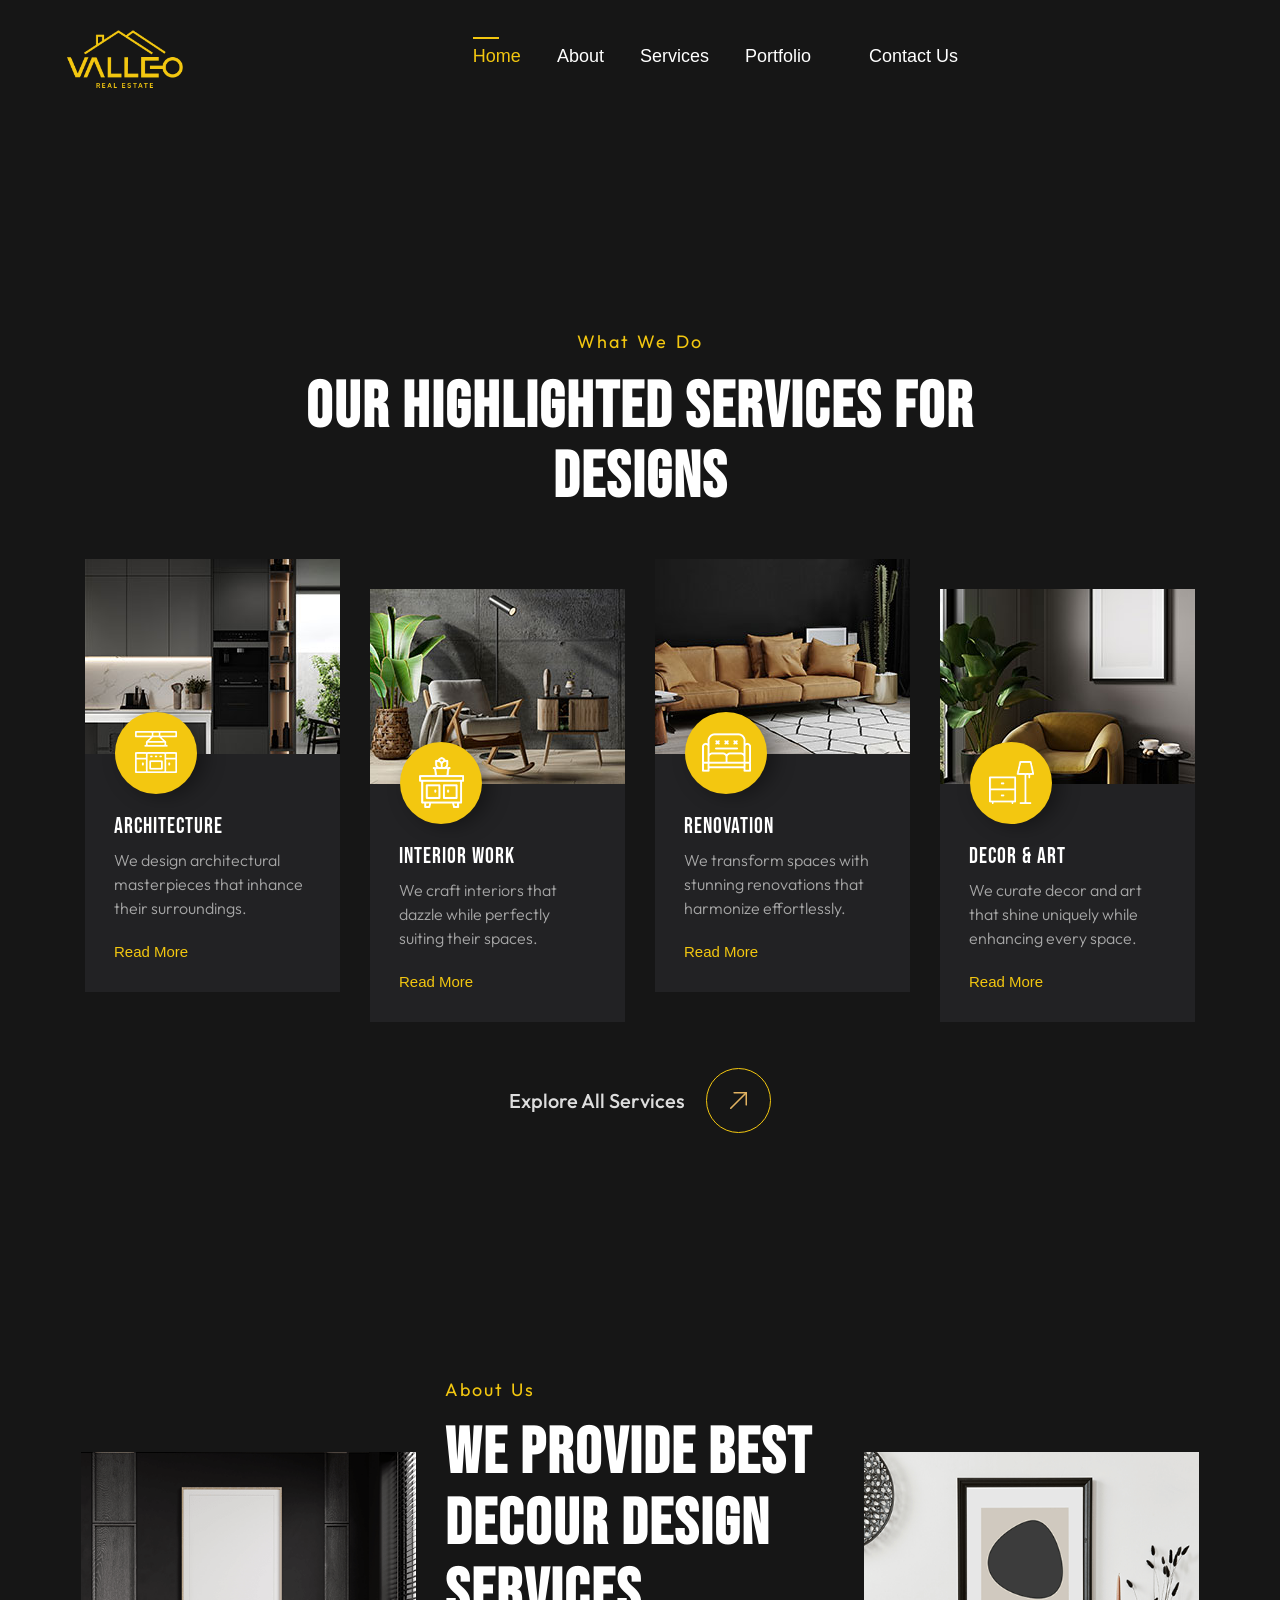
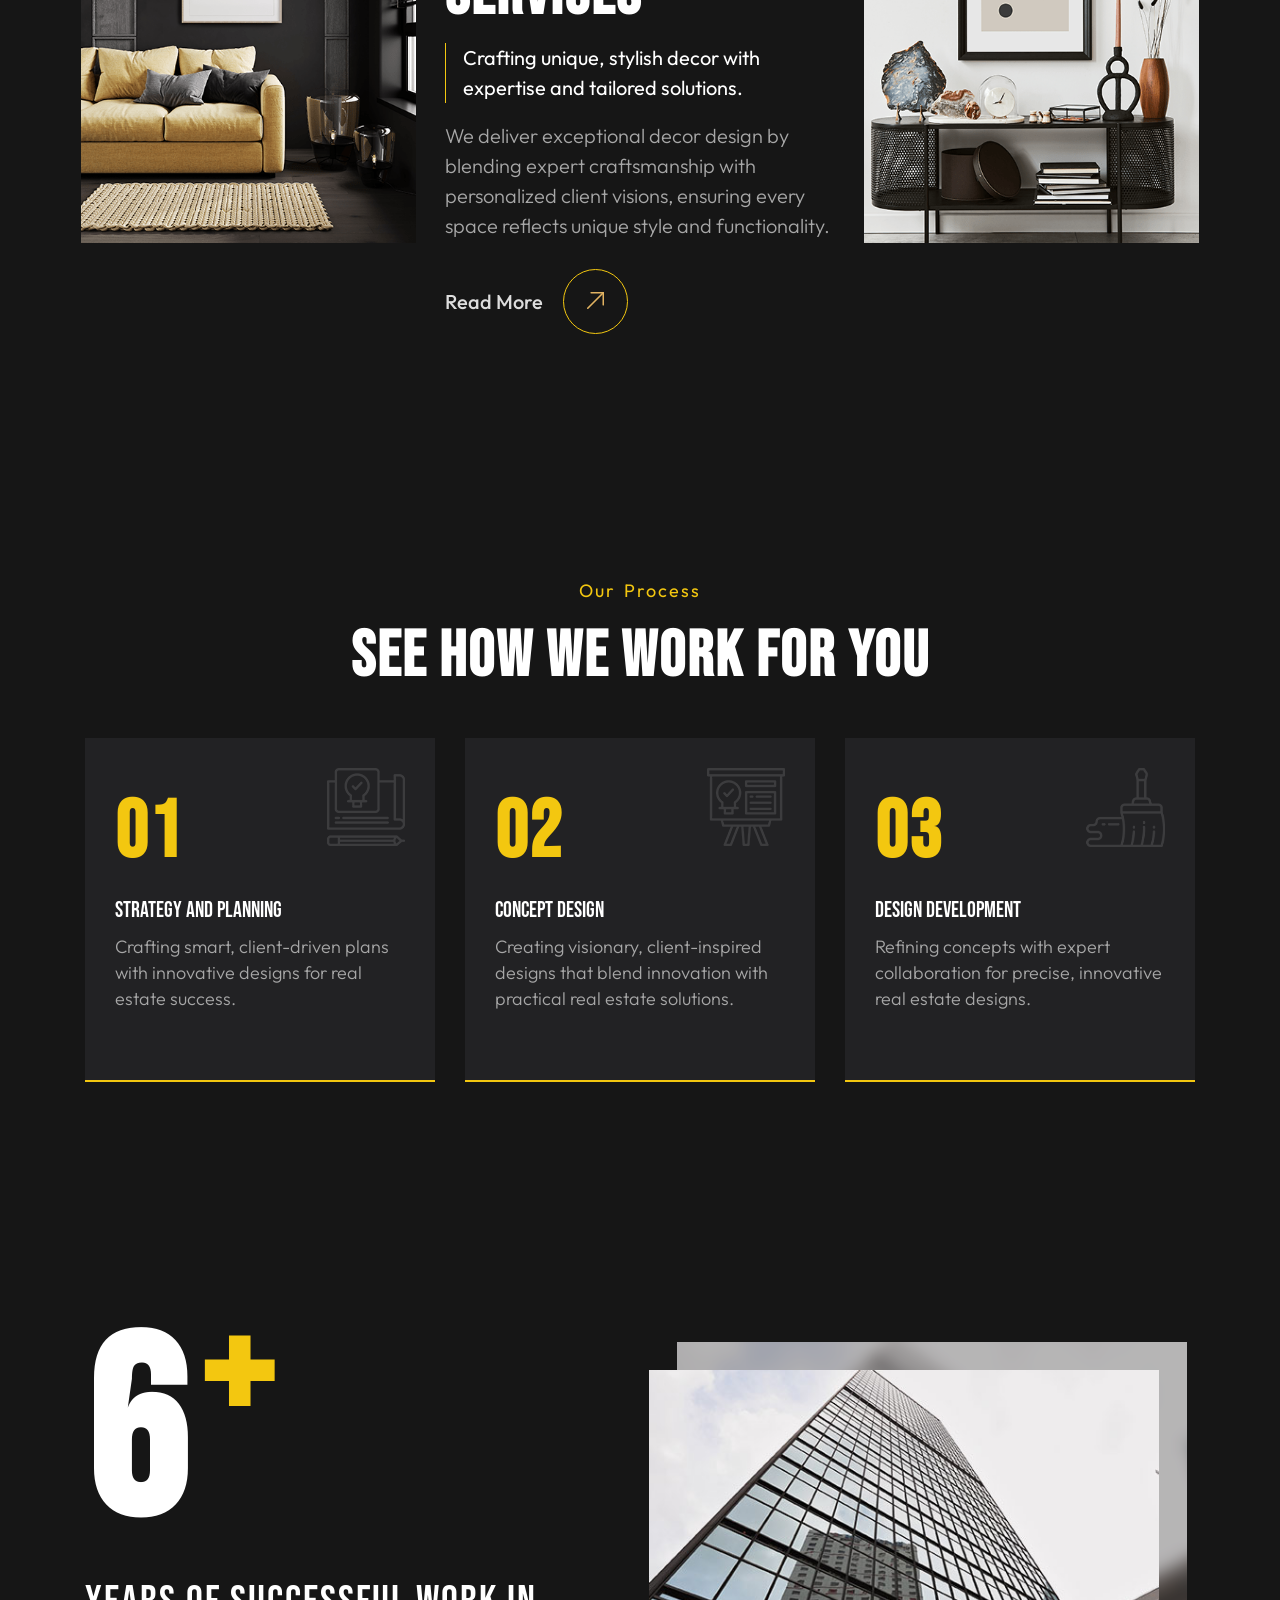
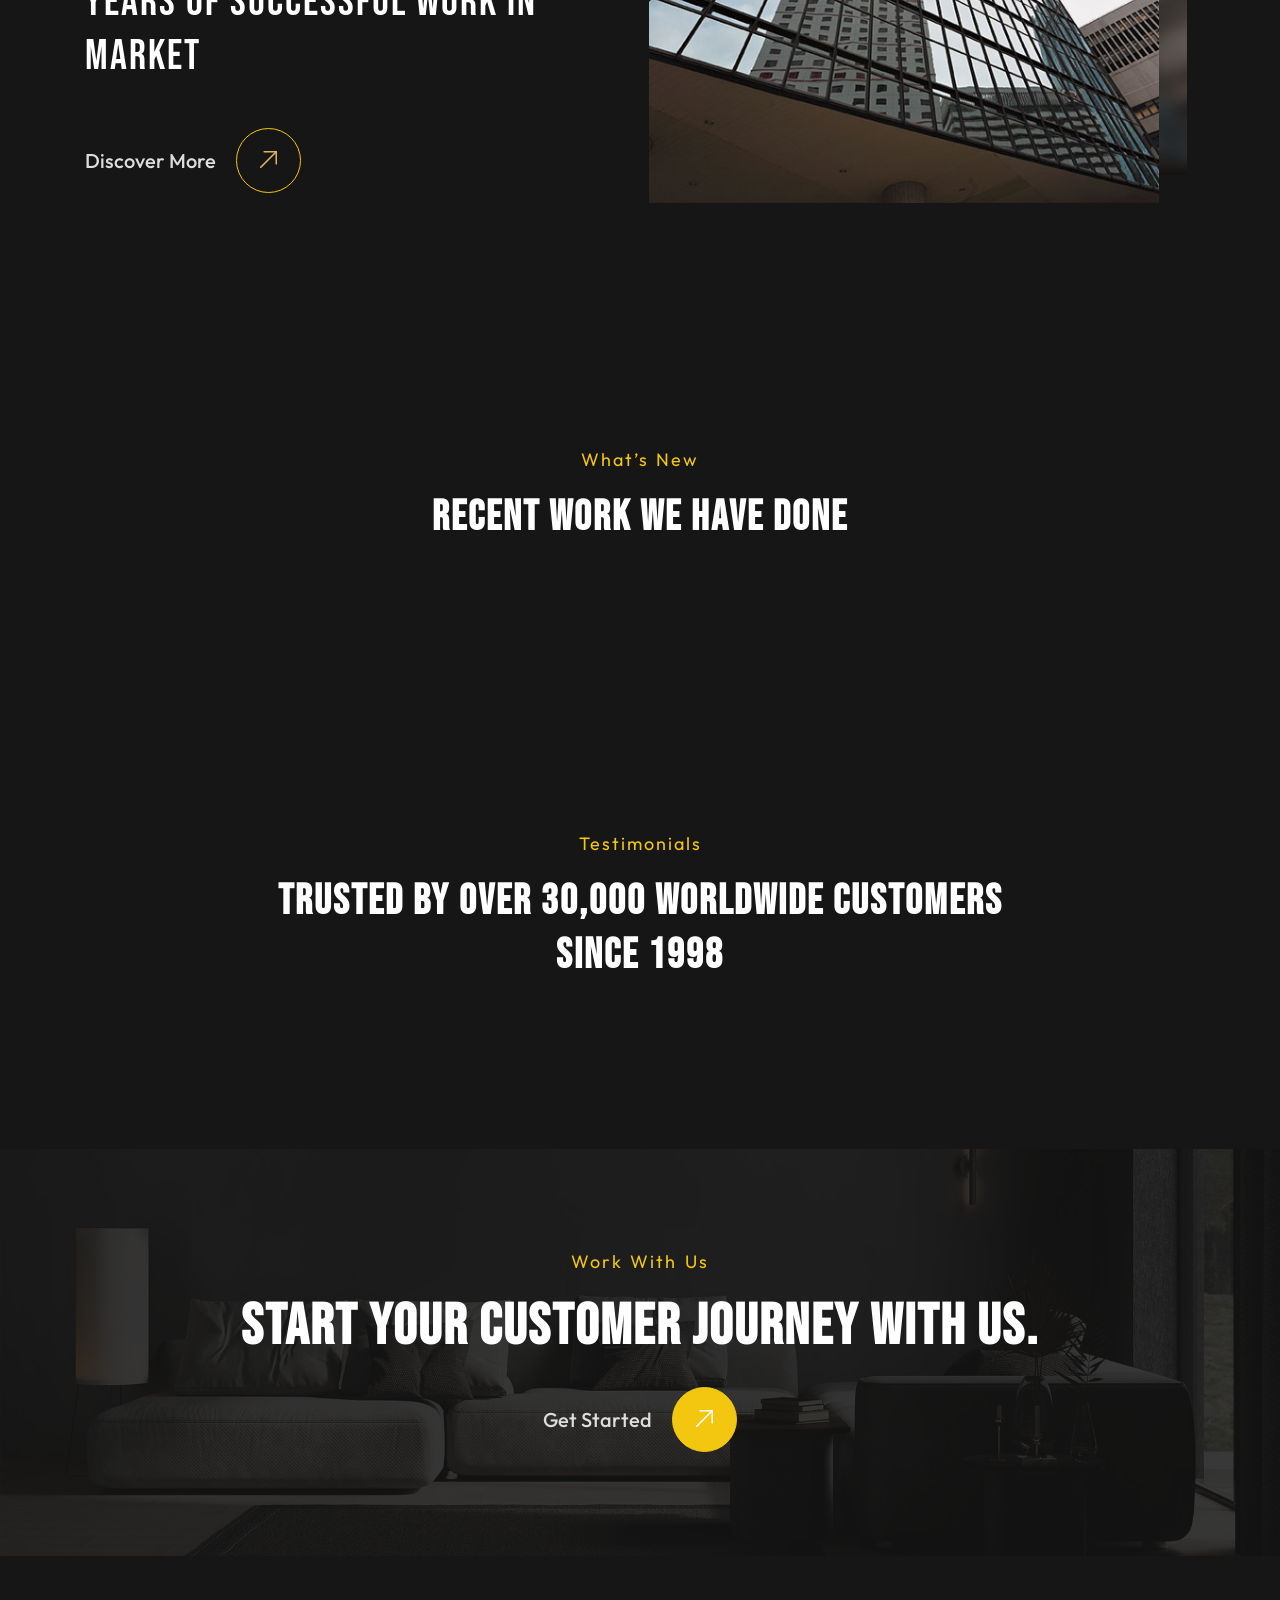
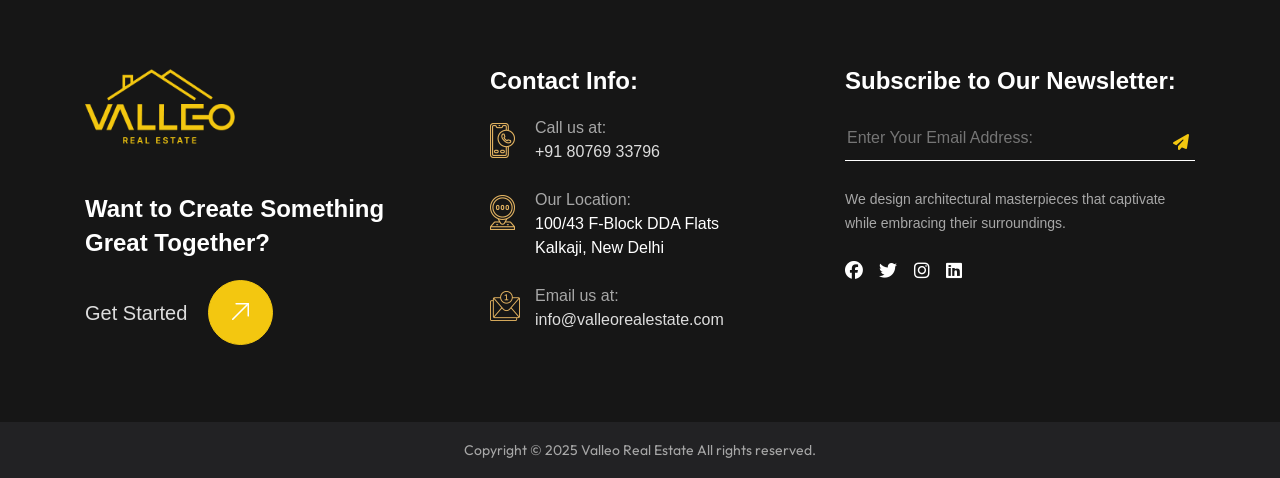
<file: index.html>
<!DOCTYPE html>
<html lang="en">

<head>
    <meta charset="UTF-8">
    <meta name="viewport" content="width=device-width, initial-scale=1">
    <link rel="icon" href="assets/images/valleo_logo.png">
    <!-- Latest compiled and minified CSS -->
    <link href="assets/bootstrap/bootstrap.min.css" rel="stylesheet">
    <link rel="stylesheet" href="assets/js/bootstrap.min.js">
    <!-- Font Awesome link -->
    <link rel="stylesheet" href="https://cdnjs.cloudflare.com/ajax/libs/font-awesome/6.7.2/css/all.min.css">
    <!-- StyleSheet link CSS -->
    <link href="assets/css/style.css" rel="stylesheet" type="text/css">
    <link href="assets/css/custom-style.css" rel="stylesheet" type="text/css">
    <link href="assets/css/special-classes.css" rel="stylesheet" type="text/css">
    <link href="assets/css/responsive.css" rel="stylesheet" type="text/css">
    <link rel="stylesheet" href="assets/css/owl.carousel.min.css">
    <link rel="stylesheet" href="assets/css/owl.theme.default.min.css">
    <title>Valleo</title>
</head>

<body>
    <!-- Header  -->
    <div class="banner_outer">
        <header class="header">
            <div class="main-header">
                <div class="container-fluid">
                    <nav class="navbar navbar-expand-lg navbar-light">
                        <a class="navbar-brand" href="index.html">
                            <figure class="mb-0 banner-logo"><img src="assets/images/valleo_logo.png" alt=""
                                    class="img-fluid-logo">
                            </figure>
                        </a>
                        <button class="navbar-toggler collapsed" type="button" data-toggle="collapse"
                            data-target="#navbarSupportedContent" aria-controls="navbarSupportedContent"
                            aria-expanded="false" aria-label="Toggle navigation">
                            <span class="navbar-toggler-icon"></span>
                            <span class="navbar-toggler-icon"></span>
                            <span class="navbar-toggler-icon"></span>
                        </button>
                        <div class="collapse navbar-collapse" id="navbarSupportedContent">
                            <ul class="navbar-nav mx-auto">
                                <li class="nav-item active">
                                    <a class="nav-link" href="index.html">Home</a>
                                </li>
                                <li class="nav-item">
                                    <a class="nav-link" href="about.html">About</a>
                                </li>
                                <li class="nav-item">
                                    <a class="nav-link" href="service.html">Services</a>
                                </li>
                                <li class="nav-item">
                                    <a class="nav-link" href="portfolio.html">Portfolio</a>
                                </li>
                                <li class="nav-space nav-item">
                                    <div class="contact-button">
                                        <a class="contact_us text-decoration-none" href="contact.html">Contact Us</a>
                                    </div>
                                </li>
                            </ul>
                        </div>
                    </nav>
                </div>
            </div>
        </header>
        <section class="banner-section">
            <div class="container-fluid">
                <div class="row">
                    <div class="owl-carousel owl-theme">
                        <div class="item">
                            <div class="banner_content">
                                <div class="content">
                                    <h1>We create buildings that stand out by <br> fitting it</h1>
                                    <p>Welcome to Valleo, your premier destination for all things real estate. Discover
                                        your dream home with our user-friendly interface and extensive property
                                        listings.</p>
                                    <div class="discover-button">
                                        <a class="discover_more text-decoration-none" href="about.html">Discover
                                            More</a>
                                        <a class="image-button text-decoration-none" href="about.html">
                                            <figure class="arrow mb-0">
                                                <img src="assets/images/arrow.png" alt="" class="img-fluid">
                                            </figure>
                                        </a>
                                    </div>
                                </div>
                            </div>
                        </div>
                        <div class="item">
                            <div class="banner_content">
                                <div class="content">
                                    <h1>We construct properties that excel and harmonize beautifully</h1>
                                    <p>Welcome to Valleo, your premier destination for all things real estate. Discover
                                        your dream home with our user-friendly interface and extensive property
                                        listings.</p>
                                    <div class="discover-button">
                                        <a class="discover_more text-decoration-none" href="about.html">Discover
                                            More</a>
                                        <a class="image-button text-decoration-none" href="about.html">
                                            <figure class="arrow mb-0">
                                                <img src="assets/images/arrow.png" alt="" class="img-fluid">
                                            </figure>
                                        </a>
                                    </div>
                                </div>
                            </div>
                        </div>
                        <div class="item">
                            <div class="banner_content">
                                <div class="content">
                                    <h1>We craft structures that shine while blending seamlessly</h1>
                                    <p>Welcome to Valleo, your premier destination for all things real estate. Discover
                                        your dream home with our user-friendly interface and extensive property
                                        listings.</p>
                                    <div class="discover-button">
                                        <a class="discover_more text-decoration-none" href="about.html">Discover
                                            More</a>
                                        <a class="image-button text-decoration-none" href="about.html">
                                            <figure class="arrow mb-0">
                                                <img src="assets/images/arrow.png" alt="" class="img-fluid">
                                            </figure>
                                        </a>
                                    </div>
                                </div>
                            </div>
                        </div>
                    </div>
                </div>
            </div>
        </section>
    </div>

    <!-- Services -->
    <section class="service-section">
        <div class="container">
            <div class="row">
                <div class="col-12">
                    <div class="service_content">
                        <h6>What We Do</h6>
                        <h2>Our Highlighted Services for Designs</h2>
                    </div>
                </div>
            </div>
            <div class="row">
                <div class="col-lg-3 col-md-6 col-sm-6 col-12">
                    <div class="box-content">
                        <div class="upper_portion">
                            <figure class="image mb-0">
                                <img src="assets/images/service-image1.jpg" class="article_img" alt="">
                            </figure>
                            <div class="image_content">
                                <figure class="mb-0 service-icon">
                                    <img src="assets/images/service-icon1.png" alt="" class="img-fluid">
                                </figure>
                            </div>
                        </div>
                        <div class="lower_portion_wrapper">
                            <div class="lower_portion">
                                <h5 class="text-white">Architecture</h5>
                                <p class="text-size-16">We design architectural masterpieces that
                                    inhance their surroundings.</p>
                                <a class="read_more text-decoration-none" href="service.html">Read More</a>
                            </div>
                        </div>
                    </div>
                </div>
                <div class="col-lg-3 col-md-6 col-sm-6 col-12">
                    <div class="top-space">
                        <div class="box-content">
                            <div class="upper_portion">
                                <figure class="image mb-0">
                                    <img src="assets/images/service-image2.jpg" class="article_img" alt="">
                                </figure>
                                <div class="image_content">
                                    <figure class="mb-0 service-icon">
                                        <img src="assets/images/service-icon2.png" alt="" class="img-fluid">
                                    </figure>
                                </div>
                            </div>
                            <div class="lower_portion_wrapper">
                                <div class="lower_portion">
                                    <h5 class="text-white">Interior Work</h5>
                                    <p class="text-size-16">We craft interiors that dazzle while perfectly suiting their
                                        spaces.</p>
                                    <a class="read_more text-decoration-none" href="service.html">Read More</a>
                                </div>
                            </div>
                        </div>
                    </div>
                </div>
                <div class="col-lg-3 col-md-6 col-sm-6 col-12">
                    <div class="box-content">
                        <div class="upper_portion">
                            <figure class="image mb-0">
                                <img src="assets/images/service-image3.jpg" class="article_img" alt="">
                            </figure>
                            <div class="image_content">
                                <figure class="mb-0 service-icon">
                                    <img src="assets/images/service-icon3.png" alt="" class="img-fluid">
                                </figure>
                            </div>
                        </div>
                        <div class="lower_portion_wrapper">
                            <div class="lower_portion">
                                <h5 class="text-white">Renovation</h5>
                                <p class="text-size-16">We transform spaces with stunning renovations that harmonize
                                    effortlessly.</p>
                                <a class="read_more text-decoration-none" href="service.html">Read More</a>
                            </div>
                        </div>
                    </div>
                </div>
                <div class="col-lg-3 col-md-6 col-sm-6 col-12">
                    <div class="top-space">
                        <div class="box-content">
                            <div class="upper_portion">
                                <figure class="image mb-0">
                                    <img src="assets/images/service-image4.jpg" class="article_img" alt="">
                                </figure>
                                <div class="image_content">
                                    <figure class="mb-0 service-icon">
                                        <img src="assets/images/service-icon4.png" alt="" class="img-fluid">
                                    </figure>
                                </div>
                            </div>
                            <div class="lower_portion_wrapper">
                                <div class="lower_portion">
                                    <h5 class="text-white">Decor & Art</h5>
                                    <p class="text-size-16">We curate decor and art that shine uniquely while enhancing
                                        every space.</p>
                                    <a class="read_more text-decoration-none" href="service.html">Read More
                                    </a>
                                </div>
                            </div>
                        </div>
                    </div>
                </div>
            </div>
            <div class="explore-button">
                <a class="explore text-decoration-none" href="service.html">Explore All Services</a>
                <a class="image-button text-decoration-none" href="service.html">
                    <figure class="arrow mb-0">
                        <img src="assets/images/arrow.png" alt="" class="img-fluid">
                    </figure>
                </a>
            </div>
        </div>
    </section>

    <!-- About us -->
    <section class="about-section">
        <div class="container">
            <div class="row">
                <div class="col-lg-4 col-md-6 col-sm-6 col-12 order-md-1 order-2">
                    <div class="about_wrapper">
                        <figure class="about-image1 mb-0" >
                            <img src="assets/images/about-image1.png" alt="" class="img-fluid">
                        </figure>
                    </div>
                </div>
                <div class="col-lg-4 col-md-6 col-sm-12 col-12 order-md-2 order-3">
                    <div class="about_content" >
                        <h6>About Us</h6>
                        <h2>We Provide Best Decour Design Services</h2>
                        <h5 class="text-white">Crafting unique, stylish decor with expertise and tailored solutions.
                        </h5>
                        <p>We deliver exceptional decor design by blending expert craftsmanship with personalized client
                            visions, ensuring every space reflects unique style and functionality.</p>
                        <div class="about-button">
                            <a class="read_more text-decoration-none" href="about.html">Read More</a>
                            <a class="image-button text-decoration-none" href="about.html">
                                <figure class="arrow mb-0">
                                    <img src="assets/images/arrow.png" alt="" class="img-fluid">
                                </figure>
                            </a>
                        </div>
                    </div>
                </div>
                <div class="col-lg-4 col-md-6 col-sm-6 col-12 order-md-3 order-2">
                    <div class="about_wrapper">
                        <figure class="about-image2 mb-0">
                            <img src="assets/images/about-image2.png" alt="" class="img-fluid">
                        </figure>
                    </div>
                </div>
            </div>
        </div>
    </section>

    <!-- Process -->
    <section class="process-section">
        <div class="container">
            <div class="row">
                <div class="col-12">
                    <div class="process_content">
                        <h6>Our Process</h6>
                        <h2>See How We Work For You</h2>
                    </div>
                </div>
            </div>
            <div class="row">
                <div class="col-lg-4 col-md-4 col-sm-6 col-12">
                    <div class="box-content">
                        <figure class="icon mb-0">
                            <img src="assets/images/process-icon1.png" class="img-fluid" alt="">
                        </figure>
                        <span>01</span>
                        <h5 class="text-white">Strategy and Planning</h5>
                        <p class="text-size-18 mb-0">Crafting smart, client-driven plans with innovative designs for
                            real estate success.</p>
                    </div>
                </div>
                <div class="col-lg-4 col-md-4 col-sm-6 col-12">
                    <div class="box-content">
                        <figure class="icon mb-0">
                            <img src="assets/images/process-icon2.png" class="img-fluid" alt="">
                        </figure>
                        <span>02</span>
                        <h5 class="text-white">Concept Design</h5>
                        <p class="text-size-18 mb-0">Creating visionary, client-inspired designs that blend innovation
                            with practical real estate solutions.</p>
                    </div>
                </div>
                <div class="col-lg-4 col-md-4 col-sm-6 col-12">
                    <div class="box-content">
                        <figure class="icon mb-0">
                            <img src="assets/images/process-icon3.png" class="img-fluid" alt="">
                        </figure>
                        <span>03</span>
                        <h5 class="text-white">Design Development</h5>
                        <p class="text-size-18 mb-0">Refining concepts with expert collaboration for precise, innovative
                            real estate designs.</p>
                    </div>
                </div>
            </div>
        </div>
    </section>

    <!-- Successful work -->
    <section class="work-section">
        <div class="container">
            <div class="row">
                <div class="col-lg-6 col-md-6 col-sm-12 col-12">
                    <div class="work_content">
                        <div class="year">
                            <span class="value counter">10</span>
                            <sup class="mb-0 plus">+</sup>
                        </div>
                        <h2>Years of Successful Work in Market</h2>
                        <div class="discover-button">
                            <a class="discover_more text-decoration-none" href="portfolio.html">Discover More</a>
                            <a class="image-button text-decoration-none" href="portfolio.html">
                                <figure class="arrow mb-0">
                                    <img src="assets/images/arrow.png" alt="" class="img-fluid">
                                </figure>
                            </a>
                        </div>
                    </div>
                </div>
                <div class="col-lg-6 col-md-6 col-sm-12 col-12">
                    <div class="work_wrapper">
                        <figure class="work-image mb-0">
                            <img src="assets/images/work-image.jpg" alt="" class="img-fluid">
                        </figure>
                        <figure class="work-imagebackground mb-0" >
                            <img src="assets/images/work-imagebackground.jpg" alt="" class="img-fluid">
                        </figure>
                    </div>
                </div>
            </div>
        </div>
    </section>

    <!-- Recent work -->
    <section class="recentwork-section">
        <div class="container-fluid">
            <div class="recentwork-row">
                <div class="col-12">
                    <div class="recentwork_content">
                        <h6>What’s New</h6>
                        <h2>Recent Work We Have Done</h2>
                    </div>
                </div>
            </div>
            <div class="recentwork-carousel owl-carousel">
                <div class="item">
                    <div class="image">
                        <figure class="recentwork-image mb-0">
                            <img src="assets/images/recentwork-image1.jpg" class="img-fluid" alt="">
                        </figure>
                        <div class="box-content">
                            <div class="content">
                                <span class="text-white text-size-16">Interior – Luxury Living</span>
                                <h4 class="text-white">Kawa - Glamorous Penthouse</h4>
                                <a class="text-decoration-none" href="portfolio.html">
                                    <figure class="arrow mb-0">
                                        <img src="assets/images/arrow.png" alt="" class="img-fluid">
                                    </figure>
                                </a>
                            </div>
                        </div>
                    </div>
                </div>
                <div class="item">
                    <div class="image">
                        <figure class="recentwork-image mb-0">
                            <img src="assets/images/recentwork-image2.jpg" class="img-fluid" alt="">
                        </figure>
                        <div class="box-content">
                            <div class="content">
                                <span class="text-white text-size-16">Interior – Luxury Living</span>
                                <h4 class="text-white">Kawa - Glamorous Penthouse</h4>
                                <a class="text-decoration-none" href="portfolio.html">
                                    <figure class="arrow mb-0">
                                        <img src="assets/images/arrow.png" alt="" class="img-fluid">
                                    </figure>
                                </a>
                            </div>
                        </div>
                    </div>
                </div>
                <div class="item">
                    <div class="image">
                        <figure class="recentwork-image mb-0">
                            <img src="assets/images/recentwork-image3.jpg" class="img-fluid" alt="">
                        </figure>
                        <div class="box-content">
                            <div class="content">
                                <span class="text-white text-size-16">Interior – Luxury Living</span>
                                <h4 class="text-white">Kawa - Glamorous Penthouse</h4>
                                <a class="text-decoration-none" href="portfolio.html">
                                    <figure class="arrow mb-0">
                                        <img src="assets/images/arrow.png" alt="" class="img-fluid">
                                    </figure>
                                </a>
                            </div>
                        </div>
                    </div>
                </div>
            </div>
        </div>
    </section>

    <!-- Testimonial -->
    <section class="testimonial-section">
        <div class="container">
            <div class="row">
                <div class="col-12">
                    <div class="testimonial_content" >
                        <h6>Testimonials</h6>
                        <h2>Trusted By Over 30,000 Worldwide Customers <br> Since 1998</h2>
                    </div>
                </div>
            </div>
            <div class="row">
                <div class="owl-carousel owl-theme">
                    <div class="item">
                        <div class="box">
                            <div class="image">
                                <figure class="testimonial-image mb-0">
                                    <img src="assets/images/testimonial-image1.png" class="img-fluid" alt="">
                                </figure>
                                <figure class="quote-icon mb-0">
                                    <img src="assets/images/quote-icon.png" class="img-fluid" alt="">
                                </figure>
                            </div>
                            <div class="box-content">
                                <p class="text-size-18">I recently worked with Valleo to renovate my outdated home, and
                                    the results have been nothing short of extraordinary.</p>
                                <ul class="list-unstyled mb-0">
                                    <li><a href="#"><i class="fa-solid fa-star"></i></a> </li>
                                    <li><a href="#"><i class="fa-solid fa-star"></i></a> </li>
                                    <li><a href="#"><i class="fa-solid fa-star"></i></a> </li>
                                    <li><a href="#"><i class="fa-solid fa-star"></i></a> </li>
                                    <li><a href="#"><i class="fa-solid fa-star"></i></a> </li>
                                </ul>
                                <div class="lower-portion">
                                    <span class="text-white text-size-17">Kevin Andrew</span>
                                    <br>
                                    <span class="text-size-14">Happy Customer</span>
                                    <figure class="quote-image mb-0">
                                        <img src="assets/images/quote-image.png" class="img-fluid" alt="">
                                    </figure>
                                </div>
                            </div>
                        </div>
                    </div>
                    <div class="item">
                        <div class="box">
                            <div class="image">
                                <figure class="testimonial-image mb-0">
                                    <img src="assets/images/testimonial-image2.png" class="img-fluid" alt="">
                                </figure>
                                <figure class="quote-icon mb-0">
                                    <img src="assets/images/quote-icon.png" class="img-fluid" alt="">
                                </figure>
                            </div>
                            <div class="box-content">
                                <p class="text-size-18">Their approach was great they listened my ideas and enhanced
                                    them with innovative and aesthetic while maintaining functionality.</p>
                                <ul class="list-unstyled mb-0">
                                    <li><a href="#"><i class="fa-solid fa-star"></i></a> </li>
                                    <li><a href="#"><i class="fa-solid fa-star"></i></a> </li>
                                    <li><a href="#"><i class="fa-solid fa-star"></i></a> </li>
                                    <li><a href="#"><i class="fa-solid fa-star"></i></a> </li>
                                    <li><a href="#"><i class="fa-solid fa-star"></i></a> </li>
                                </ul>
                                <div class="lower-portion">
                                    <span class="text-white text-size-17">Alina James</span>
                                    <br>
                                    <span class="text-size-14">Happy Customer</span>
                                    <figure class="quote-image mb-0">
                                        <img src="assets/images/quote-image.png" class="img-fluid" alt="">
                                    </figure>
                                </div>
                            </div>
                        </div>
                    </div>
                    <div class="item">
                        <div class="box">
                            <div class="image">
                                <figure class="testimonial-image mb-0">
                                    <img src="assets/images/testimonial-image1.png" class="img-fluid" alt="">
                                </figure>
                                <figure class="quote-icon mb-0">
                                    <img src="assets/images/quote-icon.png" class="img-fluid" alt="">
                                </figure>
                            </div>
                            <div class="box-content">
                                <p class="text-size-18">I recently worked with Valleo to renovate my outdated home, and
                                    the results have been nothing short of extraordinary.</p>
                                <ul class="list-unstyled mb-0">
                                    <li><a href="#"><i class="fa-solid fa-star"></i></a> </li>
                                    <li><a href="#"><i class="fa-solid fa-star"></i></a> </li>
                                    <li><a href="#"><i class="fa-solid fa-star"></i></a> </li>
                                    <li><a href="#"><i class="fa-solid fa-star"></i></a> </li>
                                    <li><a href="#"><i class="fa-solid fa-star"></i></a> </li>
                                </ul>
                                <div class="lower-portion">
                                    <span class="text-white text-size-17">Kevin Andrew</span>
                                    <br>
                                    <span class="text-size-14">Happy Customer</span>
                                    <figure class="quote-image mb-0">
                                        <img src="assets/images/quote-image.png" class="img-fluid" alt="">
                                    </figure>
                                </div>
                            </div>
                        </div>
                    </div>
                    <div class="item">
                        <div class="box">
                            <div class="image">
                                <figure class="testimonial-image mb-0">
                                    <img src="assets/images/testimonial-image2.png" class="img-fluid" alt="">
                                </figure>
                                <figure class="quote-icon mb-0">
                                    <img src="assets/images/quote-icon.png" class="img-fluid" alt="">
                                </figure>
                            </div>
                            <div class="box-content">
                                <p class="text-size-18">Their approach was great they listened my ideas and enhanced
                                    them with innovative and aesthetic while maintaining functionality.</p>
                                <ul class="list-unstyled mb-0">
                                    <li><a href="#"><i class="fa-solid fa-star"></i></a> </li>
                                    <li><a href="#"><i class="fa-solid fa-star"></i></a> </li>
                                    <li><a href="#"><i class="fa-solid fa-star"></i></a> </li>
                                    <li><a href="#"><i class="fa-solid fa-star"></i></a> </li>
                                    <li><a href="#"><i class="fa-solid fa-star"></i></a> </li>
                                </ul>
                                <div class="lower-portion">
                                    <span class="text-white text-size-17">Alina James</span>
                                    <br>
                                    <span class="text-size-14">Happy Customer</span>
                                    <figure class="quote-image mb-0">
                                        <img src="assets/images/quote-image.png" class="img-fluid" alt="">
                                    </figure>
                                </div>
                            </div>
                        </div>
                    </div>
                    <div class="item">
                        <div class="box">
                            <div class="image">
                                <figure class="testimonial-image mb-0">
                                    <img src="assets/images/testimonial-image1.png" class="img-fluid" alt="">
                                </figure>
                                <figure class="quote-icon mb-0">
                                    <img src="assets/images/quote-icon.png" class="img-fluid" alt="">
                                </figure>
                            </div>
                            <div class="box-content">
                                <p class="text-size-18">I recently worked with Valleo to renovate my outdated home, and
                                    the results have been
                                    nothing short of extraordinary.</p>
                                <ul class="list-unstyled mb-0">
                                    <li><a href="#"><i class="fa-solid fa-star"></i></a> </li>
                                    <li><a href="#"><i class="fa-solid fa-star"></i></a> </li>
                                    <li><a href="#"><i class="fa-solid fa-star"></i></a> </li>
                                    <li><a href="#"><i class="fa-solid fa-star"></i></a> </li>
                                    <li><a href="#"><i class="fa-solid fa-star"></i></a> </li>
                                </ul>
                                <div class="lower-portion">
                                    <span class="text-white text-size-17">Kevin Andrew</span>
                                    <br>
                                    <span class="text-size-14">Happy Customer</span>
                                    <figure class="quote-image mb-0">
                                        <img src="assets/images/quote-image.png" class="img-fluid" alt="">
                                    </figure>
                                </div>
                            </div>
                        </div>
                    </div>
                    <div class="item">
                        <div class="box">
                            <div class="image">
                                <figure class="testimonial-image mb-0">
                                    <img src="assets/images/testimonial-image2.png" class="img-fluid" alt="">
                                </figure>
                                <figure class="quote-icon mb-0">
                                    <img src="assets/images/quote-icon.png" class="img-fluid" alt="">
                                </figure>
                            </div>
                            <div class="box-content">
                                <p class="text-size-18">Their approach was great they listened my ideas and enhanced
                                    them with innovative and aesthetic while maintaining functionality.</p>
                                <ul class="list-unstyled mb-0">
                                    <li><a href="#"><i class="fa-solid fa-star"></i></a> </li>
                                    <li><a href="#"><i class="fa-solid fa-star"></i></a> </li>
                                    <li><a href="#"><i class="fa-solid fa-star"></i></a> </li>
                                    <li><a href="#"><i class="fa-solid fa-star"></i></a> </li>
                                    <li><a href="#"><i class="fa-solid fa-star"></i></a> </li>
                                </ul>
                                <div class="lower-portion">
                                    <span class="text-white text-size-17">Alina James</span>
                                    <br>
                                    <span class="text-size-14">Happy Customer</span>
                                    <figure class="quote-image mb-0">
                                        <img src="assets/images/quote-image.png" class="img-fluid" alt="">
                                    </figure>
                                </div>
                            </div>
                        </div>
                    </div>
                </div>
            </div>
        </div>
    </section>

    <!-- Work With Us -->
    <section class="journey-section">
        <div class="container">
            <div class="row">
                <div class="col-12">
                    <div class="journey_content">
                        <h6>Work With Us</h6>
                        <h2>Start Your Customer Journey With Us.</h2>
                    </div>
                    <div class="journey-button">
                        <a class="get_started text-decoration-none" href="contact.html">Get Started</a>
                        <a class="image-button text-decoration-none" href="contact.html">
                            <figure class="arrow mb-0">
                                <img src="assets/images/arrow.png" alt="" class="img-fluid">
                            </figure>
                        </a>
                    </div>
                </div>
            </div>
        </div>
    </section>

    <!-- Footer -->
    <section class="footer-section">
        <div class="container">
            <div class="middle-portion">
                <div class="row">
                    <div class="col-lg-4 col-md-6 col-sm-6 col-12">
                        <div class="logo-content">
                            <a href="index.html">
                                <figure class="footer-logo">
                                    <img src="assets/images/valleo_logo.png" class="img-fluid" alt="" width="150">
                                </figure>
                            </a>
                            <h3 class="text-white">Want to Create Something Great Together?</h3>
                            <div class="footer-button">
                                <a class="get_started text-decoration-none" href="contact.html">Get Started</a>
                                <a class="image-button text-decoration-none" href="contact.html">
                                    <figure class="arrow mb-0">
                                        <img src="assets/images/arrow.png" alt="" class="img-fluid">
                                    </figure>
                                </a>
                            </div>
                        </div>
                    </div>
                    <div class="col-lg-4 col-md-6 col-sm-6 col-12">
                        <div class="links">
                            <h4 class="text-white">Contact Info:</h4>
                            <div class="lower-content">
                                <figure class="icon">
                                    <img src="assets/images/footer-callicon.png" alt="" class="img-fluid">
                                </figure>
                                <div class="content">
                                    <span class="text-size-16">Call us at:</span>
                                    <a class="text-size-16 mb-0 text-decoration-none" href="tel:+91 80769 33796">+91 80769 33796</a>
                                </div>
                            </div>
                            <div class="lower-content">
                                <figure class="icon">
                                    <img src="assets/images/footer-locationicon.png" alt="" class="img-fluid">
                                </figure>
                                <div class="content">
                                    <span class="text-size-16">Our Location:</span>
                                    <p class="text text-size-16">100/43 F-Block DDA Flats Kalkaji, New Delhi</p>
                                </div>
                            </div>
                            <div class="lower-content">
                                <figure class="icon icon3">
                                    <img src="assets/images/footer-emailicon.png" alt="" class="img-fluid">
                                </figure>
                                <div class="content">
                                    <span class="text-size-16">Email us at:</span>
                                    <a href="mailto:info@valleorealestate.com"
                                        class="text-size-16 mb-0 text-decoration-none">info@valleorealestate.com</a>
                                </div>
                            </div>
                        </div>
                    </div>
                    <div class="col-lg-4 col-md-4 col-sm-4 col-12 d-lg-block d-none">
                        <div class="info">
                            <h4 class="text-white">Subscribe to Our Newsletter:</h4>
                            <form method="POST">
                                <div class="form-group">
                                    <input type="text" class="form_style" placeholder="Enter Your Email Address:"
                                        name="email">
                                    <button><i class="send fa-sharp fa-solid fa-paper-plane"></i></button>
                                </div>
                            </form>
                            <div class="text">We design architectural masterpieces that captivate while embracing their surroundings.</div>
                            <!-- <ul class="list-unstyled mb-0">
                            </ul> -->
                            <div class="social-icons position-relative">
                                <ul class="list-unstyled mb-0 p-0 position-absolute">
                                    <li><a href="#" class="text-decoration-none"><i
                                                class="fa-brands fa-facebook social-networks"></i></a></li>
                                    <li><a href="#" class="text-decoration-none"><i
                                                class="fa-brands fa-twitter social-networks"></i></a></li>
                                    <li><a href="#" class="text-decoration-none"><i
                                                class="fa-brands fa-instagram social-networks"></i></a></li>
                                    <li><a href="#" class="text-decoration-none"><i
                                                class="fa-brands fa-linkedin social-networks"></i></a></li>
                                </ul>
                            </div>
                        </div>
                    </div>
                </div>
            </div>
        </div>
        <!-- <figure class="footer-image mb-0">
            <img src="assets/images/footer-rightimage.png" alt="" class="img-fluid">
        </figure> -->
        <!--footer area-->
        <div class="copyright">
            <div class="container">
                <div class="row">
                    <div class="col-12">
                        <p class="text-size-14">Copyright © 2025 Valleo Real Estate All rights reserved.</p>
                    </div>
                </div>
            </div>
        </div>
    </section>


    <!-- Latest compiled JavaScript -->
    <script src="assets/js/jquery-3.6.0.min.js"> </script>
    <script src="assets/js/bootstrap.min.js"> </script>
    <!-- <script src="assets/js/video_link.js"></script> -->
    <!-- <script src="assets/js/video.js"></script> -->
    <script src="assets/js/counter.js"></script>
    <script src="assets/js/owl.carousel.js"></script>
    <script src="assets/js/custom-carousel.js"></script>
    <script src="assets/js/custom.js"></script>
    <!-- <script src="assets/js/animation_links.js"></script> -->
    <!-- <script src="assets/js/animation.js"></script> -->
</body>

</html>
</file>
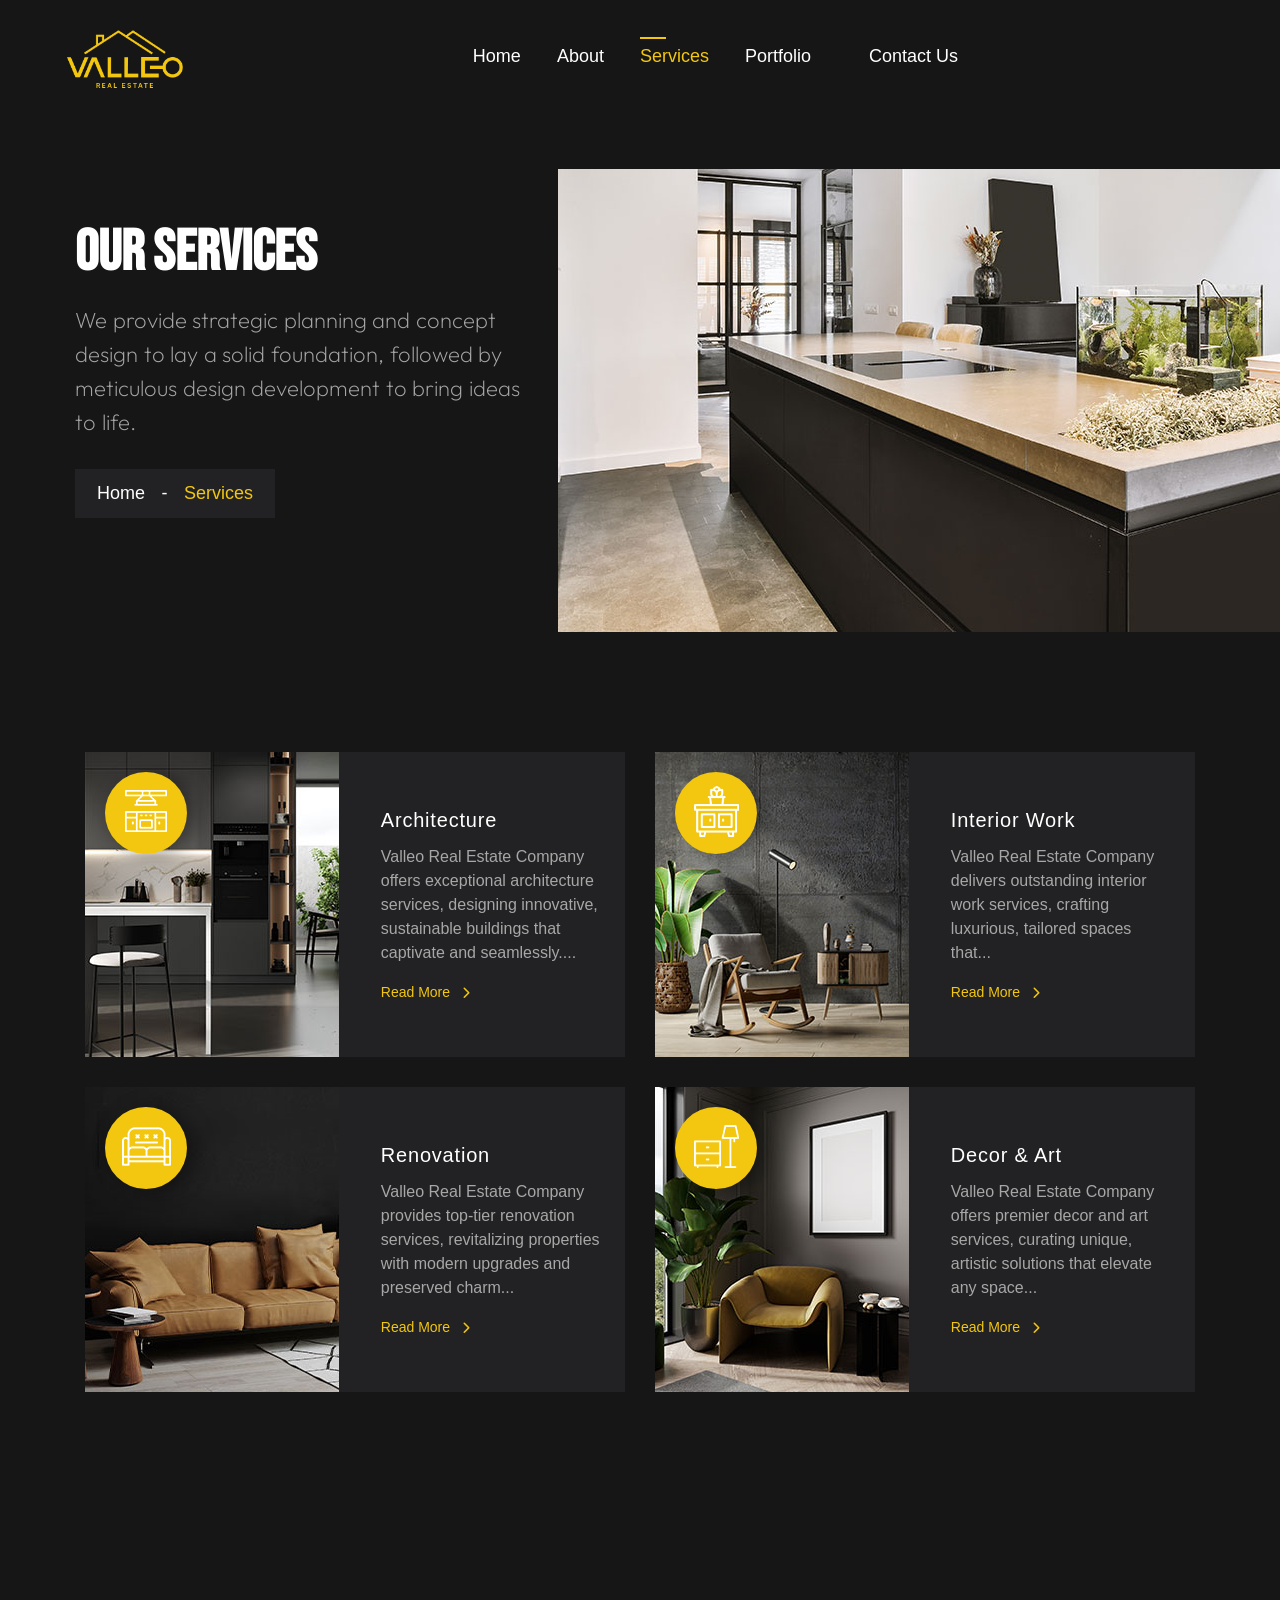
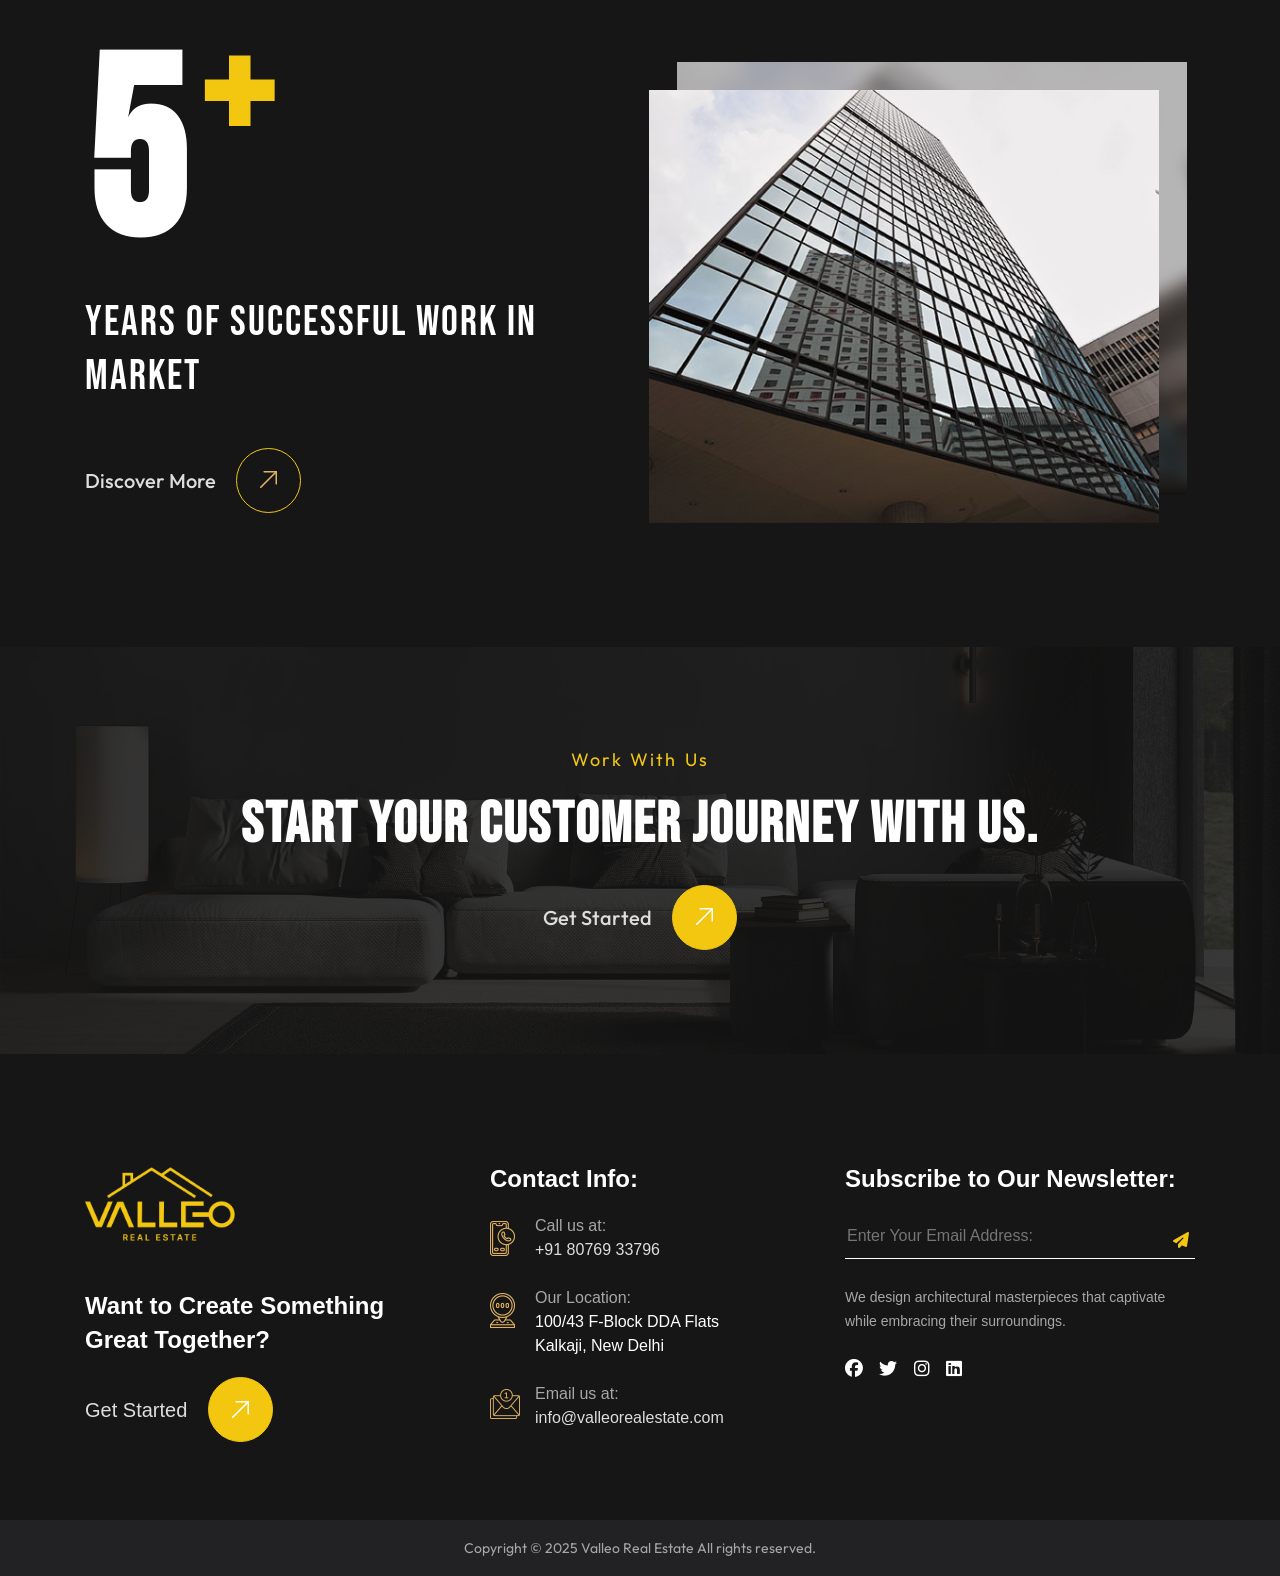
<file: service.html>
<!DOCTYPE html>
<html lang="en">

<head>
    <meta charset="UTF-8">
    <meta name="viewport" content="width=device-width, initial-scale=1">
    <link rel="icon" href="assets/images/valleo_logo.png">
    <!-- Latest compiled and minified CSS -->
    <link href="assets/bootstrap/bootstrap.min.css" rel="stylesheet">
    <link rel="stylesheet" href="assets/js/bootstrap.min.js">
    <!-- Font Awesome link -->
    <link rel="stylesheet" href="https://cdnjs.cloudflare.com/ajax/libs/font-awesome/6.7.2/css/all.min.css">
    <!-- StyleSheet link CSS -->
    <link href="assets/css/style.css" rel="stylesheet" type="text/css">
    <link href="assets/css/custom-style.css" rel="stylesheet" type="text/css">
    <link href="assets/css/special-classes.css" rel="stylesheet" type="text/css">
    <link href="assets/css/responsive.css" rel="stylesheet" type="text/css">
    <link rel="stylesheet" href="assets/css/owl.carousel.min.css">
    <link rel="stylesheet" href="assets/css/owl.theme.default.min.css">
    <!-- <link href="../../unpkg.com/aos%402.3.1/dist/aos.css" rel="stylesheet"> -->
    <title>Valleo</title>
</head>

<body>
    <!-- Sub Banner -->
    <div class="sub-banner">
        <header class="header">
            <div class="main-header">
                <div class="container-fluid">
                    <nav class="navbar navbar-expand-lg navbar-light">
                        <a class="navbar-brand" href="index.html">
                            <figure class="mb-0 banner-logo"><img src="assets/images/valleo_logo.png" alt=""
                                    class="img-fluid-logo">
                            </figure>
                        </a>
                        <!-- <button class="navbar-toggler" type="button" data-toggle="collapse" data-target="#navbarSupportedContent" aria-controls="navbarSupportedContent" aria-expanded="false" aria-label="Toggle navigation">
    <span class="navbar-toggler-icon"></span> </button> -->
                        <button class="navbar-toggler collapsed" type="button" data-toggle="collapse"
                            data-target="#navbarSupportedContent" aria-controls="navbarSupportedContent"
                            aria-expanded="false" aria-label="Toggle navigation">
                            <span class="navbar-toggler-icon"></span>
                            <span class="navbar-toggler-icon"></span>
                            <span class="navbar-toggler-icon"></span>
                        </button>
                        <div class="collapse navbar-collapse" id="navbarSupportedContent">
                            <ul class="navbar-nav mx-auto">
                                <li class="nav-item">
                                    <a class="nav-link" href="index.html">Home</a>
                                </li>
                                <li class="nav-item">
                                    <a class="nav-link" href="about.html">About</a>
                                </li>
                                <li class="nav-item active">
                                    <a class="nav-link" href="service.html">Services</a>
                                </li>
                                <li class="nav-item">
                                    <a class="nav-link" href="portfolio.html">Portfolio</a>
                                </li>
                                <li class="nav-space nav-item">
                                    <div class="contact-button">
                                        <a class="contact_us text-decoration-none" href="contact.html">Contact
                                            Us</a>
                                    </div>
                                </li>
                            </ul>
                            <!-- <form class="form-inline my-2 my-lg-0">
                                <div class="contact-button">
                                    <a class="contact_us text-decoration-none" href="contact.html">Contact Us</a>
                                </div>
                            </form> -->
                        </div>
                    </nav>
                </div>
            </div>
        </header>
        <section class="banner-section">
            <div class="container-fluid">
                <div class="row">
                    <div class="col-lg-5 col-md-12 col-sm-12 col-12 order-lg-1 order-2 banner-column">
                        <div class="banner_content">
                            <div class="content">
                                <h1>Our Services</h1>
                                <p>We provide strategic planning and concept design to lay a solid foundation,
                                    followed by meticulous design development to bring ideas to life.</p>
                                <div class="box">
                                    <span class="mb-0">Home</span>
                                    <span class="mb-0 dash">-</span>
                                    <span class="mb-0 box_span">Services</span>
                                </div>
                            </div>
                        </div>
                    </div>
                    <div class="col-lg-7 col-md-12 col-sm-12 col-12 order-lg-2 order-1">
                        <div class="banner_wrapper">
                            <figure class="sub-bannerimage mb-0">
                                <img src="assets/images/service-bannerimage.jpg" alt="" class="img-fluid">
                            </figure>
                        </div>
                    </div>
                </div>
            </div>
        </section>
    </div>

    <!-- Service -->
    <section class="servicepage-section">
        <div class="container">
            <div class="row">
                <div class="col-lg-6 col-md-6 col-sm-12 col-12">
                    <div class="service-box">
                        <div class="box-image">
                            <figure class="mb-0 servicepage-image">
                                <img src="assets/images/servicepage-image1.jpg" alt="" class="img-fluid">
                            </figure>
                            <div class="image_content">
                                <figure class="mb-0 service-icon">
                                    <img src="assets/images/service-icon1.png" alt="" class="img-fluid">
                                </figure>
                            </div>
                        </div>
                        <div class="box-content">
                            <h5 class="text-white">Architecture</h5>
                            <p class="text-size-16">Valleo Real Estate Company offers exceptional architecture services,
                                designing innovative, sustainable buildings that captivate and seamlessly....</p>
                            <a class="read_more text-decoration-none" href="service-detail.html">Read More
                                <i class="fa-solid fa-chevron-right"></i>
                            </a>
                        </div>
                    </div>
                </div>
                <div class="col-lg-6 col-md-6 col-sm-12 col-12">
                    <div class="service-box">
                        <div class="box-image">
                            <figure class="mb-0 servicepage-image">
                                <img src="assets/images/servicepage-image2.jpg" alt="" class="img-fluid">
                            </figure>
                            <div class="image_content">
                                <figure class="mb-0 service-icon">
                                    <img src="assets/images/service-icon2.png" alt="" class="img-fluid">
                                </figure>
                            </div>
                        </div>
                        <div class="box-content">
                            <h5 class="text-white">Interior Work</h5>
                            <p class="text-size-16">Valleo Real Estate Company delivers outstanding interior work
                                services, crafting luxurious, tailored spaces that...</p>
                            <a class="read_more text-decoration-none" href="service-detail.html">Read More
                                <i class="fa-solid fa-chevron-right"></i>
                            </a>
                        </div>
                    </div>
                </div>
                <div class="col-lg-6 col-md-6 col-sm-12 col-12">
                    <div class="service-box">
                        <div class="box-image">
                            <figure class="mb-0 servicepage-image">
                                <img src="assets/images/servicepage-image3.jpg" alt="" class="img-fluid">
                            </figure>
                            <div class="image_content">
                                <figure class="mb-0 service-icon">
                                    <img src="assets/images/service-icon3.png" alt="" class="img-fluid">
                                </figure>
                            </div>
                        </div>
                        <div class="box-content">
                            <h5 class="text-white">Renovation</h5>
                            <p class="text-size-16">Valleo Real Estate Company provides top-tier renovation services,
                                revitalizing properties with modern upgrades and preserved charm...</p>
                            <a class="read_more text-decoration-none" href="service-detail.html">Read More
                                <i class="fa-solid fa-chevron-right"></i>
                            </a>
                        </div>
                    </div>
                </div>
                <div class="col-lg-6 col-md-6 col-sm-12 col-12">
                    <div class="service-box">
                        <div class="box-image">
                            <figure class="mb-0 servicepage-image">
                                <img src="assets/images/servicepage-image4.jpg" alt="" class="img-fluid">
                            </figure>
                            <div class="image_content">
                                <figure class="mb-0 service-icon">
                                    <img src="assets/images/service-icon4.png" alt="" class="img-fluid">
                                </figure>
                            </div>
                        </div>
                        <div class="box-content">
                            <h5 class="text-white">Decor &amp; Art</h5>
                            <p class="text-size-16">Valleo Real Estate Company offers premier decor and art services,
                                curating unique, artistic solutions that elevate any space...</p>
                            <a class="read_more text-decoration-none" href="service-detail.html">Read More
                                <i class="fa-solid fa-chevron-right"></i>
                            </a>
                        </div>
                    </div>
                </div>
            </div>
        </div>
    </section>

    <!-- Successful work -->
    <section class="work-section">
        <div class="container">
            <div class="row">
                <div class="col-lg-6 col-md-6 col-sm-12 col-12">
                    <div class="work_content">
                        <div class="year">
                            <span class="value counter">10</span>
                            <sup class="mb-0 plus">+</sup>
                        </div>
                        <h2>Years of Successful Work in Market</h2>
                        <div class="discover-button">
                            <a class="discover_more text-decoration-none" href="portfolio.html">Discover More</a>
                            <a class="image-button text-decoration-none" href="portfolio.html">
                                <figure class="arrow mb-0">
                                    <img src="assets/images/arrow.png" alt="" class="img-fluid">
                                </figure>
                            </a>
                        </div>
                    </div>
                </div>
                <div class="col-lg-6 col-md-6 col-sm-12 col-12">
                    <div class="work_wrapper">
                        <figure class="work-image mb-0">
                            <img src="assets/images/work-image.jpg" alt="" class="img-fluid">
                        </figure>
                        <figure class="work-imagebackground mb-0">
                            <img src="assets/images/work-imagebackground.jpg" alt="" class="img-fluid">
                        </figure>
                    </div>
                </div>
            </div>
        </div>
    </section>

    <!-- Work With Us -->
    <section class="journey-section">
        <div class="container">
            <div class="row">
                <div class="col-12">
                    <div class="journey_content">
                        <h6>Work With Us</h6>
                        <h2>Start Your Customer Journey With Us.</h2>
                    </div>
                    <div class="journey-button">
                        <a class="get_started text-decoration-none" href="contact.html">Get Started</a>
                        <a class="image-button text-decoration-none" href="contact.html">
                            <figure class="arrow mb-0">
                                <img src="assets/images/arrow.png" alt="" class="img-fluid">
                            </figure>
                        </a>
                    </div>
                </div>
            </div>
        </div>
    </section>

    <!-- Footer -->
    <section class="footer-section">
        <div class="container">
            <div class="middle-portion">
                <div class="row">
                    <div class="col-lg-4 col-md-6 col-sm-6 col-12">
                        <div class="logo-content">
                            <a href="index.html">
                                <figure class="footer-logo">
                                    <img src="assets/images/valleo_logo.png" class="img-fluid" alt="" width="150">
                                </figure>
                            </a>
                            <h3 class="text-white">Want to Create Something Great Together?</h3>
                            <div class="footer-button">
                                <a class="get_started text-decoration-none" href="contact.html">Get Started</a>
                                <a class="image-button text-decoration-none" href="contact.html">
                                    <figure class="arrow mb-0">
                                        <img src="assets/images/arrow.png" alt="" class="img-fluid">
                                    </figure>
                                </a>
                            </div>
                        </div>
                    </div>
                    <div class="col-lg-4 col-md-6 col-sm-6 col-12">
                        <div class="links">
                            <h4 class="text-white">Contact Info:</h4>
                            <div class="lower-content">
                                <figure class="icon">
                                    <img src="assets/images/footer-callicon.png" alt="" class="img-fluid">
                                </figure>
                                <div class="content">
                                    <span class="text-size-16">Call us at:</span>
                                    <a class="text-size-16 mb-0 text-decoration-none" href="tel:+91 80769 33796">+91
                                        80769 33796</a>
                                </div>
                            </div>
                            <div class="lower-content">
                                <figure class="icon">
                                    <img src="assets/images/footer-locationicon.png" alt="" class="img-fluid">
                                </figure>
                                <div class="content">
                                    <span class="text-size-16">Our Location:</span>
                                    <p class="text text-size-16">100/43 F-Block DDA Flats Kalkaji, New Delhi</p>
                                </div>
                            </div>
                            <div class="lower-content">
                                <figure class="icon icon3">
                                    <img src="assets/images/footer-emailicon.png" alt="" class="img-fluid">
                                </figure>
                                <div class="content">
                                    <span class="text-size-16">Email us at:</span>
                                    <a href="mailto:info@valleorealestate.com"
                                        class="text-size-16 mb-0 text-decoration-none">info@valleorealestate.com</a>
                                </div>
                            </div>
                        </div>
                    </div>
                    <div class="col-lg-4 col-md-4 col-sm-4 col-12 d-lg-block d-none">
                        <div class="info">
                            <h4 class="text-white">Subscribe to Our Newsletter:</h4>
                            <form method="POST">
                                <div class="form-group">
                                    <input type="text" class="form_style" placeholder="Enter Your Email Address:"
                                        name="email">
                                    <button><i class="send fa-sharp fa-solid fa-paper-plane"></i></button>
                                </div>
                            </form>
                            <div class="text">We design architectural masterpieces that captivate while embracing
                                their
                                surroundings.</div>
                            <!-- <ul class="list-unstyled mb-0">
                            </ul> -->
                            <div class="social-icons position-relative">
                                <ul class="list-unstyled mb-0 p-0 position-absolute">
                                    <li><a href="#" class="text-decoration-none"><i
                                                class="fa-brands fa-facebook social-networks"></i></a></li>
                                    <li><a href="#" class="text-decoration-none"><i
                                                class="fa-brands fa-twitter social-networks"></i></a></li>
                                    <li><a href="#" class="text-decoration-none"><i
                                                class="fa-brands fa-instagram social-networks"></i></a></li>
                                    <li><a href="#" class="text-decoration-none"><i
                                                class="fa-brands fa-linkedin social-networks"></i></a></li>
                                </ul>
                            </div>
                        </div>
                    </div>
                </div>
            </div>
        </div>
        <!-- <figure class="footer-image mb-0">
            <img src="assets/images/footer-rightimage.png" alt="" class="img-fluid">
        </figure> -->
        <!--footer area-->
        <div class="copyright">
            <div class="container">
                <div class="row">
                    <div class="col-12">
                        <p class="text-size-14">Copyright © 2025 Valleo Real Estate All rights reserved.</p>
                    </div>
                </div>
            </div>
        </div>
    </section>

    <!-- Latest compiled JavaScript -->
    <script src="assets/js/jquery-3.6.0.min.js"> </script>
    <script src="assets/js/bootstrap.min.js"> </script>
    <script src="assets/js/video_link.js"></script>
    <script src="assets/js/video.js"></script>
    <script src="assets/js/counter.js"></script>
    <script src="assets/js/owl.carousel.js"></script>
    <script src="assets/js/custom-carousel.js"></script>
    <script src="assets/js/custom.js"></script>
    <script src="assets/js/animation_links.js"></script>
    <script src="assets/js/animation.js"></script>
</body>


</html>
</file>
<file: assets/css/style.css>
/*
1. Body
2. Header
3. Banner Section
4. Services Section
5. About us  Section
6. Our process Section
7. Success Section
8. What's new Section
9. Testimonials Section
10. Work with us Section
11. Footer Section
*/

@import url('https://fonts.googleapis.com/css2?family=Barlow&family=Bebas+Neue&family=Outfit:wght@100..900&family=Rajdhani:wght@600;700&display=swap');
@import url('https://fonts.googleapis.com/css2?family=Syne:wght@400;500;600;700&amp;display=swap');


:root {
    --e-global-color-primary: #ffffff;
    --e-global-color-secondary: #F3C710;
    --e-global-color-text: #a7a7a7;
    --e-global-color-accent: #F3C710;
    --e-global-color-very-dark-mostly-black-blue: #222224;
    --e-global-color-very-dark-grayish-blue: #5c5c5e;
    --e-global-color-very-dark-gray: #464646;
    --e-global-color-white: #ffffff;
    --e-global-color-black: #161616;
}

/* body {
    font-family: 'Syne', sans-serif;
} */

.h1,
h1 {
    font-size: 100px;
    /* line-height: 80px; */
    font-weight: 600;
    color: var(--e-global-color-primary);
    font-family: "Bebas Neue";
}

.h2,
h2 {
    font-size: 46px;
    line-height: 58px;
    font-weight: 600;
    color: var(--e-global-color-primary);
}

.h3,
h3 {
    font-size: 24px;
    line-height: 34px;
    font-weight: 600;
}

.h4,
h4 {
    font-size: 24px;
    line-height: 30px;
    font-weight: 700;
}

.h5,
h5 {
    font-size: 20px;
    line-height: 30px;
    font-weight: 500;
}

.h6,
h6 {
    font-size: 18px;
    line-height: 26px;
    font-weight: 400;
    letter-spacing: 2.0px;
    word-spacing: 1.2px;
    color: var(--e-global-color-secondary);
}

p {
    font-size: 20px;
    line-height: 30px;
    font-weight: 400;
    color: var(--e-global-color-text);
    /* font-family: Outfit, sans-serif; */
}

.text-size-18 {
    font-size: 18px;
    line-height: 26px;
    font-family: Outfit, sans-serif;
}

.text-size-16 {
    font-size: 16px;
    line-height: 24px;
}

.text-size-17 {
    font-size: 16px;
    line-height: 24px;
    font-family: "Bebas Neue";
    letter-spacing: 2px;
}

.text-size-14 {
    font-size: 14px;
    line-height: 26px;
    font-family: Outfit, sans-serif;
}

























/* Home Page Style */

.banner_outer {
    background-color: var(--e-global-color-black);
}

.banner_outer .light-image {
    position: absolute;
    top: 0;
    left: 28px;
}

.banner_outer .header {
    padding: 0 216px;
    position: relative;
}

.navbar-collapse ul {
    align-items: center;
    display: inherit;
}

.navbar-nav .nav-item a {
    font-size: 18px;
    line-height: 22px;
    font-weight: 400;
    position: relative;
    color: var(--e-global-color-white) !important;
    transition: all 0.3s ease-in-out;
}

.navbar-nav .nav-item a:hover {
    color: var(--e-global-color-secondary) !important;
    background-color: transparent;
}

.navbar-nav li:hover>a:before {
    content: "";
    position: absolute;
    top: 0;
    left: 8px;
    right: 0;
    height: 2px;
    width: 26px;
    z-index: 1;
    background-color: var(--e-global-color-accent);
}

.navbar-nav .dropdown li:hover>a:before {
    display: none;
}

.navbar-nav li:last-child:hover>a:before {
    display: none;
}

.navbar-nav .active>a {
    color: var(--e-global-color-secondary) !important;
}

.navbar-nav li.active>a:before {
    content: "";
    height: 2px;
    width: 26px;
    background-color: var(--e-global-color-accent);
    position: absolute;
    top: 0;
    left: 8px;
    z-index: 1;
    right: 0;
    transition: all 0.3s ease-in-out;
}

.navbar-nav li:last-child.active>a:before {
    display: none;
}

.navbar-brand {
    margin-left: 0;
    margin-right: 0;
    padding-top: 0;
    padding-bottom: 0;
}

.navbar {
    position: relative;
    padding: 30px 0;
    z-index: 1;
}

.navbar-nav li {
    margin: 0 20px;
}

.navbar-nav {
    /* padding-left: 215px; */
    margin-top: -6px;
}

.navbar-nav li:first-child {
    margin-left: 0;
}

.navbar-nav li:last-child {
    margin-right: 0px;
    padding-right: 0;
}

.navbar-nav .contact_us {
    margin-left: 19.5rem;
    /* margin-top: 2rem; */
    font-size: 18px !important;
    line-height: 26px !important;
    font-weight: 500 !important;
    margin-right: 16px;
}

.navbar-nav .contact-button:hover .contact_us {
    color: var(--e-global-color-accent) !important;
}

.navbar-nav .contact-button .image-button {
    display: inline-block;
}

.navbar-nav .contact-button .arrow {
    position: relative;
    border: 1px solid var(--e-global-color-accent);
    background: var(--e-global-color-accent);
    width: 50px;
    height: 50px;
    line-height: 60px;
    text-align: center;
    border-radius: 100px;
    transition: all 0.3s ease-in-out;
    top: -4px;
    /* right: 0;
    left: 0;
    margin: auto; */
}

.navbar-nav .contact-button .arrow img {
    filter: brightness(0) invert(1);
    transition: all 0.3s ease-in-out;
}

.navbar-nav .contact-button:hover .arrow {
    background: transparent;
    border: 1px solid var(--e-global-color-accent);
}

.navbar-nav .contact-button:hover .arrow img {
    filter: none;
}

.navbar-nav .active>.contact-button .contact_us {
    color: var(--e-global-color-accent) !important;
}

.navbar-nav .active>.contact-button .arrow {
    background: transparent;
    border: 1px solid var(--e-global-color-accent);
}

.navbar-nav .active>.contact-button .arrow img {
    filter: none;
}

/* .navbar-nav .dropdown {
    margin: 0 8px 0 30px;
} */

.navbar-nav .nav-item .dropdown-item {
    color: var(--e-global-color-black) !important;
    transition: all 0.3s ease-in-out;
}

.navbar-nav .nav-item .dropdown-item:hover {
    color: var(--e-global-color-white) !important;
    background-color: var(--e-global-color-accent) !important;
    transition: all 0.3s ease-in-out;
}

.navbar-nav .drop-down-pages .active>a {
    color: var(--e-global-color-white) !important;
    background-color: var(--e-global-color-accent) !important;
}

/* .navbar-collapse .drop-down-pages {
    text-align: left;
    margin-left: 0;
} */

.navbar-nav .dropdown-menu {
    background-color: var(--e-global-color-white);
    position: absolute;
    left: -20px;
    top: 45px;
    padding: 0;
    border: none;
    border-radius: 0;
    box-shadow: 1px 1px 30px rgb(0 0 0 / 20%);
}

.navbar-nav .drop-down-pages li {
    margin: 0;
}

.navbar-nav .drop-down-pages .nav-item a {
    font-size: 18px;
    line-height: 22px;
    font-weight: 400;
    padding: 12px 20px;
    margin-top: 0;
}

.navbar-expand-lg .drop-down-pages .nav-link {
    padding-left: 0px;
}

.navbar-nav .drop-down-pages li:last-child {
    margin-left: 0;
}

.banner_outer .social-icons {
    margin-left: 232px;
    top: 135px;
    z-index: 1;
    /* text-decoration: none; */
}

.banner_outer .social-icons .line {
    position: absolute;
    left: -182px;
    top: 115px;
}

.banner_outer .social-icons ul {
    left: -192px;
    top: 215px;
    /* text-decoration: none; */
}

.banner_outer .social-icons ul li {
    margin-top: 16px;
    /* text-decoration: none; */
}

.banner_outer .social-icons ul li .social-networks {
    font-size: 18px;
    color: var(--e-global-color-white);
    transition: all 0.3s ease-in-out;
}

.banner_outer .social-icons ul li .social-networks:hover {
    color: var(--e-global-color-accent);
    transform: translateY(-5px);
}

.banner-section {
    /* position: relative; */
    padding: 80px 100px 60px 100px;
}

.banner-section .banner_content {
    position: relative;
    /* margin-right: 90px; */
}

.banner-section .banner_content h1 {
    margin-bottom: 26px;
}

.banner-section .banner_content p {
    font-size: 22px;
    line-height: 34px;
    font-weight: 400;
    margin-right: 180px;
    word-spacing: 0.6px;
    margin-bottom: 44px;
    font-family: "Outfit", sans-serif;
    font-weight: 200;
}

.banner-section .discover_more {
    font-size: 20px;
    line-height: 26px;
    font-weight: 500;
    margin-right: 16px;
    font-family: "Outfit", sans-serif;
    font-weight: 500;

}

.banner-section .discover-button:hover .discover_more {
    color: var(--e-global-color-accent);
}

.banner-section .discover-button .image-button {
    display: inline-block;
}

.banner-section .discover-button .arrow {
    position: relative;
    border: 1px solid var(--e-global-color-accent);
    width: 65px;
    height: 65px;
    line-height: 60px;
    text-align: center;
    border-radius: 100px;
    transition: all 0.3s ease-in-out;
    top: -4px;
    right: 0;
    left: 0;
    margin: auto;
}

.banner-section .discover-button:hover .arrow {
    background: var(--e-global-color-accent);
    border: 1px solid var(--e-global-color-accent);
}

.banner-section .discover-button:hover .arrow img {
    filter: brightness(0) invert(1);
}

.banner-section .owl-carousel .owl-dots {
    position: relative;
    margin-top: 120px !important;
    float: left;
    left: -6px;
}

.banner-section .owl-carousel .owl-dots .owl-dot span {
    width: 15px;
    height: 15px;
    margin: 0 6px;
    transition: all 0.3s ease-in-out;
    color: var(--e-global-color-very-dark-grayish-blue);
}

.banner-section .owl-carousel .owl-dots .owl-dot:hover span {
    background: var(--e-global-color-accent);
}

.banner-section .owl-carousel .owl-dots .owl-dot.active span {
    background: var(--e-global-color-accent);
    width: 20px;
    height: 20px;
}

.banner-section .owl-carousel .owl-dots .owl-dot:focus {
    outline: none;
}

.banner-section .owl-carousel .owl-item img {
    display: inline-block;
    width: 17px;
}
























/* Services */

.service-section {
    background-color: var(--e-global-color-black);
    padding: 50px 0;
}

.service-section .service_content {
    text-align: center;
}

.service-section .service_content h6 {
    margin-bottom: 18px;
        font-family: "Outfit", sans-serif;
    font-weight: 400;
}

.service-section .service_content h2 {
    margin-bottom: 46px;
    padding: 0 170px;
        font-family: "Bebas Neue";
        font-size: 4rem;
        line-height: 110%;
        letter-spacing: 2px;
    
}

.service-section .top-space {
    padding-top: 30px;
}

.service-section .box-content {
    width: 100%;
    background: var(--e-global-color-very-dark-mostly-black-blue);
    transition: all 0.3s ease-in-out;
    margin-bottom: 50px;
}

.service-section .box-content:hover {
    transform: translateY(-5px);
}

.service-section .box-content .upper_portion {
    position: relative;
}

.service-section .box-content .upper_portion .image {
    overflow: hidden;
}

.service-section .box-content .upper_portion .image img {
    transition: all 0.3s ease-in-out;
}

.service-section .box-content .upper_portion .image:hover img {
    transform: scale(1.1);
}

.service-section .box-content .upper_portion .image_content {
    background: var(--e-global-color-accent);
    box-shadow: 8px 2px 20px rgb(0 0 0 / 38%);
    border-radius: 100px;
    height: 82px;
    width: 82px;
    line-height: 78px;
    text-align: center;
    left: 30px;
    bottom: -40px;
    position: absolute;
    transition: all 0.3s ease-in-out;
}

.service-section .box-content .upper_portion .image_content:hover {
    transform: translateY(-5px);
}

.service-section .box-content .lower_portion_wrapper {
    padding: 58px 29px 28px;
}

.service-section .box-content .lower_portion_wrapper h5 {
    /* font-weight: 600; */
    font-size: 1.35rem;
    margin-bottom: 6px;
    transition: all 0.3s ease-in-out;
    font-family: "Bebas Neue";
    letter-spacing: 1px;
}

.service-section .box-content .lower_portion_wrapper p {
    margin-bottom: 20px;
    transition: all 0.3s ease-in-out;
        font-family: "Outfit", sans-serif;
    font-weight: 300;
}

.service-section .box-content .lower_portion_wrapper .read_more {
    font-size: 15px;
    line-height: 20px;
    font-weight: 500;
    color: var(--e-global-color-secondary);
    transition: all 0.3s ease-in-out;
}

.service-section .box-content .lower_portion_wrapper .read_more:hover {
    color: var(--e-global-color-white);
}

.service-section .box-content .lower_portion_wrapper .read_more i {
    display: inline-block;
    margin-left: 8px;
    font-size: 12px;
    font-family: "Outfit", sans-serif;
    font-weight: 500;
}

.service-section .box-content .lower_portion_wrapper .read_more:hover i {
    color: var(--e-global-color-white);
}

.service-section .explore-button {
    margin: auto;
    text-align: center;
}

.service-section .explore {
    font-size: 20px;
    line-height: 26px;
    /* font-weight: 500; */
    margin-right: 16px;
    font-family: "Outfit", sans-serif;
    font-weight: 500;
}

.service-section .explore-button:hover .explore {
    color: var(--e-global-color-accent);
}

.service-section .explore-button .image-button {
    display: inline-block;
}

.service-section .explore-button .arrow {
    position: relative;
    border: 1px solid var(--e-global-color-accent);
    width: 65px;
    height: 65px;
    line-height: 60px;
    text-align: center;
    border-radius: 100px;
    transition: all 0.3s ease-in-out;
    top: -4px;
    right: 0;
    left: 0;
    margin: auto;
}

.service-section .explore-button:hover .arrow {
    background: var(--e-global-color-accent);
    border: 1px solid var(--e-global-color-accent);
}

.service-section .explore-button:hover .arrow img {
    filter: brightness(0) invert(1);
}





















/* About us */

.about-section {
    padding: 120px 0;
    background-color: #161616;
}

.about-section .light-image {
    position: absolute;
    top: 0;
    right: 50px;
}

.about-section .about_wrapper {
    position: relative;
}

.about-section .about_wrapper .about-image1 {
    position: absolute;
    top: -4px;
    left: -140px;
}

.about-section .about_wrapper .badge .about-logoimage {
    position: absolute;
    background: var(--e-global-color-accent);
    border-radius: 100px;
    width: 70px;
    height: 70px;
    line-height: 65px;
}


.about-section .about_wrapper .about-image2 {
    position: absolute;
    top: -46px;
    right: -136px;
}

.about-section .about_content {
    margin: 0 -20px;
}

.about-section .about_content h6 {
    margin-bottom: 16px;
    font-family: "Outfit", sans-serif;
    font-weight: 400;
}

.about-section .about_content h2 {
    margin-bottom: 12px;
        font-family: "Bebas Neue";
    letter-spacing: 2px;
    font-size: 4rem;
    line-height: 110%;
}

.about-section .about_content h5 {
    border-left: 1px solid var(--e-global-color-accent);
    padding-left: 17px;
    margin-bottom: 18px;
        font-family: "Outfit", sans-serif;
    font-weight: 400;
}

.about-section .about_content p {
    margin-bottom: 32px;
    font-family: "Outfit", sans-serif;
    font-weight: 300;
}

.about-section .read_more {
    font-size: 20px;
    line-height: 26px;
    margin-right: 16px;
    font-family: "Outfit", sans-serif;
    font-weight: 500;
}

.about-section .about-button:hover .read_more {
    color: var(--e-global-color-accent);
}

.about-section .about-button .image-button {
    display: inline-block;
}

.about-section .about-button .arrow {
    position: relative;
    border: 1px solid var(--e-global-color-accent);
    width: 65px;
    height: 65px;
    line-height: 60px;
    text-align: center;
    border-radius: 100px;
    transition: all 0.3s ease-in-out;
    top: -4px;
    right: 0;
    left: 0;
    margin: auto;
}

.about-section .about-button:hover .arrow {
    background: var(--e-global-color-accent);
    border: 1px solid var(--e-global-color-accent);
}

.about-section .about-button:hover .arrow img {
    filter: brightness(0) invert(1);
}
























/* Process */

.process-section {
    padding: 100px 0;
    background-color: #161616;
}

.process-section .process_content {
    text-align: center;
}

.process-section .process_content h6 {
    margin-bottom: 18px;
    font-family: "Outfit", sans-serif;
    font-weight: 400;
}

.process-section .process_content h2 {
    margin-bottom: 46px;
    font-family: "Bebas Neue";
    letter-spacing: 2px;
    font-size: 4rem;
    line-height: 110%;
}

.process-section .box-content {
    background: var(--e-global-color-very-dark-mostly-black-blue);
    padding: 50px 30px 68px;
    border-bottom: 2px solid var(--e-global-color-accent);
    transition: all 0.3s ease-in-out;
}

.process-section .box-content:hover {
    transform: translateY(-5px);
}

.process-section .box-content .icon {
    position: relative;
    float: right;
    top: -20px;
    transition: all 0.3s ease-in-out;
}

.process-section .box-content .icon:hover {
    transform: translateY(-5px);
}

.process-section .box-content span {
    font-size: 80px;
    line-height: 90px;
    font-weight: 600;
    color: var(--e-global-color-secondary);
    display: block;
    margin-bottom: 18px;
    font-family: 'Bebas Neue', sans-serif;
    letter-spacing: 2px;
}

.process-section .box-content h5 {
    font-weight: 400;
    font-family: 'Bebas Neue', sans-serif;
    letter-spacing: 2;
    font-size: 1.4rem;
}

.process-section .box-content p{
    font-family: "Outfit", sans-serif;
    font-weight: 300;
}

























/* Work */

.work-section {
    padding: 100px 0;
    background-color: #161616;
}

.work-section .light-image {
    position: absolute;
    top: 0;
    left: 50px;
}

.work-section .work_content .year {
    position: relative;
}

.work-section .work_content .year span {
    font-size: 250px;
    line-height: 256px;
    font-weight: 700;
    color: var(--e-global-color-white);
    display: inline-block;
    margin-bottom: 8px;
    font-family: "Bebas Neue";
    letter-spacing: 2px;
}

.work-section .work_content .year sup {
    font-size: 180px;
    line-height: 156px;
    font-weight: 700;
    color: var(--e-global-color-accent);
    position: relative;
    top: -78px;
    left: -4px;
    margin-left: 0.8rem;
    font-family: "Bebas Neue";
    /* letter-spacing: 2px; */
}

.work-section .work_content h2 {
    margin-bottom: 48px;
    font-family: "Bebas Neue";
    letter-spacing: 2px;
    font-weight: 500;
}

.work-section .discover_more {
    font-size: 20px;
    line-height: 26px;
    font-weight: 500;
    margin-right: 16px;
    font-family: "Outfit", sans-serif;
    font-weight: 500;
}

.work-section .discover-button:hover .discover_more {
    color: var(--e-global-color-accent);
}

.work-section .discover-button .image-button {
    display: inline-block;
}

.work-section .discover-button .arrow {
    position: relative;
    border: 1px solid var(--e-global-color-accent);
    width: 65px;
    height: 65px;
    line-height: 60px;
    text-align: center;
    border-radius: 100px;
    transition: all 0.3s ease-in-out;
    top: -4px;
    right: 0;
    left: 0;
    margin: auto;
}

.work-section .discover-button:hover .arrow {
    background: var(--e-global-color-accent);
    border: 1px solid var(--e-global-color-accent);
}

.work-section .discover-button:hover .arrow img {
    filter: brightness(0) invert(1);
}

.work-section .work_wrapper {
    position: relative;
}

.work-section .work_wrapper .work-image {
    position: relative;
    top: 58px;
    right: 0;
    z-index: 1;
}

.work-section .work_wrapper .work-imagebackground {
    background: var(--e-global-color-black);
    position: absolute;
    top: 26px;
    right: -30px;
}

.work-section .work_wrapper .work-imagebackground img {
    opacity: 70%;
    transition: all 0.3s ease-in-out;
}





















/* Recent work */

.recentwork-section {
    padding: 120px 0;
    background-color: #161616;
}

.recentwork-section .container-fluid {
    padding: 0;
}

.recentwork-section .recentwork_content {
    text-align: center;
}

.recentwork-section .recentwork_content h6 {
    margin-bottom: 18px;
        font-family: "Outfit", sans-serif;
}

.recentwork-section .recentwork_content h2 {
    margin-bottom: 46px;
    font-family: "Bebas Neue";
    letter-spacing: 2px;
}

.recentwork-section .image {
    position: relative;
    transition: all 0.3s ease-in-out;
}

.recentwork-section .image figure {
    margin: 0 auto;
}

.recentwork-section .image .box-content {
    position: absolute;
    background: var(--e-global-color-accent);
    border-radius: 160px;
    width: 318px;
    height: 318px;
    line-height: 318px;
    margin: auto;
    padding: 20px;
    top: 0;
    bottom: 0;
    left: 0;
    right: 0;
    transition: all 0.3s ease-in-out;
    text-align: center;
}

.recentwork-section .image .box-content .content {
    position: relative;
    top: 64px;
    font-family: "Outfit", sans-serif;   
}

.recentwork-section .image .box-content .content span {
    font-weight: 600;
    display: block;
    margin-bottom: 8px;
}

.recentwork-section .image .box-content .content h4 {
    margin-bottom: 18px;
}

.recentwork-section .arrow {
    border: 1px solid var(--e-global-color-white);
    width: 65px;
    height: 65px;
    line-height: 60px;
    text-align: center;
    border-radius: 100px;
    transition: all 0.3s ease-in-out;
}

.recentwork-section .arrow img {
    width: 17px !important;
    filter: brightness(0) invert(1);
}

.recentwork-section .item .recentwork-image {
    background: var(--e-global-color-black);
}

.recentwork-section .item .recentwork-image img {
    opacity: 60%;
}

.recentwork-section .owl-carousel .item {
    transform: scale(.8);
}

.recentwork-section .owl-carousel .active .item {
    opacity: 1;
    transform: scale(1);
}

.recentwork-section .owl-carousel .owl-item img {
    display: inline-block !important;
}

.recentwork-section .owl-carousel .owl-nav {
    margin-top: 0;
}

.recentwork-section .owl-carousel .item .image .box-content {
    display: none;
    transition: all 0.3s ease-in-out;
}

.recentwork-section .owl-carousel .item .image .box-content:hover {
    transform: translateY(-5px);
}

.recentwork-section .owl-carousel .active .item .image .box-content {
    display: block;
}

.recentwork-section .owl-carousel .owl-dots {
    position: relative;
    text-align: center;
    margin-top: 50px !important;
}

.recentwork-section .owl-carousel .owl-dots .owl-dot span {
    width: 15px;
    height: 15px;
    margin: 0 6px;
    display: block;
    border-radius: 100px;
    background-color: var(--e-global-color-very-dark-grayish-blue);
    transition: all 0.3s ease-in-out;
}

.recentwork-section .owl-carousel .owl-dots .owl-dot:hover span {
    background: var(--e-global-color-accent);
}

.recentwork-section .owl-carousel .owl-dots .owl-dot.active span {
    background: var(--e-global-color-accent);
    width: 20px;
    height: 20px;
}

.recentwork-section .owl-carousel .owl-dots .owl-dot:focus {
    outline: none;
}





















/* Testimonial */

.testimonial-section {
    padding: 50px 0 100px;
    background-color: #161616;
}

.testimonial-section .light-image {
    position: absolute;
    top: 0;
    right: 46px;
}

.testimonial-section .testimonial_content {
    text-align: center;
}

.testimonial-section .testimonial_content h6 {
    margin-bottom: 18px;
        font-family: "Outfit", sans-serif;   
}

.testimonial-section .testimonial_content h2 {
    margin-bottom: 46px;
    padding: 0 40px;
    font-family: "Bebas Neue";
    letter-spacing: 2px;
}

.testimonial-section .box {
    background: var(--e-global-color-very-dark-mostly-black-blue);
    padding: 36px 30px 18px 40px;
    border-right: 2px solid var(--e-global-color-accent);
    width: 98%;
}

.testimonial-section .box .image {
    width: 27%;
    float: left;
}

.testimonial-section .box .image .testimonial-image img {
    border-radius: 100px;
}

.testimonial-section .box .image .quote-icon {
    position: relative;
    background: var(--e-global-color-accent);
    width: 35px;
    height: 35px;
    line-height: 35px;
    text-align: center;
    border-radius: 100px;
    transition: all 0.3s ease-in-out;
    left: 36px;
    top: -18px;
}

.testimonial-section .box .image .quote-icon img {
    width: 17px;
}

.testimonial-section .box .box-content {
    width: 73%;
    display: inline-block;
    border-left: 1px solid var(--e-global-color-very-dark-grayish-blue);
    padding-left: 30px;
}

.testimonial-section .box .box-content p {
    margin: 0 20px 6px 0;
}

.testimonial-section .box .box-content ul li {
    display: inline-block;
}

.testimonial-section .box .box-content ul li a {
    color: var(--e-global-color-accent);
}

.testimonial-section .box .box-content ul li i {
    font-size: 12px;
    line-height: 12px;
    margin-bottom: 18px;
}

.testimonial-section .box .box-content .text-size-16 {
    font-weight: 600;
    display: block;
    margin-bottom: -3px;
}

.testimonial-section .box .box-content .text-size-14 {
    color: var(--e-global-color-text);
}

.testimonial-section .box .box-content .lower-portion .quote-image {
    position: relative;
    float: right;
    top: -12px;
    right: 0;
}

.testimonial-section .box .box-content .lower-portion .quote-image img {
    width: 49px;
}

.testimonial-section .owl-carousel .owl-dots {
    position: relative;
    margin-top: 50px !important;
}

.testimonial-section .owl-carousel .owl-dots .owl-dot span {
    width: 15px;
    height: 15px;
    margin: 0 6px;
    transition: all 0.3s ease-in-out;
    color: var(--e-global-color-very-dark-grayish-blue);
}

.testimonial-section .owl-carousel .owl-dots .owl-dot:hover span {
    background: var(--e-global-color-accent);
}

.testimonial-section .owl-carousel .owl-dots .owl-dot.active span {
    background: var(--e-global-color-accent);
    width: 20px;
    height: 20px;
}

.testimonial-section .owl-carousel .owl-dots .owl-dot:focus {
    outline: none;
}

.testimonial-section .owl-carousel .owl-item img {
    display: inline-block;
    width: 102px;
}



















/* Journey */

.journey-section {
    /* background: url(../images/service-background.jpg); */
    /* padding: 50px 0 100px; */
    background-color: #161616;
    background-position: center;
    background-repeat: no-repeat;
    background-size: cover;
    position: relative;
    padding: 185px 0 145px;
}

.journey-section::before {
    content: "";
    position: absolute;
    background: url(../images/journey-backgroundimage.jpg);
    opacity: 15%;
    width: 100%;
    height: 700px;
    top: 0;
    background-position: bottom;
    background-repeat: no-repeat;
    background-size: cover;
}

.journey-section .journey_content {
    text-align: center;
}

.journey-section .journey_content h6 {
    margin-bottom: 18px;
    font-family: "Outfit", sans-serif;
}

.journey-section .journey_content h2 {
    font-size: 66px;
    line-height: 80px;
    margin-bottom: 30px;
    font-family: "Bebas Neue";
    letter-spacing: 2px;
}

.journey-section .journey-button {
    margin: auto;
    text-align: center;
}

.journey-section .get_started {
    font-size: 20px;
    line-height: 26px;
    font-weight: 500;
    margin-right: 16px;
        font-family: "Outfit", sans-serif;
    font-weight: 500;

}

.journey-section .journey-button:hover .get_started {
    color: var(--e-global-color-accent);
}

.journey-section .journey-button .image-button {
    display: inline-block;
}

.journey-section .journey-button .arrow {
    position: relative;
    border: 1px solid var(--e-global-color-accent);
    background: var(--e-global-color-accent);
    width: 65px;
    height: 65px;
    line-height: 60px;
    text-align: center;
    border-radius: 100px;
    transition: all 0.3s ease-in-out;
    top: -4px;
    right: 0;
    left: 0;
    margin: auto;
}

.journey-section .journey-button .arrow img {
    filter: brightness(0) invert(1);
}

.journey-section .journey-button:hover .arrow {
    background: transparent;
    border: 1px solid var(--e-global-color-accent);
}

.journey-section .journey-button:hover .arrow img {
    filter: none;
}






















/* Footer */

.footer-section {
    /* background: url(../images/service-background.jpg); */
    background-color: #161616;
    background-position: center;
    background-repeat: no-repeat;
    background-size: cover;
    position: relative;
    padding-top: 110px;
}

.footer-section .footer-logo {
    position: relative;
    top: 3px;
    margin-bottom: 50px;
}

.footer-section .footer-image {
    position: absolute;
    bottom: 55px;
    right: 0;
}

.footer-section .middle-portion {
    padding-bottom: 66px;
}

.footer-section .middle-portion h3 {
    margin-bottom: 24px;
}

.footer-section .get_started {
    font-size: 20px;
    line-height: 26px;
    font-weight: 500;
    margin-right: 16px;
}

.footer-section .footer-button:hover .get_started {
    color: var(--e-global-color-accent);
}

.footer-section .footer-button .image-button {
    display: inline-block;
}

.footer-section .footer-button .arrow {
    position: relative;
    border: 1px solid var(--e-global-color-accent);
    background: var(--e-global-color-accent);
    width: 65px;
    height: 65px;
    line-height: 60px;
    text-align: center;
    border-radius: 100px;
    transition: all 0.3s ease-in-out;
    top: -4px;
    right: 0;
    left: 0;
    margin: auto;
}

.footer-section .footer-button .arrow img {
    filter: brightness(0) invert(1);
}

.footer-section .footer-button:hover .arrow {
    background: transparent;
    border: 1px solid var(--e-global-color-accent);
}

.footer-section .footer-button:hover .arrow img {
    filter: none;
}

.footer-section .middle-portion .links {
    padding: 0 25px;
}

.footer-section .middle-portion .links h4 {
    font-weight: 600;
    margin-bottom: 20px;
}

.footer-section .middle-portion .links .lower-content {
    margin-bottom: 24px;
}

.footer-section .middle-portion .links .lower-content .icon {
    float: left;
    width: 15%;
    padding-top: 7px;
    margin-bottom: 0;
    transition: all 0.3s ease-in-out;
}

.footer-section .middle-portion .links .lower-content .icon:hover {
    transform: translateY(-5px);
}

.footer-section .middle-portion .links .lower-content .content {
    display: inline-block;
    width: 85%;
}

.footer-section .middle-portion .links .lower-content span {
    color: var(--e-global-color-text);
    display: block;
}

.footer-section .middle-portion .links .lower-content a {
    font-weight: 500;
}

.footer-section .middle-portion .links .lower-content .text {
    font-weight: 500;
    margin: 0 30px 0 0;
    color: var(--e-global-color-white);
    /* text-decoration: non */
}

.footer-section .middle-portion .links .lower-content a:hover {
    color: var(--e-global-color-accent);
}

.footer-section .middle-portion .info h4 {
    font-weight: 600;
    margin-bottom: 30px;
}

.footer-section .middle-portion .info .form-group {
    border-bottom: 1px solid var(--e-global-color-white);
    margin-bottom: 26px;
}

.footer-section .middle-portion .info input {
    font-size: 16px;
    line-height: 22px;
    font-weight: 500;
    color: var(--e-global-color-text);
    background: transparent;
    border: none;
    margin-bottom: 10px;
    overflow: visible;
    outline: none;
}

.footer-section .middle-portion .info button {
    font-size: 16px;
    color: var(--e-global-color-accent);
    background: transparent;
    border: none;
    float: right;
    position: relative;
    top: 4px;
    overflow: visible;
    outline: none;
}

.footer-section .middle-portion .info ul {
    padding-left: 37px;
}

.footer-section .middle-portion .info .text {
    position: relative;
    font-size: 14px;
    line-height: 24px;
    font-weight: 500;
    color: var(--e-global-color-text);
    margin-bottom: 25px;
    transition: all 0.3s ease-in-out;
    text-decoration: none;
}

.footer-section .middle-portion .info .text:hover {
    color: var(--e-global-color-secondary);
}

.footer-section .middle-portion .info ul li .circle {
    background: var(--e-global-color-very-dark-gray);
    border-radius: 100px;
    height: 20px;
    width: 20px;
    line-height: 20px;
    text-align: center;
    display: inline-block;
    transition: all 0.3s ease-in-out;
    position: absolute;
    top: 10px;
    left: -35px;
    font-size: 12px;
    font-family: 'FontAwesome';
    color: var(--e-global-color-white);
}

.footer-section .middle-portion .info .text:hover .circle {
    color: var(--e-global-color-white);
    background: var(--e-global-color-accent);
}

.footer-section .middle-portion .info .social-icons ul li {
    margin: 0 6px;
    display: inline-block;
}

.footer-section .middle-portion .info .social-icons ul li:first-child {
    margin-left: 0;
}

.footer-section .middle-portion .info .social-icons ul li:last-child {
    margin-right: 0;
}

.footer-section .middle-portion .info .social-icons ul li a {
    color: var(--e-global-color-white);
}

.footer-section .middle-portion .info .social-icons ul li .social-networks {
    font-size: 18px;
    transition: all 0.3s ease-in-out;
}

.footer-section .middle-portion .info .social-icons ul li .social-networks:hover {
    color: var(--e-global-color-accent);
    transform: translateY(-5px);
}

.footer-section .copyright {
    text-align: center;
    padding: 15px 0px;
    background-color: var(--e-global-color-very-dark-mostly-black-blue);
}

.footer-section .copyright .text-size-14 {
    color: var(--e-global-color-text);
    margin: 0px;
}




















/* Sub-banner */

.sub-banner {
    background-color: #161616;
}

.sub-banner .light-image {
    position: absolute;
    top: 0;
    left: 28px;
}

.sub-banner .header {
    padding: 0 216px;
    position: relative;
}

.sub-banner .banner-section {
    position: relative;
    padding: 132px 100px 0 100px;
}

.sub-banner .banner-section .banner_content {
    position: relative;
    margin-right: 0;
}

.sub-banner .banner-section .banner_content h1 {
    margin-bottom: 16px;
}

.sub-banner .banner-section .banner_content p {
    margin: 0 50px 30px 0;
}

.sub-banner .banner-section .banner_content .box {
    padding: 12px 22px;
    text-align: center;
    background: var(--e-global-color-very-dark-mostly-black-blue);
    color: var(--e-global-color-white);
    display: inline-block;
}

.sub-banner .banner-section .banner_content .box span {
    font-size: 18px;
    line-height: 24px;
    font-weight: 500;
    display: inline-block;
}

.sub-banner .banner-section .banner_content .box .box_span {
    color: var(--e-global-color-accent);
}

.sub-banner .banner-section .banner_content .box .dash {
    margin: 0 12px;
}

.sub-banner .banner-section .banner_wrapper {
    margin-top: -80px;
    margin-left: -30px;
}

























/* Service Page */

.servicepage-section {
    padding: 130px 0 0px;
    background-color: #161616;
}

.servicepage-section .service-box {
    background: var(--e-global-color-very-dark-mostly-black-blue);
    margin-bottom: 30px;
    display: inline-block;
    transition: all 0.3s ease-in-out;
}

.servicepage-section .service-box .box-image {
    position: relative;
    float: left;
    width: 47%;
}

.servicepage-section .service-box .box-image .servicepage-image {
    overflow: hidden;
}

.servicepage-section .service-box .box-image .servicepage-image img {
    transition: all 0.3s ease-in-out;
}

.servicepage-section .service-box .box-image .servicepage-image:hover img {
    transform: scale(1.1);
}

.servicepage-section .service-box .image_content {
    background: var(--e-global-color-accent);
    box-shadow: 8px 2px 20px rgb(0 0 0 / 38%);
    border-radius: 100px;
    height: 82px;
    width: 82px;
    line-height: 78px;
    text-align: center;
    left: 20px;
    top: 20px;
    position: absolute;
    transition: all 0.3s ease-in-out;
}

.servicepage-section .service-box .image_content:hover {
    transform: translateY(-5px);
}

.servicepage-section .service-box .image_content .service-icon {
    position: absolute;
    top: 0;
    left: 0;
    right: 0;
}

.servicepage-section .service-box .box-content {
    position: relative;
    display: inline-block;
    width: 53%;
    padding: 53px 20px 52px 42px;
}

.servicepage-section .service-box .box-content h5 {
    margin-bottom: 10px;
    letter-spacing: 0.8px;
}

.servicepage-section .service-box .box-content p {
    margin-bottom: 15px;
}

.servicepage-section .service-box .box-content .read_more {
    font-size: 14px;
    line-height: 20px;
    font-weight: 500;
    color: var(--e-global-color-secondary);
    transition: all 0.3s ease-in-out;
}

.servicepage-section .service-box .box-content .read_more i {
    display: inline-block;
    margin-left: 8px;
    font-size: 12px;
}

.servicepage-section .service-box .box-content .read_more:hover {
    color: var(--e-global-color-white);
}

.servicepage-section .service-box .box-content .read_more:hover i {
    color: var(--e-global-color-white);
}






















/* Contact Page */

.contactinfo-section {
    padding: 130px 0 0px;
    background-color: #161616;
    /* padding: 142px 0 150px; */
}

.contactinfo-section .contactinfo_content {
    text-align: center;
}

.contactinfo-section .contactinfo_content h6 {
    margin-bottom: 18px;
        font-family: "Outfit", sans-serif;
    font-weight: 200;
}

.contactinfo-section .contactinfo_content h2 {
    margin-bottom: 46px;
    font-family: "Bebas Neue";
    letter-spacing: 2px;
}

.contactinfo-section .box-content {
    background: var(--e-global-color-very-dark-mostly-black-blue);
    padding: 50px 30px 40px;
    border-bottom: 2px solid var(--e-global-color-accent);
    transition: all 0.3s ease-in-out;
}

.contactinfo-section .box-content:hover {
    transform: translateY(-5px);
}

.contactinfo-section .box-content h5{
    font-family: "Bebas Neue";
    letter-spacing: 2px;
}

.contactinfo-section .box-content .icon {
    position: relative;
    margin-bottom: 25px;
    transition: all 0.3s ease-in-out;
}

.contactinfo-section .box-content .icon2 {
    margin-bottom: 30px;
}

.contactinfo-section .box-content .icon:hover {
    transform: translateY(-5px);
}

.contactinfo-section .box-content h5 {
    font-weight: 600;
    color: var(--e-global-color-white);
}

.contactinfo-section .box-content a {
    color: var(--e-global-color-text);
    display: block;
}

.contactinfo-section .box-content a:hover {
    color: var(--e-global-color-accent);
}

.contact-section {
    /* background: url(../images/banner-background.jpg); */
    padding: 150px 0 143px;
    position: relative;
        /* padding: 130px 0 0px; */
    background-color: #161616;
}

.contact-section .light-image {
    position: absolute;
    top: 0;
    right: 50px;
}

.contact-section .contect-box {
    background: var(--e-global-color-very-dark-mostly-black-blue);
    display: inline-block;
    transition: all 0.3s ease-in-out;
    position: relative;
}

.contact-section .contect-box:before {
    content: "";
    position: absolute;
    background: url(../images/contact-image.jpg);
    background-position: center;
    background-repeat: no-repeat;
    background-size: cover;
    height: 640px;
    width: 460px;
}

.contact-section .contect-box .content {
    padding: 84px 50px 87px;
}

.contact-section .contect-box .content h6 {
    margin-bottom: 6px;
    font-family: "Outfit", sans-serif;
    font-weight: 200;
}

.contact-section .contect-box .content h2 {
    margin-bottom: 45px;
    font-family: "Bebas Neue";
    letter-spacing: 2px;
}

.contact-section .contect-box .content .form-group {
    border-bottom: 1px solid var(--e-global-color-very-dark-grayish-blue);
    margin-bottom: 26px;
    float: left;
    width: 48%;
    margin-right: 20px;
    font-family: "Outfit", sans-serif;
    font-weight: 200;
}

.contact-section .contect-box .content input {
    font-size: 16px;
    line-height: 22px;
    font-weight: 500;
    color: var(--e-global-color-text);
    background: transparent;
    border: none;
    margin-bottom: 10px;
    overflow: visible;
    outline: none;
}

.contact-section .contect-box .content .input2 {
    width: 48%;
}

.contact-section .contect-box .content .message {
    margin-bottom: 30px;
    width: 100%;
}

.contact-section .contect-box .content textarea {
    font-size: 16px;
    line-height: 22px;
    font-weight: 500;
    color: var(--e-global-color-text);
    font-family: 'Montserrat', sans-serif;
    background: transparent;
    width: 100%;
    height: 108px;
    resize: none;
    outline: none;
    overflow: auto;
    border: none;
}

.contact-section .contect-box .content .send_now {
    font-size: 20px;
    line-height: 26px;
    font-weight: 500;
    background: transparent;
    color: var(--e-global-color-white);
    position: relative;
    display: inline-block;
    overflow: visible;
    outline: none;
    border: none;
    font-family: "Outfit", sans-serif;
    font-weight: 500;
}

.contact-section .contect-box .content .send_now:hover {
    color: var(--e-global-color-accent);
}

.contact-section .contect-box .content .send_now .arrow {
    font-size: 24px;
    position: relative;
    border: 1px solid var(--e-global-color-accent);
    background: var(--e-global-color-accent);
    width: 65px;
    height: 65px;
    line-height: 65px;
    font-family: 'FontAwesome';
    text-align: center;
    border-radius: 100px;
    transition: all 0.3s ease-in-out;
    right: -18px;
    top: 4px;
    transform: rotate(326deg);
}

.contact-section .contect-box .content .send_now:hover .arrow {
    background: transparent;
    border: 1px solid var(--e-global-color-accent);
}

.contact_map_section {
    overflow: hidden;
    margin-bottom: -8px;
    /* filter: grayscale(100%); */
}




















/* About Page */

.aboutpage-section .aboutpage_wrapper {
    position: relative;
    left: -72px;
    top: -10px;
}

.aboutpage-section .aboutpage_wrapper .aboutpage-image1 {
    position: relative;
    top: 0;
    left: 0;
}

.aboutpage-section .aboutpage_wrapper .aboutpage-image2 {
    position: absolute;
    bottom: -60px;
    right: -10px;
}

.aboutpage-section .aboutpage_content h6 {
    margin-bottom: 16px;
}

.aboutpage-section .aboutpage_content h2 {
    margin-bottom: 18px;
    margin-right: -3px;
}

.aboutpage-section .aboutpage_content .text2 {
    margin-bottom: 56px;
}

.aboutpage-section .aboutpage_content .progress-outer {
    display: flex;
    justify-content: center;
    position: relative;
    left: -30px;
}

.aboutpage-section .aboutpage_content .progress-inner {
    display: grid;
    grid-template-columns: repeat(3, 190px);
    grid-gap: 0;
    margin: 0;
}

.aboutpage-section .aboutpage_content .progress-inner .box {
    width: 100%;
}

/* .aboutpage-section .aboutpage_content .progress-inner .box .chart {
    position: relative;
    width: 256px;
    height: 146px;
    line-height: 110px;
    text-align: center;
    font-size: 36px;
    font-weight: 600;
    color: var(--e-global-color-white);
    margin-bottom: 0;
} */

.aboutpage-section .aboutpage_content .progress-inner .box .art {
    position: relative;
    width: 256px;
    /* height: 146px; */
    /* line-height: 110px; */
    text-align: center;
    font-size: 36px;
    font-weight: 600;
    color: var(--e-global-color-accent);
    margin-bottom: 0;
}

/* .aboutpage-section .aboutpage_content .progress-inner .box canvas {
    position: absolute;
    top: -4px;
    left: 61px;
    width: 30%;
} */

.aboutpage-section .aboutpage_content .progress-inner .box h6 {
    font-weight: 600;
    letter-spacing: 0;
    word-spacing: 0;
    margin-bottom: 0;
    color: var(--e-global-color-white);
    position: relative;
    right: -60px;
}



















/* Partner */

.partner-section {
    padding: 50px 0 30px;
    background-color: #161616;
}

.partner-section .light-image {
    position: absolute;
    top: 0;
    right: 46px;
}

.partner-section .partner_content {
    text-align: center;
}

.partner-section .partner_content h6 {
    margin-bottom: 18px;
}

.partner-section .partner_content h2 {
    margin-bottom: 50px;
}

.partner-section .box {
    background: var(--e-global-color-very-dark-mostly-black-blue);
    padding: 30px 76px;
    border-bottom: 2px solid var(--e-global-color-accent);
    display: flex;
    align-items: center;
    height: 160px;
}

.partner-section .box:hover figure img {
    filter: grayscale(100%);
}

.partner-section .owl-carousel .owl-item img {
    display: block;
    width: 110px;
}

.partner-section .owl-carousel .owl-dots {
    margin-top: 50px !important;
}

.partner-section .owl-carousel .owl-dots .owl-dot span {
    width: 15px;
    height: 15px;
    margin: 0 6px;
    transition: all 0.3s ease-in-out;
    color: var(--e-global-color-very-dark-grayish-blue);
}

.partner-section .owl-carousel .owl-dots .owl-dot:hover span {
    background: var(--e-global-color-accent);
}

.partner-section .owl-carousel .owl-dots .owl-dot.active span {
    background: var(--e-global-color-accent);
    width: 20px;
    height: 20px;
}

.partner-section .owl-carousel .owl-dots .owl-dot:focus {
    outline: none;
}
























/* Portfolio Page */

.portfolio-section {
    padding: 142px 0 120px;
    background-color: #161616;
}

.portfolio-section .subheading {
    text-align: center;
}

.portfolio-section .subheading h6 {
    margin-bottom: 18px;
    font-family: "Outfit", sans-serif;
    font-weight: 200;
}

.portfolio-section .subheading h2 {
    margin-bottom: 50px;
    font-family: "Bebas Neue";
    letter-spacing: 2px;
}

.portfolio-section .tabs-box .nav-tabs li a {
    display: inline-block;
    color: var(--e-global-color-white);
    font-size: 18px;
    line-height: 24px;
    font-weight: 400;
    text-decoration: none;
    border-top: 1px solid transparent;
    padding-top: 6px;
}

.portfolio-section .tabs-box .nav-tabs li a:hover {
    color: var(--e-global-color-white);
    border-top: 1px solid var(--e-global-color-accent);
}

.portfolio-section .tabs-box .nav-tabs>li>a.active {
    color: var(--e-global-color-white);
    border-top: 1px solid var(--e-global-color-accent);
}

.portfolio-section .nav-tabs {
    border-bottom: none;
    padding: 0 235px 0 242px;
    margin-bottom: 55px;
    justify-content: center;
    font-family: "Outfit", sans-serif;
    font-weight: 300;
}

.portfolio-section .nav-tabs li {
    margin: 0 32px;
}

.portfolio-section .nav-tabs li:first-child {
    margin-left: 0;
}

.portfolio-section .nav-tabs li:last-child {
    margin-right: 0;
}

.portfolio-section .image {
    position: relative;
    transition: all 0.3s ease-in-out;
    margin-bottom: 30px;
}

.portfolio-section .image figure {
    margin: 0 auto;
}

.portfolio-section .image .box-content {
    position: absolute;
    background: var(--e-global-color-accent);
    border-radius: 160px;
    width: 260px;
    height: 260px;
    line-height: 260px;
    margin: 0 auto;
    padding: 15px;
    top: 96px;
    left: 0;
    right: 0;
    transition: all 0.3s ease-in-out;
    text-align: center;
    display: none;
}

.portfolio-section .image .box-content .content {
    position: relative;
    top: 45px;
    transition: all 0.3s ease-in-out;
    font-family: "Outfit", sans-serif;
    font-weight: 600;
}

.portfolio-section .image .box-content .content span {
    font-weight: 600;
    display: block;
    margin-bottom: 4px;
}

.portfolio-section .image .box-content .content h4 {
    font-size: 20px;
    line-height: 28px;
    margin-bottom: 12px;
}

.portfolio-section .arrow {
    border: 1px solid var(--e-global-color-white);
    width: 65px;
    height: 65px;
    line-height: 60px;
    text-align: center;
    border-radius: 100px;
    transition: all 0.3s ease-in-out;
}

.portfolio-section .arrow img {
    filter: brightness(0) invert(1);
}

.portfolio-section .image:hover .box-content {
    display: block;
}





















/* Service Detail */

.service_detail {
    padding: 130px 0 30px;
    background-color: #161616;
}

.service_detail .main-box {
    position: relative;
}

.service_detail .main-box .image {
    margin-bottom: 30px;
}

.service_detail .main-box .image img {
    width: 100%;
}

.service_detail .main-box h3 {
    font-size: 24px;
    line-height: 30px;
    color: var(--e-global-color-white);
}

.service_detail .main-box p {
    margin-bottom: 10px;
}

.service_detail .main-box .text2 {
    margin-bottom: 20px;
}

.service_detail .main-box .list {
    margin-bottom: 20px;
}

.service_detail .main-box .list div {
    /* text-decoration: none; */
    margin-bottom: 6px;
    padding-left: 28px;
    line-height: 20px;
    font-weight: 500;
    position: relative;
    color: var(--e-global-color-text);
}

.service_detail .main-box .list div i {
    font-size: 9px;
    height: 16px;
    width: 16px;
    line-height: 17px;
    top: 2PX;
    left: 0;
    border-radius: 100px;
    position: absolute;
    text-align: center;
    display: inline-block;
    background-color: var(--e-global-color-accent);
    color: var(--e-global-color-black);
}

.servicedetail-page {
    background: url(../images/banner-background.jpg);
    background-position: center;
    background-repeat: no-repeat;
    background-size: cover;
}
</file>
<file: assets/css/custom-style.css>
body {
	margin: 0;
	padding: 0;
	background: repeat-x top #fff;
}

a {
	outline: none;
	color: #dddddd;
	text-decoration: none;
}

/**************************************************
=-*=-*=-*=-*=-*=-*= Single Post =-*=-*=-*=-*=-*=-*=
**************************************************/
.single-post01 .post-image img,
.single-post01 .post-navigation,
.single-post01 .comment-list img,
.sidebar .widget,
.sidebar .widget-tweeter small,
.sidebar .widget-twitter small,
#loader-wrapper,
.post-image img,
.single-post01 .post-item-description .post-meta,
.sidebar .form-inline .input-group,
.sidebar .post-thumbnail-entry,
.fluid-width-video-wrapper iframe,
.fluid-width-video-wrapper object,
.fluid-width-video-wrapper embed,
#blog .post-item.border>.post-item-wrap>.post-item-description,
#blog img,
#blog audio,
#blog iframe {
	width: 100%;
	border: none
}

.single-post01 .post-image img {
	height: auto;
}

.single-post01 .post-item-description {
	font-size: 16px;
	padding: 22px 0;
	line-height: 28px;
}

.single-post01 .post-item-description h2,
.single-post01 .post-item-description h2>a {
	font-size: 34px;
	margin-top: 8px;
	line-height: 38px;
	margin-bottom: 12px;
}

.single-post01 .post-item-description .post-meta {
	padding: 12px 0;
	margin-bottom: 26px;
}

.single-post01 .post-item-description .post-meta-date,
.single-post01 .post-item-description .post-meta-date a,
.single-post01 .post-item-description .post-meta-category,
.single-post01 .post-item-description .post-meta-category a,
.single-post01 .post-item-description .post-meta-comments,
.single-post01 .post-item-description .post-meta-comments a,
.single-post01 .post-meta-share a,
.single-post01 .post-navigation .post-next,
.single-post01 .post-navigation .post-prev,
.sidebar .post-thumbnail-list a,
.sidebar .tags a,
.load-more a,
#blog .post-item.border .post-image .post-meta-category a,
#blog .post-item .post-item-description>h2,
#blog .post-item .post-item-description>h2>a,
.breadcrumb ol li a,
.breadcrumb ul li a,
.sidebar .widget-categories ul li a,
.post-meta-category a {
	text-decoration: none;
	color: #ddd;
}

a.item-link {
	margin-top: 10px;
	display: inline-block
}

.single-post01 .post-item-description .post-meta-date,
.single-post01 .post-item-description .post-meta-date a,
.single-post01 .post-item-description .post-meta-category,
.single-post01 .post-item-description .post-meta-category a,
.single-post01 .post-item-description .post-meta-comments,
.single-post01 .post-item-description .post-meta-comments a,
.single-post01 .post-tags a {
	font-size: 13px;
	margin-right: 16px;
}

.single-post01 .post-item-description .post-meta-category i,
.single-post01 .post-item-description .post-meta-comments i,
.single-post01 .post-item-description .post-meta-date i {
	margin-right: 4px;
}

.single-post01 .post-meta-share a {
	line-height: 16px;
}

.single-post01 .post-meta-share a i {
	font-size: 30px;
}

.single-post01 .post-item-description .blockquote {
	font-size: 16px;
	margin: 0 0 20px 72px;
	padding: 10px 20px;
	font-style: italic;
}

.single-post01 .post-item-description .blockquote .small,
.single-post01 .post-item-description .blockquote small {
	font-size: 100%;
}

.single-post01 .post-tags {
	margin-bottom: 40px;
}

.single-post01 .post-tags a {
	font-size: 12px;
	padding: 3px 10px;
	border-radius: 4px;
	margin-bottom: 10px;
}

.single-post01 .post-navigation,
.sidebar .post-thumbnail-list,
#loader,
#blog .post-item .post-meta-category,
#blog .post-item .post-meta-comments,
#blog .post-item .post-meta-date,
#blog .post-item.border .post-image,
.breadcrumb ol li,
.breadcrumb ul li,
.sidebar .widget-categories ul li,
.single-post01 .comments .comment .text {
	position: relative;
}

.single-post01 .post-navigation,
.sidebar .tags a {
	display: inline-block;
	font-size: 14px;
	line-height: 20px;
}

.single-post01 .post-navigation {
	min-height: 64px;
	padding: 20px 0 0;
	vertical-align: top;
}

.single-post01 .post-navigation .post-next,
.single-post01 .post-navigation .post-prev,
.post-navigation .post-prev:before,
.post-navigation .post-all,
#loader:before,
#loader:after,
.fluid-width-video-wrapper iframe,
.fluid-width-video-wrapper object,
.fluid-width-video-wrapper embed,
#blog .post-item.border .post-meta-category,
.sidebar .widget-categories ul li:before,
.player,
.sidebar .widget-tweeter:not([data-avatar="true"]) li::before,
.sidebar .widget-twitter:not([data-avatar="true"]) li::before,
.post-navigation .post-next:after {
	position: absolute;
}

.single-post01 .post-navigation .post-next,
.single-post01 .post-navigation .post-prev {
	height: 44px;
	max-width: 40%;
	font-size: 16px;
}

.post-navigation .post-prev:before,
.post-navigation .post-next:after {
	left: 0;
	top: 12px;
	font-size: 14px;
	padding-top: 2px;
	content: "\f053";
	font-family: 'FontAwesome';
	transition: all .3s ease;
	transform: translate3d(0, -50%, 0);
}

.post-navigation .post-next:after {
	right: 0;
	left: inherit;
	content: "\f054";
	font-family: 'FontAwesome';
}

.post-navigation .post-prev-title {
	padding-left: 25px;
}

.post-navigation .post-next span,
.post-navigation .post-prev span {
	opacity: 0.7;
	font-size: 14px;
	margin-top: 3px;
	margin-bottom: -6px;
	text-transform: uppercase;
}

.post-navigation .post-all {
	top: 32px;
	right: 50%;
	left: auto;
	width: 12px;
	opacity: .7;
	font-size: 24px;
	text-align: center;
}

.single-post01 .post-navigation .post-next {
	right: 0;
	text-align: right;
}

.post-navigation .post-next-title {
	padding-right: 25px;
}

.single-post01 .comments {
	padding: 40px 0;
}

.single-post01 .comments .comment {
	padding: 10px 0;
}

.single-post01 .comments .comment_number {
	font-size: 20px;
	margin: 0 0 30px;
	font-weight: 500;
}

.single-post01 .comments .comment .image,
.sidebar .post-thumbnail-entry>img,
.sidebar .post-thumbnail-entry,
.single-post01 .post-item-description .post-meta,
.sidebar .widget {
	float: left;
}

.single-post01 .comments .comment .image {
	width: 64px;
	height: 64px;
}

.single-post01 .comment-list img {
	height: auto;
	border-radius: 100%;
}

.single-post01 .comments .comment .text {
	min-height: 80px;
	padding: 0 0 0 86px;
}

.single-post01 .comments .comment .text .name {
	font-size: 24px;
}

.single-post01 .comments .comment .comment_date {
	font-size: 14px;
}

.single-post01 .comments .comment .text .comment-reply-link {
	opacity: 0.7;
	font-size: 12px;
	padding: 0 0 0 5px;
	text-transform: uppercase;
}

.single-post01 .text_holder {
	line-height: 24px;
}

.single-post01 .comment .comment {
	margin-left: 90px;
}

.respond-form {
	padding-top: 40px;
}

.respond-comment {
	font-size: 20px;
	margin: 0 0 30px;
	font-weight: 500;
}

.single-post01 .form-group label:not(.error) {
	font-size: 16px;
	margin-bottom: 4px;
	letter-spacing: .04em;
	text-transform: uppercase;
	font-weight: 500;
}

.single-post01 .form-gray-fields .form-control {
	border-color: transparent;
}

.single-post01 .form-gray-fields .form-control:focus {
	outline: 0;
}

.single-post01 .form-control {
	box-shadow: none;
	line-height: 20px;
	padding: 10px 16px;
	border-radius: 5px;
	font-size: 14px;
	transition: all .3s ease;
}

.form-gray-fields .btn {
	font-size: 14px;
	padding: 13px 22px 10px;
	text-transform: uppercase;
}

.sidebar {
	font-size: 12px;
}

.sidebar .widget {
	margin-bottom: 30px;
	padding-bottom: 30px;
}

.widget-newsletter .form-control {
	font-size: 14px;
	box-shadow: none;
	line-height: 18px;
	padding: 10px 16px;
	height: auto;
	background: var(--e-global-color-very-dark-mostly-black-blue);
	border: 1px solid var(--e-global-color-very-dark-grayish-blue);
}

.widget-newsletter .btn {
	font-weight: 600;
	height: 40px;
	padding: 8px 16px;
}

.widget-newsletter .btn {
	border-radius: 0 5px 5px 0;
}

.sidebar .nav-tabs {
	margin-bottom: 30px;
}

/* .sidebar .nav-tabs .nav-item {
	margin-bottom: -2px;
} */

.tabs .nav-tabs .nav-link {
	border: 0;
	padding: 14px 24px;
	transition: .3s ease;
	border-top-left-radius: 5px;
	border-top-right-radius: 5px;
}

.sidebar .widget .tabs li>a {
	padding: 10px;
	font-size: 14px;
}

.sidebar .post-thumbnail-entry>img {
	height: 60px;
	width: 80px;
	margin-right: 16px;
	border-radius: 2px;
}

.sidebar .post-thumbnail-entry {
	padding-bottom: 10px;
	margin-bottom: 10px;
}

.sidebar .post-thumbnail-entry:last-child,
.sidebar .widget-categories ul li:last-child {
	margin: 0;
	padding-bottom: 0;
	border-bottom: none;
}

.sidebar .post-thumbnail-entry>img {
	height: 48px;
	width: 64px;
	margin-right: 10px;
}

.sidebar .post-thumbnail-entry img+.post-thumbnail-content {
	padding-left: 72px;
}

.sidebar .post-thumbnail-list a {
	margin: -4px 0 0;
}

.sidebar .post-thumbnail-entry .post-category i,
.sidebar .post-thumbnail-entry .post-date i {
	margin-right: 2px;
}

.sidebar .post-thumbnail-entry .post-category,
.sidebar .post-thumbnail-entry .post-date {
	font-size: 10px;
}

.sidebar .widget-title,
.sidebar>h4 {
	font-size: 18px;
	line-height: 24px;
	margin-bottom: 20px;
	text-transform: uppercase;
	font-weight: 500;
}

.sidebar .widget-tweeter ul,
.sidebar .widget-twitter ul,
.sidebar .widget-categories ul {
	list-style: none;
}

.sidebar .widget-tweeter ul,
.sidebar .widget-twitter ul {
	margin-bottom: 0;
	padding-left: 22px;
}

.sidebar .widget-tweeter li,
.sidebar .widget-twitter li {
	font-size: 14px;
	margin-bottom: 18px;
	color: var(--e-global-color-white);
}

.sidebar .widget-tweeter:not([data-avatar="true"]) li::before,
.sidebar .widget-twitter:not([data-avatar="true"]) li::before {
	content: "\f099";
	margin-left: -22px;
	font-family: 'Font Awesome 5 Brands';
}

.sidebar .tags a {
	padding: 5px 14px;
	border-radius: 50px;
	margin: 0 2px 5px 0;
}

.sidebar .widget-categories ul {
	padding: 0;
}

.sidebar .widget-categories ul li {
	margin-bottom: 10px;
	padding: 0 0 10px 28px;
}

.sidebar .widget-categories ul li:before {
	position: absolute;
	content: "";
	left: 0;
	top: 12px;
	font-size: 20px;
	padding-top: 2px;
	background: url("../images/icon-folder.html");
	width: 16px;
	height: 14px;
	transition: all .3s ease;
	transform: translate3d(0, -50%, 0);
}

.sidebar .cat-count-span {
	float: right;
}





/************ PRELOADER CSS ************/
/* ====  Preloader styles ==== */
#loader-wrapper {
	position: fixed;
	top: 0;
	left: 0;
	height: 100%;
	z-index: 9999999999999;
}

#loader {
	left: 50%;
	top: 50%;
	width: 150px;
	height: 150px;
	margin: -75px 0 0 -75px;
	border-radius: 50%;
	border: 3px solid transparent;
	z-index: 1001;
	animation: spin 2s linear infinite;
}

#loader:before {
	content: "";
	top: 5px;
	left: 5px;
	right: 5px;
	bottom: 5px;
	border-radius: 50%;
	border: 3px solid transparent;
	animation: spin 3s linear infinite;
}

#loader:after {
	content: "";
	top: 15px;
	right: 15px;
	left: 15px;
	bottom: 15px;
	border-radius: 50%;
	border: 3px solid transparent;
	animation: spin 1.5s linear infinite;
}

#loader-wrapper .loader-section {
	position: fixed;
	top: 0;
	width: 51%;
	height: 100%;
	z-index: 1000;
	transform: translateX(0);
}

#loader-wrapper .loader-section.section-left {
	left: 0;
}

#loader-wrapper .loader-section.section-right {
	right: 0;
}

@keyframes spin {
	0% {
		transform: rotate(0deg);
	}

	100% {
		transform: rotate(360deg);
	}
}

.loaded #loader-wrapper .loader-section.section-left {
	transform: translateX(-100%);
	transition: all 0.7s 0.3s cubic-bezier(0.645, 0.045, 0.355, 1);
}

.loaded #loader-wrapper .loader-section.section-right {
	transform: translateX(100%);
	transition: all 0.7s 0.3s cubic-bezier(0.645, 0.045, 0.355, 1);
}

.loaded #loader {
	opacity: 0;
	transition: all 0.3s ease-out;
}

.loaded #loader-wrapper {
	visibility: hidden;
	transform: translateY(-100%);
	transition: all 0.3s 1s ease-out;
}

/*************************************************
=-*=-*=-*=-*=-*=-*= One Column =-*=-*=-*=-*=-*=-*=
**************************************************/
.breadcrumb,
#loader,
.sidebar .widget-tweeter small,
.sidebar .widget-twitter small,
.post-navigation .post-next span,
.post-navigation .post-prev span,
.sidebar .post-thumbnail-entry .post-category {
	display: block;
	font-size: 12px;
	line-height: 20px;
}

.breadcrumb {
	font-size: 10px;
	margin-bottom: 10px;
	letter-spacing: .5px;
	background-color: transparent;
	padding: 10px 0;
}

.breadcrumb ol,
.breadcrumb ul {
	margin: 0;
	padding: 0;
}

.breadcrumb ol li,
.breadcrumb ul li {
	opacity: .8;
	display: inline;
}

.breadcrumb ol li+li::before,
.breadcrumb ul li+li::before {
	margin: 0 5px;
	content: ">";
	background-color: transparent;
}

.breadcrumb ol li.active,
.breadcrumb ol li:hover,
.breadcrumb ol li:last-child,
.breadcrumb ul li.active,
.breadcrumb ul li:hover,
.breadcrumb ul li:last-child {
	opacity: 1;
}

#blog .post-item.border>.post-item-wrap>.post-item-description {
	padding: 24px;
	line-height: 28px;
}

#blog .post-item.border .post-meta-category {
	top: 11px;
	z-index: 0;
	right: 10px;
	font-size: 13px;
	padding: 7px 16px 7px;
	border-radius: 50px;
}

#blog .post-item .post-meta-category,
#blog .post-item .post-meta-comments,
#blog .post-item .post-meta-date {
	top: -4px;
	font-size: 12px;
	margin-right: 8px;
}

#blog .post-item .post-item-description>h2,
#blog .post-item .post-item-description>h2>a {
	font-size: 28px !important;
	font-weight: 500 !important;
	line-height: 34px !important;
	margin-bottom: 16px;
	letter-spacing: 0px;
}

.blog-posts p {
	font-size: 18px;
	line-height: 24px;
}

.fluid-width-video-wrapper iframe,
.fluid-width-video-wrapper object,
.fluid-width-video-wrapper embed {
	top: 0;
	left: 0;
	height: 100%;
}

.fluid-width-video-wrapper {
	padding-top: 56.3%;
}

.player {
	top: 0;
}

.post-audio audio {
	bottom: 0;
	left: 0;
}

.pagination {
	padding-left: 15px;
}

.fluid-width-video-wrapper {
	padding-top: 66.8%;
}

.hide-blog {
	display: none;
}

.load-more a {
	padding: 12px 25px;
	border-radius: 30px;
}

.load-more a:hover {
	background: none;
}



@media screen and (max-width: 1199px) {
	.widget-newsletter .form-control {
		font-size: 12px;
		padding: 10px 10px;
	}

	.sidebar .widget .tabs li>a {
		font-size: 13px;
		padding: 10px 8px;
	}

	.sidebar .widget {
		margin-bottom: 20px;
		padding-bottom: 20px;
	}

	.single-post01 .post-item-description,
	.single-post01 .post-item-description .blockquote {
		font-size: 14px;
		line-height: 26px;
	}

	.single-post01 .post-navigation .post-next,
	.single-post01 .post-navigation .post-prev {
		font-size: 14px;
	}

	.single-post01 .post-item-description h2,
	.single-post01 .post-item-description h2>a {
		margin-top: 0;
		font-size: 28px;
		line-height: 32px;
	}

}

@media screen and (max-width: 991px) {
	.respond-form {
		padding-top: 0;
	}

	.single-post01 .post-item-description .post-meta-date,
	.single-post01 .post-item-description .post-meta-date a,
	.single-post01 .post-item-description .post-meta-category,
	.single-post01 .post-item-description .post-meta-category a,
	.single-post01 .post-item-description .post-meta-comments,
	.single-post01 .post-item-description .post-meta-comments a {
		margin-right: 5px;
	}

	.single-post01 .comments .comment .text {
		padding: 0;
	}

	.single-post01 .comments .comment .image {
		width: 48px;
		height: 48px;
		margin-right: 14px;
	}

	.single-post01 .text_holder {
		font-size: 12px;
		margin: 10px 0 0;
	}

	.single-post01 .comment .comment {
		margin-left: 30px;
	}

	.single-post01 .comments {
		padding: 30px 0 0;
	}

	.sidebar {
		margin: 55px 0 0;
	}

	.page-title h1 {
		font-size: 2rem;
	}
}

@media screen and (max-width: 767px) {

	.single-post01 .post-item-description h2,
	.single-post01 .post-item-description h2>a {
		font-size: 24px;
		line-height: 26px;
	}

	#blog .post-item.border>.post-item-wrap>.post-item-description {
		line-height: 20px;
		font-size: 12px;
	}

	.single-post01 .post-item-description .blockquote {
		margin-left: 25px;
	}

	.sidebar {
		margin: 30px 0 0;
	}
}

@media screen and (max-width: 575px) {
	.single-post01 .text_holder p {
		margin: 0 0 8px;
	}

	.single-post01 .comments .comment .comment_date {
		font-size: 11px;
	}

	.single-post01 .post-item-description,
	.single-post01 .post-item-description .blockquote {
		font-size: 13px;
		line-height: 24px;
	}

	.single-post01 .post-item-description h2,
	.single-post01 .post-item-description h2>a {
		margin: 0;
	}

	.single-post01 .post-meta-share ul {
		margin: 5px 0 0;
	}

	.single-post01 .post-item-description .post-meta-date,
	.single-post01 .post-item-description .post-meta-date a,
	.single-post01 .post-item-description .post-meta-category,
	.single-post01 .post-item-description .post-meta-category a,
	.single-post01 .post-item-description .post-meta-comments,
	.single-post01 .post-item-description .post-meta-comments a {
		font-size: 12px;
	}

	.single-post01 .respond-comment {
		font-size: 16px;
	}

	.page-title h1 {
		font-size: 1.8rem;
		padding: 1rem;
		padding-bottom: 0;
	}

	#blog .post-item .post-item-description>h2,
	#blog .post-item .post-item-description>h2>a {
		font-size: 20px;
		line-height: 24px;
	}

	.single-post01 .comments .comment .text .name {
		font-size: 18px;
	}
}
</file>
<file: assets/css/special-classes.css>
.single-post01 .post-item-description,
.post-item.border>.post-item-wrap>.post-item-description {
    color: #676767;
}

.single-post01 .post-item-description h2,
.single-post01 .comments .comment .text .name,
.sidebar .widget-title,
.sidebar>h4,
.page-title h1 {
    color: var(--e-global-color-white);
}

.color01,
.color01 a {
    color: #777;
}

.single-post01 .blockquote {
    border-left: 3px solid #676767;
}

.single-post01 .post-tags a,
.post-next span,
.post-prev span,
.single-post01 .post-navigation .post-next,
.single-post01 .post-navigation .post-prev
{
    color: var(--e-global-color-primary);
    font-size: 14px;
    line-height: 20px;
    font-weight: 500;
}

.single-post01 .post-navigation,
.single-post01 .comments .comment,
.pagination .page-item:not(.disabled)>.page-link {
    background-color: #fff;
}

.single-post01 .post-tags a {
    border: 1px solid #c4c4c4;
}

.single-post01 .post-tags a:hover {
    border: 1px solid var(--e-global-color-accent);
}

.single-post01 .comments,
.single-post01 .post-navigation {
    border-top: 1px solid #eee;
}

.single-post01 .post-item-description .post-meta {
    border-bottom: 1px solid #f3f3f3;
}

.single-post01 .comment .comment_date {
    color: #888;
}

.single-post01 .text .comment-reply-link,
.respond-comment span,
.single-post01 .comment_number span,
.sidebar .nav-tabs .nav-link.active,
.sidebar .widget-tweeter li a,
.sidebar .widget-twitter li a,
.sidebar .cat-count-span,
.single-post01 .post-item-description .post-meta-date:hover,
.single-post01 .post-item-description .post-meta-date a:hover,
.single-post01 .post-item-description .post-meta-category:hover,
.single-post01 .post-item-description .post-meta-category a:hover,
.single-post01 .post-item-description .post-meta-comments:hover,
.single-post01 .post-item-description .post-meta-comments a:hover,
.single-post01 .post-tags a:hover,
.post-navigation .post-prev-title:hover span,
.post-navigation .post-next-title:hover span,
.post-navigation .post-prev:hover,
.post-navigation .post-next:hover,
.single-post01 .post-navigation .post-prev:hover,
.single-post01 .post-navigation .post-next:hover,
.post-navigation .post-next:hover span,
.post-navigation .post-prev:hover span,
.sidebar .post-thumbnail-list a:hover,
.sidebar .widget-categories ul li a:hover,
#blog .post-item .post-item-description .post-meta-comments a:hover,
#blog .post-item .post-item-description>h2>a:hover,
.load-more a:hover,
#blog .post-item.border .post-item-wrap .post-item-description a:hover {
    color: var(--e-global-color-accent);
    font-size: 14px;
    line-height: 20px;
}

.form-group label:not(.error),
#blog .post-item .post-item-description>h2,
#blog .post-item .post-item-description>h2>a {
    color: #444;
}

.form-gray-fields .form-control {
    color: #333;
    background-color: rgba(238, 238, 238, .6);
}

.form-gray-fields .btn:hover,
.widget-newsletter .btn:hover {
    color: var(--e-global-color-accent);
    background: transparent;
}

.single-post01 .form-control {
    border: 1px solid #ececec;
}

.sidebar .widget {
    /* border-bottom: 1px solid #eee; */
    border-bottom: 1px solid var(--e-global-color-very-dark-grayish-blue);
    border-radius: 0;
}

.sidebar .nav-tabs,
.sidebar .nav-tabs .nav-link {
    border-bottom: 2px solid var(--e-global-color-very-dark-grayish-blue);
}

.sidebar .nav-tabs .nav-link.active {
    background-color: transparent;
    border-bottom: 2px solid var(--e-global-color-accent);
}

.sidebar .post-thumbnail-entry,
.sidebar .widget-categories ul li {
    border-bottom: 1px solid var(--e-global-color-very-dark-grayish-blue);
}

.sidebar .post-thumbnail-entry .post-category,
.sidebar .post-thumbnail-entry .post-date {
    color: #aaa;
}

.sidebar .widget-tweeter small,
.sidebar .widget-twitter small {
    color: #999;
}

.sidebar .tags a {
    color: var(--e-global-color-accent);
    border: 2px solid var(--e-global-color-accent);
}

.sidebar .tags a.active,
.sidebar .tags a:active,
.sidebar .tags a:focus,
.sidebar .tags a:hover,
.form-gray-fields .btn,
.widget-newsletter .btn {
    border-color: var(--e-global-color-accent);
    background-color: var(--e-global-color-accent);
}

.single-post01 .form-gray-fields .form-control:focus {
    border-color: #66afe9;
    -webkit-box-shadow: inset 0 1px 1px rgba(0, 0, 0, .075), 0 0 8px rgba(102, 175, 233, .6);
    box-shadow: inset 0 1px 1px rgba(0, 0, 0, .075), 0 0 8px rgba(102, 175, 233, .6);
}

.post-item.border .post-meta-category,
.load-more a {
    font-size: 14px;
    line-height: 24px;
    background-color: var(--e-global-color-accent);
    color: var(--e-global-color-white);
    /* transition: all 0.3s ease-in-out; */
}

#loader,
#loader:before,
#loader:after {
    border-top-color: #3795d2;
}

#loader-wrapper .loader-section {
    background: #222;
}

#blog .post-item.border .post-meta-category,
.sidebar .tags a.active,
.sidebar .tags a:active,
.sidebar .tags a:focus,
.sidebar .tags a:hover,
.form-gray-fields .btn,
.widget-newsletter .btn,
#blog .post-item.border .post-meta-category a:hover {
    color: #fff;
}

#blog .post-item .post-meta-category,
#blog .post-item .post-meta-comments,
.single-post01 .post-item-description .post-meta-category a,
#blog .post-item.border .post-item-wrap .post-item-description .post-meta-comments a,
#blog .post-item .post-item-description .post-meta-date,
#blog .post-item-description .post-meta-comments a {
    color: var(--e-global-color-text);
    font-size: 14px;
    line-height: 20px;
}

.pagination .page-item:not(.disabled).active>.page-link,
.pagination .page-item:not(.disabled):active>.page-link,
.pagination .page-item:not(.disabled):focus>.page-link,
.pagination .page-item:not(.disabled):hover>.page-link {
    background-color: #edf1f6;
    border-color: #e4e4e4;
    box-shadow: none;
}

.pagination .page-item:not(.disabled)>.page-link {
    border-color: #ececec;
}

.load-more a:hover {
    /* box-shadow:0 0 0 2px var(--e-global-color-accent); */
    background-color: transparent;
    border: 2px solid var(--e-global-color-accent);
}
</file>
<file: assets/css/responsive.css>
@media screen and (max-width: 1868px) {
    .banner-section .banner_content {
        margin-right: 0;
    }
}

@media screen and (min-width: 1770px) and (max-width: 1855px) {
    .banner_outer .header {
        padding: 0 170px;
    }

    .sub-banner .header {
        padding: 0 170px;
    }
}

@media screen and (min-width: 1630px) and (max-width: 1769px) {
    .banner_outer .header {
        padding: 0 115px;
    }

    .navbar-nav {
        padding-left: 218px;
    }

    .sub-banner .header {
        padding: 0 115px;
    }
}

@media screen and (min-width: 1642px) and (max-width: 1656px) {
    .sub-banner .header {
        padding: 0 80px;
    }
}

@media screen and (min-width: 1629px) and (max-width: 1641px) {
    .banner_outer .header {
        padding: 0 100px;
    }

    .navbar-nav {
        padding-left: 212px;
    }

    .sub-banner .header {
        padding: 0 100px;
    }
}

@media screen and (min-width: 1530px) and (max-width: 1629px) {
    .banner_outer .header {
        padding: 0 100px;
    }

    .navbar-nav {
        padding-left: 120px;
    }

    .sub-banner .header {
        padding: 0 100px;
    }
}

@media screen and (min-width: 1441px) and (max-width: 1529px) {
    .banner_outer .header {
        padding: 0 70px;
    }

    .navbar-nav {
        padding-left: 120px;
    }

    .navbar-nav .contact_us {
        margin-left: 60px;
    }

    .sub-banner .header {
        padding: 0 70px;
    }
}

@media screen and (max-width: 1440px) {
    h1 {
        font-size: 58px;
        line-height: 68px;
    }

    h2 {
        font-size: 42px;
        line-height: 54px;
    }

    .banner_outer .light-image {
        left: 16px;
    }

    .banner_outer .light-image img {
        width: 110px;
    }

    .banner_outer .header {
        padding: 0px 36px;
    }

    .navbar-nav {
        padding-left: 108px;
        margin-top: -6px;
    }

    .navbar-nav .nav-item a {
        letter-spacing: 0;
    }

    .navbar-nav li {
        margin: 0 10px;
    }

    .navbar-nav li:last-child {
        margin-left: -45px;
    }

    .navbar-nav .dropdown {
        margin: 0 8px 0 18px;
    }

    .navbar-nav .drop-down-pages .nav-item a {
        letter-spacing: 0;
    }

    .navbar-nav .contact_us {
        margin-left: 85px;
    }

    .banner_outer .social-icons {
        top: 60px;
    }

    .banner-section {
        padding: 30px 60px 60px 120px;
    }

    .banner-section .banner-backgroundimage img {
        width: 677px;
    }

    .banner-section .banner_content p {
        margin-right: 70px;
    }

    .banner-section .owl-carousel .owl-dots {
        margin-top: 40px !important;
    }

    .service-section {
        padding: 120px 0;
    }

    .service-section .service_content h2 {
        padding: 0 200px;
    }

    .about-section {
        padding: 120px 0;
    }

    .about-section .light-image img {
        width: 100px;
    }

    .about-section .about_wrapper .about-image1 {
        top: 75px;
        left: -4px;
    }

    .about-section .about_wrapper .about-image2 {
        top: 75px;
        right: -4px;
    }

    .about-section .about_wrapper figure img {
        width: 335px;
    }

    .process-section {
        padding: 120px 0;
    }

    .work-section {
        padding: 110px 0 130px;
    }

    .work-section .light-image img {
        width: 100px;
    }

    .work-section .work_content h2 {
        margin-right: 20px;
    }

    .work-section .work_wrapper figure img {
        width: 510px;
    }

    .work-section .work_wrapper .work-image {
        right: 6px;
    }

    .work-section .work_wrapper .work-imagebackground {
        top: 30px;
        right: 8px;
    }

    .recentwork-section {
        padding: 120px 0 120px;
    }

    .recentwork-section .image .box-content {
        border-radius: 140px;
        width: 280px;
        height: 280px;
        line-height: 280px;
        padding: 10px;
    }

    .recentwork-section .image .box-content .content {
        top: 58px;
    }

    .recentwork-section .image .box-content .content h4 {
        margin-bottom: 10px;
    }

    .testimonial-section {
        padding: 120px 0;
    }

    .testimonial-section .light-image img {
        width: 100px;
    }

    .testimonial-section .testimonial_content h2 {
        padding: 0 76px;
    }

    .journey-section {
        padding: 100px 0;
    }

    .journey-section::before {
        height: 475px;
    }

    .journey-section .journey_content h2 {
        font-size: 58px;
        line-height: 68px;
        padding: 0 70px;
    }

    .blog-section {
        padding: 120px 0;
    }

    .blog-section .light-image img {
        width: 100px;
    }

    .footer-section .footer-image {
        display: none;
    }

    /* Sub-banner */
    .sub-banner .light-image {
        left: 16px;
    }

    .sub-banner .light-image img {
        width: 110px;
    }

    .sub-banner .header {
        padding: 0px 36px;
    }

    .sub-banner .banner-section {
        padding: 100px 60px 0 60px;
    }

    .sub-banner .banner-section .banner_content p {
        margin-right: 0;
    }

    .sub-banner .banner-section .banner_wrapper {
        margin-top: -50px;
        margin-left: 0;
    }

    /* Faq */
    .faq-section {
        padding: 120px 0 100px;
    }

    /* Team */
    .team-section {
        padding: 120px 0 100px;
    }

    /* Service */
    .servicepage-section {
        padding: 120px 0 100px;
    }

    /* Contact */
    .contactinfo-section {
        padding: 120px 0;
    }

    .contact-section {
        padding: 120px 0;
    }

    .contact-section .light-image {
        display: none;
    }

    .contact-section .contect-box .content {
        padding: 87px 50px;
    }

    /* About */
    .aboutpage-section {
        padding: 140px 0 180px;
    }

    .aboutpage-section .aboutpage_wrapper {
        left: 0;
        top: 0;
    }

    .aboutpage-section .aboutpage_content .progress-inner .box canvas {
        height: 125px !important;
        width: 50% !important;
    }

    .partner-section {
        padding: 120px 0;
    }

    .partner-section .light-image img {
        width: 100px;
    }

    .partner-section .partner_content h2 {
        margin-bottom: 45px;
    }

    /* Portfolio */
    .portfolio-section {
        padding: 120px 0 100px;
    }

    .portfolio-section .subheading h2 {
        margin-bottom: 35px;
    }

    /* Service Detail */
    .service_detail {
        padding: 100px 0;
    }
}

@media screen and (min-width: 1390px) and (max-width: 1440px) {
    .banner_outer .header {
        padding: 0px 102px;
    }

    .sub-banner .header {
        padding: 0px 102px;
    }
}

@media screen and (min-width: 1300px) and (max-width: 1390px) {
    .banner_outer .header {
        padding: 0px 57px;
    }
}

@media screen and (min-width: 1300px) and (max-width: 1440px) {
    .navbar-nav {
        padding-left: 140px;
    }

    .navbar-nav li:last-child {
        margin-left: -18px;
    }

    .sub-banner .header {
        padding: 0px 40px;
    }
}

@media screen and (min-width: 1230px) and (max-width: 1299px) {
    .banner_outer .header {
        padding: 0px 52px;
    }

    .sub-banner .header {
        padding: 0px 52px;
    }
}

@media only screen and (max-width : 1199px) {
    h1 {
        font-size: 46px;
        line-height: 54px;
    }

    h2 {
        font-size: 32px;
        line-height: 40px;
    }

    h3 {
        font-size: 20px;
        line-height: 30px;
    }

    h4 {
        font-size: 22px;
        line-height: 28px;
    }

    h5 {
        font-size: 18px;
        line-height: 26px;
    }

    /* h6 {font-size: 16px; line-height: 20px;} */
    p {
        font-size: 18px;
        line-height: 24px;
    }

    /* .text-size-16 {font-size: 16px; line-height: 24px;} */
    /* .text-size-14 {font-size: 14px; line-height: 24px;} */
    .banner_outer .light-image img {
        width: 100px;
    }

    .banner_outer .header .banner-logo img {
        width: 150px;
    }

    .banner_outer .header {
        padding: 0 20px;
    }

    .banner_outer .social-icons {
        margin-left: 230px;
        top: 35px;
    }

    .navbar-nav {
        padding-left: 45px;
    }

    .navbar-nav li {
        margin: 0 8px;
    }

    .navbar-nav .dropdown {
        margin: 0 2px;
    }

    .navbar-nav li:last-child {
        margin-left: 2px;
    }

    .navbar-nav .contact_us {
        margin-left: 30px;
    }

    .navbar-nav .contact-button .arrow {
        width: 58px;
        height: 58px;
        line-height: 55px;
    }

    .banner-section {
        padding: 60px 50px 96px 100px;
    }

    .banner-section .banner-backgroundimage img {
        width: 595px;
    }

    .banner-section .banner_content {
        margin-right: 105px;
    }

    .banner-section .banner_content h1 {
        margin-bottom: 10px;
    }

    .banner-section .banner_content p {
        font-size: 20px;
        line-height: 32px;
        margin-right: 0;
        margin-bottom: 35px;
    }

    .banner-section .discover_more {
        font-size: 18px;
        line-height: 22px;
        margin-right: 10px;
    }

    .banner-section .discover-button .arrow {
        width: 58px;
        height: 58px;
        line-height: 54px;
    }

    .banner-section .owl-carousel .owl-dots {
        margin-top: 30px !important;
    }

    .banner-section .owl-carousel .owl-dots .owl-dot span {
        width: 13px;
        height: 13px;
    }

    .banner-section .owl-carousel .owl-dots .owl-dot.active span {
        width: 16px;
        height: 16px;
    }

    .service-section {
        padding: 95px 0;
    }

    .service-section .service_content h6 {
        margin-bottom: 12px;
    }

    .service-section .service_content h2 {
        margin-bottom: 40px;
        padding: 0 190px;
    }

    .service-section .box-content {
        margin-bottom: 35px;
    }

    .service-section .box-content .upper_portion .image img {
        width: 210px;
    }

    .service-section .box-content .upper_portion .image_content {
        height: 70px;
        width: 70px;
        line-height: 70px;
        left: 20px;
        bottom: -38px;
    }

    .service-section .box-content .upper_portion .image_content img {
        width: 42px;
    }

    .service-section .box-content .lower_portion_wrapper {
        padding: 50px 12px 20px;
    }

    .service-section .box-content .lower_portion_wrapper p {
        margin-bottom: 15px;
    }

    .service-section .explore {
        font-size: 18px;
        line-height: 22px;
        margin-right: 10px;
    }

    .service-section .explore-button .arrow {
        width: 58px;
        height: 58px;
        line-height: 53px;
    }

    .about-section {
        padding: 95px 0;
    }

    .about-section .light-image img {
        width: 70px;
    }

    .about-section .about_content h6 {
        margin-bottom: 12px;
    }

    .about-section .about_content h2 {
        margin-bottom: 15px;
    }

    .about-section .about_content h5 {
        padding-left: 15px;
        margin-bottom: 20px;
    }

    .about-section .about_content p {
        margin-bottom: 30px;
    }

    .about-section .read_more {
        font-size: 18px;
        line-height: 22px;
        margin-right: 10px;
    }

    .about-section .about-button .arrow {
        width: 58px;
        height: 58px;
        line-height: 53px;
        ;
    }


    .about-section .about_wrapper .about-image1 {
        left: -12px;
    }

    .about-section .about_wrapper .about-image2 {
        top: 52px;
        right: -12px;
    }

    .about-section .about_wrapper figure img {
        width: 294px;
    }

    .process-section {
        padding: 95px 0 100px;
    }

    .process-section .process_content h6 {
        margin-bottom: 10px;
    }

    .process-section .process_content h2 {
        margin-bottom: 35px;
    }

    .process-section .box-content {
        padding: 45px 25px 50px;
    }

    .process-section .box-content .icon img {
        width: 70px;
    }

    .process-section .box-content span {
        font-size: 66px;
        line-height: 76px;
        margin-bottom: 10px;
    }

    .work-section {
        padding: 90px 0 95px;
    }

    .work-section .light-image img {
        width: 70px;
    }

    .work-section .work_content .year span {
        font-size: 220px;
        line-height: 226px;
        margin-bottom: 2px;
    }

    .work-section .work_content .year sup {
        font-size: 120px;
        line-height: 126px;
        top: -74px;
        left: -6px;
    }

    .work-section .work_content h2 {
        margin: 0 30px 35px 0;
    }

    .work-section .discover_more {
        font-size: 18px;
        line-height: 22px;
        margin-right: 10px;
    }

    .work-section .discover-button .arrow {
        width: 58px;
        height: 58px;
        line-height: 54px;
    }

    .work-section .work_wrapper .work-image {
        top: 34px;
        right: 2px;
    }

    .work-section .work_wrapper .work-imagebackground {
        top: 10px;
        right: 4px;
    }

    .work-section .work_wrapper figure img {
        width: 425px;
    }

    .recentwork-section {
        padding: 95px 0;
    }

    .recentwork-section .recentwork_content h6 {
        margin-bottom: 10px;
    }

    .recentwork-section .recentwork_content h2 {
        margin-bottom: 35px;
    }

    .recentwork-section .image .box-content .content span {
        font-size: 14px;
        line-height: 20px;
        margin-bottom: 4px;
    }

    .recentwork-section .image .box-content .content h4 {
        font-size: 20px;
        line-height: 24px;
        margin-bottom: 8px;
    }

    .recentwork-section .arrow {
        width: 55px;
        height: 55px;
        line-height: 53px;
    }

    .recentwork-section .image .box-content {
        border-radius: 125px;
        width: 230px;
        height: 230px;
        line-height: 230px;
        padding: 8px;
    }

    .recentwork-section .image .box-content .content {
        top: 46px;
    }

    .recentwork-section .owl-carousel .owl-dots {
        margin-top: 35px !important;
    }

    .recentwork-section .owl-carousel .owl-dots .owl-dot span {
        width: 13px;
        height: 13px;
    }

    .recentwork-section .owl-carousel .owl-dots .owl-dot.active span {
        width: 16px;
        height: 16px;
    }

    .testimonial-section {
        padding: 95px 0;
    }

    .testimonial-section .light-image img {
        width: 70px;
    }

    .testimonial-section .testimonial_content h6 {
        margin-bottom: 10px;
    }

    .testimonial-section .testimonial_content h2 {
        margin-bottom: 30px;
        padding: 0 110px;
    }

    .testimonial-section .box {
        padding: 25px 20px;
        width: 100%;
    }

    .testimonial-section .box .image .testimonial-image img {
        width: 90px;
    }

    .testimonial-section .box .box-content p {
        margin-right: 3px;
    }

    .testimonial-section .box .image .quote-icon {
        width: 30px;
        height: 30px;
        line-height: 30px;
        left: 32px;
    }

    .testimonial-section .box .image .quote-icon img {
        width: 15px;
    }

    .testimonial-section .box .image {
        width: 25%;
    }

    .testimonial-section .box .box-content {
        width: 75%;
        padding-left: 20px;
    }

    .testimonial-section .box .box-content ul li i {
        margin-bottom: 14px;
    }

    .testimonial-section .box .box-content .lower-portion .quote-image {
        top: -14px;
        right: 5px;
    }

    .testimonial-section .box .box-content .lower-portion .quote-image img {
        width: 45px;
    }

    .testimonial-section .owl-carousel .owl-dots {
        margin-top: 35px !important;
    }

    .testimonial-section .owl-carousel .owl-dots .owl-dot span {
        width: 13px;
        height: 13px;
    }

    .testimonial-section .owl-carousel .owl-dots .owl-dot.active span {
        width: 16px;
        height: 16px;
    }

    .journey-section {
        padding: 95px 0;
    }

    .journey-section::before {
        height: 450px;
    }

    .journey-section .journey_content h6 {
        margin-bottom: 10px;
    }

    .journey-section .journey_content h2 {
        font-size: 48px;
        line-height: 62px;
        padding: 0 55px;
        margin-bottom: 30px;
    }

    .journey-section .get_started {
        font-size: 18px;
        line-height: 22px;
        margin-right: 10px;
    }

    .journey-section .journey-button .arrow {
        width: 58px;
        height: 58px;
        line-height: 53px;
    }

    .blog-section {
        padding: 95px 0;
    }

    .blog-section .blog_content h6 {
        margin-bottom: 10px;
    }

    .blog-section .blog_content h2 {
        margin-bottom: 35px;
    }

    .blog-section .box-content {
        padding: 25px 32px 25px 20px;
        width: 90%;
        bottom: -90px;
        right: 0;
    }

    .blog-section .owl-carousel .owl-dots {
        margin-top: 130px !important;
    }

    .blog-section .owl-carousel .owl-dots .owl-dot span {
        width: 13px;
        height: 13px;
    }

    .blog-section .owl-carousel .owl-dots .owl-dot.active span {
        width: 16px;
        height: 16px;
    }

    .footer-section {
        padding-top: 95px;
    }

    .footer-section .middle-portion {
        padding-bottom: 70px;
    }

    .footer-section .footer-logo {
        top: 0;
        margin-bottom: 40px;
    }

    .footer-section .footer-logo img {
        width: 160px;
    }

    .footer-section .middle-portion h3 {
        margin-bottom: 38px;
    }

    .footer-section .get_started {
        font-size: 18px;
        line-height: 22px;
    }

    .footer-section .footer-button .arrow {
        width: 58px;
        height: 58px;
        line-height: 53px;
    }

    .footer-section .middle-portion .links {
        padding: 0 10px;
    }

    .footer-section .middle-portion .links h4 {
        margin-bottom: 18px;
    }

    .footer-section .middle-portion .links .lower-content {
        margin-bottom: 20px;
    }

    .footer-section .middle-portion .info h4 {
        margin-bottom: 25px;
    }

    .footer-section .middle-portion .info .form-group {
        margin-bottom: 20px;
    }

    .footer-section .middle-portion .info ul li .circle {
        top: 2px;
        font-size: 10px;
        height: 16px;
        width: 16px;
        line-height: 16px;
        margin-right: 10px;
    }

    /* Sub-banner */
    .sub-banner .light-image img {
        width: 90px;
    }

    .sub-banner .header .banner-logo img {
        width: 160px;
    }

    .sub-banner .header {
        padding: 0 15px;
    }

    .sub-banner .banner-section {
        padding: 60px 45px 0 45px;
    }

    .sub-banner .banner-section .banner-column {
        display: flex;
        align-items: center;
    }

    .sub-banner .banner-section .banner_content h1 {
        margin-bottom: 10px;
    }

    .sub-banner .banner-section .banner_content p {
        font-size: 18px;
        line-height: 26px;
        margin-bottom: 25px;
    }

    .sub-banner .banner-section .banner_content .box {
        padding: 10px 18px;
    }

    .sub-banner .banner-section .banner_content .box span {
        font-size: 16px;
        line-height: 24px;
    }

    .sub-banner .banner-section .banner_content .box .dash {
        margin: 0 10px;
    }

    .sub-banner .banner-section .banner_wrapper {
        margin-top: 10px;
    }

    .sub-banner .banner-section .banner_wrapper .sub-bannerimage {
        position: relative;
        right: -20px;
    }

    .sub-banner .banner-section .banner_wrapper .sub-bannerimage img {
        width: 474px;
    }

    /* Faq */
    .faq-section {
        padding: 95px 0 80px;
    }

    .faq-section .subheading h6 {
        margin-bottom: 10px;
    }

    .faq-section .subheading h2 {
        margin-bottom: 35px;
    }

    .faq-section .accordion-card {
        margin-bottom: 20px;
        padding: 0 16px;
    }

    .faq-section .accordion-card i {
        font-size: 20px;
        width: 40px;
        height: 40px;
        line-height: 38px;
        margin-right: 16px;
    }

    .faq-section .accordian-inner .card-body {
        padding: 12px 0;
    }

    .faq-section .accordian-inner .accordion-card .btn {
        padding: 13px 0px;
    }

    .faq-section .accordian-inner .accordion-card .btn-link h5 {
        top: 6px;
        letter-spacing: 0.6px;
    }

    .faq-section .accordion-card .btn-link:before {
        font-size: 24px;
        line-height: 24px;
    }

    /* Team */
    .team-section {
        padding: 95px 0 75px;
    }

    .team-section .subheading h6 {
        margin-bottom: 10px;
    }

    .team-section .subheading h2 {
        margin-bottom: 35px;
    }

    .team-section .team-box {
        margin-bottom: 25px;
        padding: 18px 18px 30px;
    }

    .team-section .team-box figure {
        margin-bottom: 20px;
    }

    .team-section .team-box figure img {
        width: 254px;
    }

    .team-section .team-box span {
        margin-bottom: 10px;
    }

    .team-section .team-box li {
        margin: 0 4px;
    }

    .team-section .team-box i {
        font-size: 16px;
    }

    /* Service */
    .servicepage-section {
        padding: 100px 0 75px;
    }

    .servicepage-section .service-box {
        margin-bottom: 25px;
    }

    .servicepage-section .service-box .image_content {
        height: 70px;
        width: 70px;
        line-height: 66px;
        left: 15px;
        top: 15px;
    }

    .servicepage-section .service-box .image_content .service-icon img {
        width: 40px;
    }

    .servicepage-section .service-box .box-content {
        padding: 32px 20px;
    }

    .servicepage-section .service-box .box-content h5 {
        margin-bottom: 8px;
        letter-spacing: 0.6px;
    }

    .servicepage-section .service-box .box-content p {
        margin-bottom: 12px;
    }

    /* Contact */
    .contactinfo-section {
        padding: 95px 0 100px;
    }

    .contactinfo-section .contactinfo_content h6 {
        margin-bottom: 8px;
    }

    .contactinfo-section .contactinfo_content h2 {
        margin-bottom: 35px;
    }

    .contactinfo-section .box-content {
        padding: 40px 30px;
    }

    .contactinfo-section .box-content .icon {
        margin-bottom: 20px;
    }

    .contactinfo-section .box-content .icon2 {
        margin-bottom: 25px;
    }

    .contactinfo-section .box-content .icon img {
        width: 42px;
    }

    .contactinfo-section .box-content .icon2 img {
        width: 54px;
    }

    .contactinfo-section .box-content h5 {
        margin-bottom: 6px;
    }

    .contact-section {
        padding: 100px 0 90px;
    }

    .contact-section .contect-box:before {
        height: 524px;
        width: 390px;
    }

    .contact-section .contect-box .content {
        padding: 55px 6px 55px 30px;
    }

    .contact-section .contect-box .content h2 {
        margin-bottom: 30px;
    }

    .contact-section .contect-box .content .form-group {
        margin-bottom: 30px;
        width: 44%;
    }

    .contact-section .contect-box .content .input2 {
        width: 44%;
    }

    .contact-section .contect-box .content textarea {
        height: 90px;
    }

    .contact-section .contect-box .content .message {
        margin-bottom: 25px;
        width: 93%;
    }

    .contact-section .contect-box .content .send_now {
        font-size: 18px;
        line-height: 22px;
    }

    .contact-section .contect-box .content .send_now .arrow {
        width: 58px;
        height: 58px;
        line-height: 58px;
        right: -12px;
    }

    /* About */
    .aboutpage-section {
        padding: 100px 0 155px;
    }

    .aboutpage-section .aboutpage_wrapper .aboutpage-image1 img {
        width: 380px;
    }

    .aboutpage-section .aboutpage_wrapper .aboutpage-image2 {
        bottom: -55px;
        right: -4px;
    }

    .aboutpage-section .aboutpage_wrapper .aboutpage-image2 img {
        width: 250px;
    }

    .aboutpage-section .aboutpage_wrapper .badge {
        top: 168px;
        left: 155px;
        --badge-size: 110px;
    }

    .aboutpage-section .aboutpage_wrapper .badge .about-logoimage {
        width: 60px;
        height: 60px;
        line-height: 52px;
    }

    .aboutpage-section .aboutpage_wrapper .badge .about-logoimage img {
        width: 28px;
    }

    .aboutpage-section .aboutpage_content h6 {
        margin-bottom: 10px;
    }

    .aboutpage-section .aboutpage_content h2 {
        margin-bottom: 16px;
        margin-right: 0;
    }

    .aboutpage-section .aboutpage_content .text2 {
        margin-bottom: 35px;
    }

    .aboutpage-section .aboutpage_content .progress-outer {
        left: -32px;
    }

    .aboutpage-section .aboutpage_content .progress-inner {
        grid-template-columns: repeat(3, 162px);
    }

    .aboutpage-section .aboutpage_content .progress-inner .box canvas {
        top: 3px;
        left: 60px;
        height: 103px !important;
        width: 47% !important;
    }

    .aboutpage-section .aboutpage_content .progress-inner .box .art {
        width: 218px;
        /* height: 126px;
        line-height: 105px; */
        font-size: 28px;
    }

    .aboutpage-section .aboutpage_content .progress-inner .box h6 {
        font-size: 16px;
        line-height: 24px;
        right: -56px;
    }

    .partner-section {
        padding: 90px 0;
    }

    .partner-section .light-image img {
        width: 70px;
    }

    .partner-section .partner_content h6 {
        margin-bottom: 8px;
    }

    .partner-section .partner_content h2 {
        margin-bottom: 35px;
    }

    .partner-section .box {
        padding: 25px 54px;
        height: 140px;
    }

    .partner-section .owl-carousel .owl-dots {
        margin-top: 40px !important;
    }

    .partner-section .owl-carousel .owl-dots .owl-dot span {
        width: 13px;
        height: 13px;
    }

    .partner-section .owl-carousel .owl-dots .owl-dot.active span {
        width: 16px;
        height: 16px;
    }

    /* Portfolio */
    .portfolio-section {
        padding: 95px 0 75px;
    }

    .portfolio-section .subheading h6 {
        margin-bottom: 10px;
    }

    .portfolio-section .subheading h2 {
        margin-bottom: 20px;
    }

    .portfolio-section .nav-tabs {
        padding: 0 165px;
        margin-bottom: 40px;
    }

    .portfolio-section .nav-tabs li {
        margin: 0 28px;
    }

    .portfolio-section .tabs-box .nav-tabs li a {
        padding-top: 4px;
    }

    .portfolio-section .image {
        margin-bottom: 25px;
    }

    .portfolio-section .image .box-content {
        border-radius: 120px;
        width: 230px;
        height: 230px;
        line-height: 230px;
        padding: 10px;
        top: 73px;
    }

    .portfolio-section .image .box-content .content {
        top: 40px;
    }

    .portfolio-section .image .box-content .content span {
        margin-bottom: 2px;
    }

    .portfolio-section .image .box-content .content h4 {
        margin-bottom: 6px;
    }

    .portfolio-section .arrow {
        width: 55px;
        height: 55px;
        line-height: 50px;
    }

    /* Service Detail */
    .service_detail {
        padding: 80px 0;
    }

    .service_detail .main-box .image {
        margin-bottom: 20px;
    }

    .service_detail .main-box .text1 {
        margin-bottom: 8px;
    }

    .service_detail .main-box .text2 {
        margin-bottom: 14px;
    }

    .service_detail .main-box .list {
        margin-bottom: 14px;
    }

    .service_detail .main-box .list li {
        margin-bottom: 5px;
        padding-left: 24px;
    }

    .service_detail .main-box .list li i {
        height: 14px;
        width: 14px;
        line-height: 14px;
        top: 3px;
        font-size: 8px;
    }
}

@media screen and (min-width: 1090px) and (max-width: 1199px) {
    .banner_outer .header {
        padding: 0px 50px;
    }

    .sub-banner .header {
        padding: 0px 50px;
    }
}

@media screen and (min-width: 1025px) and (max-width: 1089px) {
    .banner_outer .header {
        padding: 0px 30px;
    }

    .sub-banner .header {
        padding: 0px 15px;
    }
}

@media screen and (min-width: 992px) and (max-width: 1007px) {
    .banner_outer .header {
        padding: 0px 10px;
    }

    .sub-banner .header {
        padding: 0px 5px;
    }
}

@media only screen and (max-width : 991px) {
    h1 {
        font-size: 30px;
        line-height: 36px;
    }

    h2 {
        font-size: 24px;
        line-height: 32px;
    }

    h3 {
        font-size: 18px;
        line-height: 28px;
    }

    h4 {
        font-size: 18px;
        line-height: 28px;
    }

    h5 {
        font-size: 16px;
        line-height: 24px;
    }

    h6 {
        font-size: 16px;
        line-height: 24px;
    }

    p {
        font-size: 16px;
        line-height: 22px;
    }

    .text-size-18 {
        font-size: 16px;
        line-height: 24px;
    }

    /* .text-size-16 {font-size: 14px; line-height: 22px;} */
    /* .text-size-14 {font-size: 14px; line-height: 22px;} */
    .banner_outer .header {
        padding: 0 30px;
        z-index: 5;
    }

    .banner_outer .light-image {
        display: none;
    }

    .banner_outer .header .banner-logo img {
        width: 150px;
    }

    .navbar {
        padding: 25px 0;
    }

    .navbar-nav {
        padding-left: 0;
        margin-top: 0;
    }

    .navbar-collapse {
        background: var(--e-global-color-white);
        position: absolute;
        right: 0px;
        width: 34%;
        top: 70px;
        z-index: 16;
        padding: 0;
        box-shadow: 1px 1px 57px rgba(0 0 0 / 7%);
    }

    .navbar-toggler {
        margin-left: auto;
        border: none !important;
        padding: 0;
        width: 30px;
        height: 22px;
    }

    .navbar-light .navbar-toggler-icon {
        background: var(--e-global-color-primary);
        height: 2px;
        margin: 7px 0 0 0;
        width: 100%;
        float: right;
    }

    .navbar-toggler.collapsed span:nth-child(1) {
        transform: rotate(0deg);
    }

    .navbar-toggler span.navbar-toggler-icon:first-child {
        margin-top: 0;
    }

    .navbar-toggler span:nth-child(1) {
        transform: rotate(45deg);
        transform-origin: 0% 80%;
    }

    .navbar-toggler span.navbar-toggler-icon {
        transition: all 0.15s;
    }

    .navbar-toggler.collapsed span:nth-child(2) {
        opacity: 1;
    }

    .navbar-toggler span:nth-child(2) {
        opacity: 0;
    }

    .navbar-toggler.collapsed span:nth-child(3) {
        transform: rotate(0deg);
    }

    .navbar-toggler span:nth-child(3) {
        transform: rotate(-45deg);
        transform-origin: 15% 100%;
    }

    .collapse:not(.show) {
        display: none;
    }

    .navbar-collapse ul {
        align-items: unset;
        text-align: unset;
        margin-left: 0;
    }

    button:focus {
        outline: none;
    }

    .navbar-nav .nav-item a {
        font-size: 16px;
        line-height: 20px;
        padding: 10px 30px !important;
        color: var(--e-global-color-very-dark-mostly-black-blue) !important;
        margin-top: 0;
    }

    .navbar-nav .active>a {
        color: var(--e-global-color-white) !important;
        background-color: var(--e-global-color-accent) !important;
    }

    .navbar-nav .nav-item a:hover {
        color: var(--e-global-color-white) !important;
        background-color: var(--e-global-color-accent) !important;
    }

    .navbar-nav li:hover>a:before {
        background-color: transparent;
    }

    .navbar li {
        margin: 0 !important;
        padding: 0;
    }

    .navbar-nav .contact-button .image-button {
        display: none;
    }

    .navbar-nav .nav-item .contact_us {
        font-size: 16px !important;
        line-height: 16px !important;
        background-color: transparent;
        display: block;
        text-align: left;
        border-radius: 0;
        color: var(--e-global-color-very-dark-mostly-black-blue) !important;
    }

    .navbar-nav .active>.contact-button .contact_us {
        color: var(--e-global-color-white) !important;
        background-color: var(--e-global-color-accent) !important;
    }

    .navbar-nav .contact_us {
        font-weight: 400 !important;
        margin: 0;
        display: block;
    }

    .banner_outer .social-icons {
        display: none;
    }

    .banner-section {
        padding: 0 0 65px 0;
        text-align: center;
    }

    .banner-section .banner-backgroundimage {
        position: relative;
        margin-bottom: 30px !important;
    }

    .banner-section .banner-backgroundimage img {
        width: 89%;
    }

    .banner-section .banner_content {
        margin-right: 0;
        padding: 0 60px;
    }

    .banner-section .banner_content h1 {
        margin-bottom: 10px;
    }

    .banner-section .banner_content p {
        font-size: 18px;
        line-height: 22px;
        padding: 0 100px;
        margin-bottom: 30px;
    }

    .banner-section .discover_more {
        position: relative;
        font-size: 16px;
        line-height: 22px;
        margin-right: 8px;
    }

    .banner-section .discover-button .arrow {
        width: 50px;
        height: 50px;
        line-height: 45px;
        top: -2px;
    }

    .banner-section .owl-carousel .owl-item img {
        width: 15px;
    }

    .banner-section .owl-carousel .owl-dots {
        display: contents;
    }

    .banner-section .owl-carousel .owl-dots .owl-dot.active span {
        width: 14px;
        height: 14px;
    }

    .banner-section .owl-carousel .owl-dots .owl-dot span {
        width: 11px;
        height: 11px;
    }

    .service-section {
        padding: 65px 0;
    }

    .service-section .service_content h6 {
        margin-bottom: 8px;
    }

    .service-section .service_content h2 {
        margin-bottom: 25px;
        padding: 0 135px;
    }

    .service-section .box-content {
        margin-bottom: 25px;
    }

    .service-section .top-space {
        padding-top: 0;
    }

    .service-section .box-content .upper_portion .image img {
        width: 100%;
    }

    .service-section .box-content .lower_portion_wrapper {
        padding: 50px 22px 15px;
    }

    .service-section .box-content .upper_portion .image_content {
        height: 65px;
        width: 65px;
        line-height: 60px;
        left: 30px;
        bottom: -30px;
    }

    .service-section .box-content .upper_portion .image_content img {
        width: 35px;
    }

    .service-section .box-content .lower_portion_wrapper h5 {
        margin-bottom: 4px;
    }

    .service-section .box-content .lower_portion_wrapper p {
        margin-bottom: 10px;
    }

    .service-section .explore {
        font-size: 16px;
        line-height: 22px;
        margin-right: 8px;
    }

    .service-section .explore-button .arrow {
        width: 50px;
        height: 50px;
        line-height: 45px;
        top: -2px;
    }

    .service-section .explore-button .arrow img {
        width: 15px;
    }

    .about-section {
        padding: 95px 0 45px;
    }

    .about-section .light-image {
        right: 20px;
    }

    .about-section .light-image img {
        width: 65px;
    }

    .about-section .badge {
        position: absolute;
        top: -60px;
    }

    .about-section .about_wrapper .about-image1 {
        position: relative;
        left: 0;
        top: -25px;
    }

    .about-section .about_wrapper figure img {
        width: 100%;
    }

    .about-section .about_wrapper .about-image2 {
        display: none;
    }

    .about-section .about_content {
        margin: 0 0 10px 0;
    }

    .about-section .about_content h6 {
        margin-bottom: 8px;
    }

    .about-section .about_content h2 {
        margin-bottom: 15px;
    }

    .about-section .about_content h5 {
        padding-left: 12px;
        margin-bottom: 16px;
        display: inline-block;
    }

    .about-section .about_content p {
        margin-bottom: 25px;
    }

    .about-section .read_more {
        font-size: 16px;
        line-height: 22px;
        margin-right: 8px;
    }

    .about-section .about-button .arrow {
        width: 50px;
        height: 50px;
        line-height: 45px;
        top: -2px;
    }

    .about-section .about-button .arrow img {
        width: 15px;
    }

    .process-section {
        padding: 65px 0 70px;
    }

    .process-section .process_content h6 {
        margin-bottom: 8px;
    }

    .process-section .process_content h2 {
        margin-bottom: 30px;
    }

    .process-section .box-content {
        padding: 40px 14px 30px;
    }

    .process-section .box-content .icon img {
        width: 60px;
    }

    .process-section .box-content span {
        font-size: 58px;
        line-height: 62px;
        margin-bottom: 12px;
    }

    .process-section .box-content h5 {
        margin-bottom: 6px;
    }

    .work-section {
        padding: 30px 0 65px;
    }

    .work-section .light-image {
        display: none;
    }

    .work-section .work_content .year span {
        font-size: 180px;
        line-height: 186px;
        margin-bottom: 0px;
    }

    .work-section .work_content .year sup {
        font-size: 106px;
        line-height: 110px;
        top: -60px;
        left: -10px;
    }

    .work-section .work_content h2 {
        margin: 0 20px 25px 0;
    }

    .work-section .discover_more {
        position: relative;
        font-size: 16px;
        line-height: 22px;
        margin-right: 8px;
    }

    .work-section .discover-button .arrow {
        width: 50px;
        height: 50px;
        line-height: 45px;
        top: -2px;
    }

    .work-section .discover-button .arrow img {
        width: 15px;
    }

    .work-section .work_wrapper .work-image {
        top: 60px;
        right: -4px;
    }

    .work-section .work_wrapper .work-imagebackground {
        top: 38px;
        right: 6px;
    }

    .work-section .work_wrapper figure img {
        width: 300px;
    }

    .recentwork-section {
        padding: 65px 0;
    }

    .recentwork-section .recentwork_content h6 {
        margin-bottom: 8px;
    }

    .recentwork-section .recentwork_content h2 {
        margin-bottom: 30px;
    }

    .recentwork-section .image .box-content .content span {
        margin-bottom: 0;
    }

    .recentwork-section .image .box-content .content h4 {
        font-size: 18px;
        line-height: 22px;
    }

    .recentwork-section .arrow {
        width: 50px;
        height: 50px;
        line-height: 45px;
    }

    .recentwork-section .arrow img {
        width: 15px !important;
    }

    .recentwork-section .image .box-content {
        border-radius: 100px;
        width: 200px;
        height: 200px;
        line-height: 200px;
        padding: 6px;
    }

    .recentwork-section .image .box-content .content {
        top: 48px;
    }

    .recentwork-section .owl-carousel .owl-dots {
        margin-top: 30px !important;
    }

    .recentwork-section .owl-carousel .owl-dots .owl-dot.active span {
        width: 14px;
        height: 14px;
    }

    .recentwork-section .owl-carousel .owl-dots .owl-dot span {
        width: 11px;
        height: 11px;
    }

    .testimonial-section {
        padding: 65px 0;
    }

    .testimonial-section .testimonial_content h6 {
        margin-bottom: 8px;
    }

    .testimonial-section .testimonial_content h2 {
        margin-bottom: 25px;
        padding: 0 70px;
    }

    .testimonial-section .box {
        padding: 20px 15px;
    }

    .testimonial-section .box .image {
        width: 27%;
    }

    .testimonial-section .box .image .testimonial-image img {
        width: 70px;
    }

    .testimonial-section .box .image .quote-icon {
        width: 25px;
        height: 25px;
        line-height: 25px;
        left: 23px;
        top: -15px;
    }

    .testimonial-section .box .image .quote-icon img {
        width: 13px;
    }

    .testimonial-section .box .box-content {
        width: 73%;
        padding-left: 15px;
    }

    .testimonial-section .box .box-content p {
        margin: 0 0 4px;
    }

    .testimonial-section .box .box-content ul li i {
        font-size: 10px;
        line-height: 10px;
        margin-bottom: 10px;
    }

    .testimonial-section .box .box-content .lower-portion .quote-image {
        right: 0;
    }

    .testimonial-section .box .box-content .lower-portion .quote-image img {
        width: 40px;
    }

    .testimonial-section .owl-carousel .owl-dots {
        margin-top: 30px !important;
    }

    .testimonial-section .owl-carousel .owl-dots .owl-dot.active span {
        width: 14px;
        height: 14px;
    }

    .testimonial-section .owl-carousel .owl-dots .owl-dot span {
        width: 11px;
        height: 11px;
    }

    .journey-section {
        padding: 65px 0 70px;
    }

    .journey-section::before {
        height: 320px;
    }

    .journey-section .journey_content h6 {
        margin-bottom: 6px;
    }

    .journey-section .journey_content h2 {
        font-size: 34px;
        line-height: 40px;
        padding: 0 50px;
        margin-bottom: 25px;
    }

    .journey-section .get_started {
        font-size: 16px;
        line-height: 22px;
        margin-right: 8px;
    }

    .journey-section .journey-button .arrow {
        width: 50px;
        height: 50px;
        line-height: 45px;
        top: -2px;
    }

    .journey-section .journey-button .arrow img {
        width: 15px;
    }

    .blog-section {
        padding: 65px 0;
    }

    .blog-section .light-image img {
        width: 70px;
    }

    .blog-section .blog_content h6 {
        margin-bottom: 8px;
    }

    .blog-section .blog_content h2 {
        margin-bottom: 30px;
    }

    .blog-section .box-content {
        padding: 10px;
        width: 95%;
        bottom: -100px;
    }

    .blog-section .owl-carousel .owl-dots .owl-dot.active span {
        width: 14px;
        height: 14px;
    }

    .blog-section .owl-carousel .owl-dots .owl-dot span {
        width: 11px;
        height: 11px;
    }

    .footer-section {
        padding-top: 65px;
    }

    .footer-section .middle-portion {
        padding-bottom: 48px;
    }

    .footer-section .footer-logo {
        margin-bottom: 30px;
    }

    .footer-section .footer-logo img {
        width: 145px;
    }

    .footer-section .middle-portion h3 {
        margin: 0 35px 35px 0;
    }

    .footer-section .get_started {
        font-size: 16px;
        line-height: 22px;
        margin-right: 8px;
    }

    .footer-section .footer-button .arrow {
        width: 50px;
        height: 50px;
        line-height: 45px;
        top: -2px;
    }

    .footer-section .footer-button .arrow img {
        width: 15px;
    }

    .footer-section .middle-portion .logo-content {
        padding-left: 50px;
    }

    .footer-section .middle-portion .links {
        padding: 0 0 0 40px;
    }

    .footer-section .middle-portion .links h4 {
        margin-bottom: 16px;
    }

    .footer-section .middle-portion .links .lower-content {
        margin-bottom: 15px;
    }

    .footer-section .middle-portion .links .lower-content .icon {
        width: 12%;
    }

    .footer-section .middle-portion .links .lower-content .icon img {
        width: 22px;
    }

    .footer-section .middle-portion .links .lower-content .icon3 img {
        width: 28px;
    }

    .footer-section .middle-portion .links .lower-content .content {
        width: 88%;
    }

    .footer-section .middle-portion .links .lower-content .text {
        margin-right: 60px;
    }

    /* Sub-banner */
    .sub-banner .header {
        padding: 0 30px;
    }

    .sub-banner .light-image {
        display: none;
    }

    .sub-banner .header .banner-logo img {
        width: 150px;
    }

    .sub-banner .banner-section {
        padding: 0 0 68px 0;
    }

    .sub-banner .banner-section .banner_content .box .dash {
        margin: 0 8px;
    }

    .sub-banner .banner-section .banner_wrapper {
        margin-top: 0;
    }

    .sub-banner .banner-section .banner_wrapper .sub-bannerimage {
        right: 0;
        margin-bottom: 30px !important;
    }

    .sub-banner .banner-section .banner_wrapper .sub-bannerimage img {
        width: 92%;
    }

    /* Faq */
    .faq-section {
        padding: 65px 0 50px;
    }

    .faq-section .subheading h6 {
        margin-bottom: 8px;
    }

    .faq-section .subheading h2 {
        margin-bottom: 30px;
    }

    .faq-section .accordion-card {
        padding: 0 12px;
    }

    .faq-section .accordian-inner .card-body {
        padding: 10px 0;
    }

    .faq-section .accordian-inner .accordion-card .btn {
        padding: 11px 0px;
    }

    .faq-section .accordion-card i {
        font-size: 16px;
        width: 35px;
        height: 35px;
        line-height: 33px;
        margin-right: 12px;
    }

    .faq-section .accordian-inner .accordion-card .btn-link h5 {
        font-size: 14px;
        line-height: 20px;
        letter-spacing: 0;
    }

    .faq-section .accordion-card .btn-link:before {
        font-size: 20px;
        line-height: 20px;
        right: 0px;
        top: 34%;
    }

    /* Team */
    .team-section {
        padding: 65px 0 50px;
    }

    .team-section .subheading h6 {
        margin-bottom: 8px;
    }

    .team-section .subheading h2 {
        margin-bottom: 30px;
    }

    .team-section .team-box {
        margin-bottom: 20px;
        padding: 14px 14px 25px;
    }

    .team-section .team-box figure {
        margin-bottom: 15px;
    }

    .team-section .team-box figure img {
        width: 182px;
    }

    .team-section .team-box span {
        font-size: 14px;
        line-height: 20px;
    }

    .team-section .team-box li {
        margin: 0 3px;
    }

    .team-section .team-box i {
        font-size: 14px;
    }

    /* Service */
    .servicepage-section {
        padding: 70px 0 50px;
    }

    .servicepage-section .service-box {
        margin-bottom: 20px;
    }

    .servicepage-section .service-box .image_content {
        height: 65px;
        width: 65px;
        line-height: 62px;
        left: 10px;
        top: 10px;
    }

    .servicepage-section .service-box .image_content .service-icon img {
        width: 35px;
    }

    .servicepage-section .service-box .box-content {
        padding: 9px 10px;
    }

    .servicepage-section .service-box .box-content h5 {
        margin-bottom: 0;
        letter-spacing: 0;
    }

    .servicepage-section .service-box .box-content p {
        font-size: 14px;
        line-height: 20px;
        margin-bottom: 0;
    }

    .servicepage-section .service-box .box-content .read_more {
        font-size: 12px;
        line-height: 18px;
    }

    .servicepage-section .service-box .box-content .read_more i {
        margin-left: 4px;
        font-size: 10px;
    }

    /* Contact */
    .contactinfo-section {
        padding: 65px 0 70px;
    }

    .contactinfo-section .contactinfo_content h6 {
        margin-bottom: 6px;
    }

    .contactinfo-section .contactinfo_content h2 {
        margin-bottom: 30px;
    }

    .contactinfo-section .box-content {
        padding: 30px 14px;
    }

    .contactinfo-section .box-content .icon {
        margin-bottom: 15px;
    }

    .contactinfo-section .box-content .icon2 {
        margin-bottom: 20px;
    }

    .contactinfo-section .box-content .icon img {
        width: 38px;
    }

    .contactinfo-section .box-content .icon2 img {
        width: 48px;
    }

    .contactinfo-section .box-content h5 {
        margin-bottom: 4px;
    }

    .contact-section {
        padding: 70px 0 65px;
    }

    .contact-section .contect-box:before {
        height: 420px;
        width: 300px;
    }

    .contact-section .contect-box .content {
        padding: 35px 6px 35px 32px;
    }

    .contact-section .contect-box .content h6 {
        margin-bottom: 4px;
    }

    .contact-section .contect-box .content h2 {
        margin-bottom: 18px;
    }

    .contact-section .contect-box .content .form-group {
        margin-bottom: 22px;
        margin-right: 14px;
    }

    .contact-section .contect-box .content input {
        font-size: 14px;
        line-height: 20px;
    }

    .contact-section .contect-box .content textarea {
        font-size: 14px;
        line-height: 20px;
        height: 80px;
    }

    .contact-section .contect-box .content .message {
        margin-bottom: 18px;
    }

    .contact-section .contect-box .content .send_now {
        font-size: 16px;
        line-height: 22px;
    }

    .contact-section .contect-box .content .send_now .arrow {
        font-size: 20px;
        width: 50px;
        height: 50px;
        line-height: 50px;
        right: -10px;
    }

    /* About */
    .aboutpage-section {
        padding: 70px 0 65px;
    }

    .aboutpage-section .aboutpage_wrapper .aboutpage-image1 img {
        width: 280px;
    }

    .aboutpage-section .aboutpage_wrapper .aboutpage-image2 {
        bottom: -50px;
        right: -2px;
    }

    .aboutpage-section .aboutpage_wrapper .aboutpage-image2 img {
        width: 200px;
    }

    .aboutpage-section .aboutpage_wrapper .badge {
        top: 107px;
        left: 90px;
        --badge-size: 96px;
    }

    .aboutpage-section .aboutpage_wrapper .badge .about-logoimage {
        width: 50px;
        height: 50px;
        line-height: 43px;
    }

    .aboutpage-section .aboutpage_wrapper .badge .about-logoimage img {
        width: 25px;
    }

    .aboutpage-section .aboutpage_content h6 {
        margin-bottom: 6px;
    }

    .aboutpage-section .aboutpage_content h2 {
        margin-bottom: 10px;
    }

    .aboutpage-section .aboutpage_content p {
        margin-bottom: 12px;
    }

    .aboutpage-section .aboutpage_content .text2 {
        margin-bottom: 20px;
    }

    .aboutpage-section .aboutpage_content .progress-outer {
        left: -38px;
    }

    .aboutpage-section .aboutpage_content .progress-inner {
        grid-template-columns: repeat(3, 128px);
    }

    .aboutpage-section .aboutpage_content .progress-inner .box canvas {
        left: 55px;
        height: 92px !important;
        width: 45% !important;
    }

    .aboutpage-section .aboutpage_content .progress-inner .box .art {
        width: 200px;
        /* height: 112px; */
        /* line-height: 95px; */
        font-size: 24px;
    }

    .aboutpage-section .aboutpage_content .progress-inner .box h6 {
        font-size: 12px;
        line-height: 20px;
        right: -58px;
    }

    .partner-section {
        padding: 60px 0;
    }

    .partner-section .partner_content h6 {
        margin-bottom: 6px;
    }

    .partner-section .partner_content h2 {
        margin-bottom: 30px;
    }

    .partner-section .box {
        padding: 25px 32px;
        height: 100px;
    }

    .partner-section .owl-carousel .owl-dots {
        margin-top: 30px !important;
    }

    .partner-section .owl-carousel .owl-dots .owl-dot.active span {
        width: 14px;
        height: 14px;
    }

    .partner-section .owl-carousel .owl-dots .owl-dot span {
        width: 11px;
        height: 11px;
    }

    .partner-section .owl-carousel .owl-item img {
        width: 95px;
    }

    /* Portfolio */
    .portfolio-section {
        padding: 65px 0 50px;
    }

    .portfolio-section .subheading h6 {
        margin-bottom: 6px;
    }

    .portfolio-section .nav-tabs {
        padding: 0 90px;
        margin-bottom: 25px;
    }

    .portfolio-section .nav-tabs li {
        margin: 0 22px;
    }

    .portfolio-section .tabs-box .nav-tabs li a {
        font-size: 16px;
        line-height: 22px;
    }

    .portfolio-section .image {
        margin-bottom: 20px;
    }

    .portfolio-section .image .tab-lgimage img {
        width: 450px;
        height: 271px;
    }

    .portfolio-section .image .box-content {
        border-radius: 80px;
        width: 160px;
        height: 160px;
        line-height: 160px;
        padding: 8px;
        top: 55px;
    }

    .portfolio-section .image .box-content .content {
        top: 32px;
    }

    .portfolio-section .image .box-content .content span {
        font-size: 12px;
        line-height: 20px;
        margin-bottom: 0;
    }

    .portfolio-section .image .box-content .content h4 {
        font-size: 14px;
        line-height: 20px;
        margin-bottom: 2px;
    }

    .portfolio-section .arrow {
        width: 35px;
        height: 35px;
        line-height: 32px;
    }

    .portfolio-section .arrow img {
        width: 10px;
    }

    /* Service Detail */
    .service_detail {
        padding: 60px 0;
    }

    .service_detail .main-box .image {
        margin-bottom: 15px;
        text-align: center;
    }

    .service_detail .main-box h3 {
        font-size: 20px;
        line-height: 30px;
        margin-bottom: 5px;
    }

    .service_detail .main-box .list li {
        font-size: 16px;
        line-height: 24px;
    }

    .service_detail .main-box .list li i {
        font-size: 11px;
        height: 15px;
        width: 15px;
        line-height: 15px;
        top: 4px;
    }
}

@media only screen and (max-width : 767px) {
    h1 {
        font-size: 26px;
        line-height: 36px;
    }

    h2 {
        font-size: 22px;
        line-height: 30px;
    }

    h3 {
        font-size: 16px;
        line-height: 28px;
    }

    /* h4 {font-size: 18px; line-height: 28px;} */
    h5 {
        font-size: 14px;
        line-height: 22px;
    }

    h6 {
        font-size: 14px;
        line-height: 20px;
    }

    p {
        font-size: 14px;
        line-height: 22px;
    }

    .text-size-18 {
        font-size: 14px;
        line-height: 22px;
    }

    .text-size-16 {
        font-size: 14px;
        line-height: 22px;
    }

    .banner_outer .header {
        padding: 0 10px;
        z-index: 2;
    }

    .navbar-collapse {
        width: 40%;
        top: 74px;
    }

    .navbar-nav .drop-down-pages .nav-item a {
        white-space: break-spaces;
    }

    .banner-section {
        padding: 0 0 55px 0;
    }

    .banner-section .banner-backgroundimage {
        margin-bottom: 25px !important;
    }

    .banner-section .banner-backgroundimage img {
        width: 92%;
    }

    .banner-section .banner_content h1 {
        margin-bottom: 8px;
    }

    .banner-section .banner_content p {
        font-size: 16px;
        line-height: 22px;
        padding: 0;
        margin-bottom: 25px;
    }

    .banner-section .discover_more {
        font-size: 14px;
        line-height: 20px;
    }

    .banner-section .discover-button .arrow {
        width: 40px;
        height: 40px;
        line-height: 38px;
        top: 0;
    }

    .banner-section .owl-carousel .owl-dots .owl-dot span {
        margin: 0 4px;
    }

    .banner-section .owl-carousel .owl-item img {
        width: 13px;
    }

    .service-section {
        padding: 55px 0 60px;
    }

    .service-section .service_content h6 {
        margin-bottom: 6px;
    }

    .service-section .service_content h2 {
        padding: 0 60px;
    }

    .service-section .box-content {
        margin-bottom: 20px;
    }

    .service-section .box-content .upper_portion .image_content {
        height: 60px;
        width: 60px;
        line-height: 55px;
        left: 0;
        right: 0;
        margin: 0 auto;
        bottom: -32px;
    }

    .service-section .box-content .upper_portion .image_content img {
        width: 32px;
    }

    .service-section .box-content .lower_portion_wrapper p {
        margin-bottom: 6px;
    }

    .service-section .box-content .lower_portion_wrapper .read_more {
        font-size: 12px;
    }

    .service-section .box-content .lower_portion_wrapper .read_more i {
        margin-left: 6px;
        font-size: 10px;
    }

    .service-section .box-content .lower_portion_wrapper {
        padding: 40px 16px 15px;
        text-align: center;
    }

    .service-section .explore {
        font-size: 14px;
        line-height: 20px;
    }

    .service-section .explore-button .arrow {
        width: 40px;
        height: 40px;
        line-height: 38px;
        top: 0;
    }

    .service-section .explore-button .arrow img {
        width: 13px;
    }

    .about-section {
        padding: 60px 0;
    }

    .about-section .light-image {
        display: none;
    }

    .about-section .about_wrapper {
        margin-bottom: 30px;
    }

    .about-section .badge {
        display: none;
    }

    .about-section .about_wrapper .about-image1 {
        top: 0;
    }

    .about-section .about_wrapper .about-image2 {
        display: block;
        top: 0;
    }

    .about-section .about_wrapper .about-image2 img {
        width: 94%;
    }

    .about-section .about_content {
        margin-bottom: 0;
        text-align: center;
    }

    .about-section .about_content h6 {
        margin-bottom: 6px;
    }

    .about-section .about_content h2 {
        margin-bottom: 10px;
        padding: 0 100px;
    }

    .about-section .about_content h5 {
        padding-left: 0;
        margin-bottom: 10px;
        border: none;
    }

    .about-section .about_content p {
        padding: 0 56px;
        margin-bottom: 20px;
    }

    .about-section .read_more {
        font-size: 14px;
        line-height: 20px;
    }

    .about-section .about-button .arrow {
        width: 40px;
        height: 40px;
        line-height: 38px;
        top: 0;
    }

    .about-section .about-button .arrow img {
        width: 13px;
    }

    .process-section {
        padding: 55px 0 40px;
    }

    .process-section .process_content h6 {
        margin-bottom: 6px;
    }

    .process-section .process_content h2 {
        margin-bottom: 25px;
    }

    .process-section .box-content {
        padding: 30px 22px 25px;
        margin-bottom: 20px;
    }

    .process-section .box-content .icon {
        top: -10px;
    }

    .process-section .box-content .icon img {
        width: 56px;
    }

    .process-section .box-content span {
        font-size: 52px;
        line-height: 60px;
        margin-bottom: 10px;
    }

    .work-section {
        padding: 15px 0 90px;
    }

    .work-section .work_content {
        text-align: center;
    }

    .work-section .work_content .year span {
        font-size: 166px;
        line-height: 176px;
    }

    .work-section .work_content .year sup {
        font-size: 96px;
        line-height: 100px;
        top: -54px;
    }

    .work-section .work_content h2 {
        margin: 0 0 20px 0;
        padding: 0 110px;
    }

    .work-section .discover_more {
        font-size: 14px;
        line-height: 20px;
    }

    .work-section .discover-button {
        margin-bottom: 20px;
    }

    .work-section .discover-button .arrow {
        width: 40px;
        height: 40px;
        line-height: 38px;
        top: 0;
    }

    .work-section .discover-button .arrow img {
        width: 13px;
    }

    .work-section .work_wrapper {
        text-align: center;
    }

    .work-section .work_wrapper .work-image {
        top: 30px;
        right: 12px;
    }

    .work-section .work_wrapper .work-imagebackground {
        top: 8px;
        right: 96px;
    }

    .recentwork-section {
        padding: 55px 0;
    }

    .recentwork-section .recentwork_content h6 {
        margin-bottom: 6px;
    }

    .recentwork-section .recentwork_content h2 {
        margin-bottom: 25px;
    }

    .recentwork-section .image .box-content .content span {
        font-size: 12px;
        line-height: 18px;
    }

    .recentwork-section .image .box-content .content h4 {
        font-size: 16px;
        line-height: 22px;
    }

    .recentwork-section .arrow {
        width: 40px;
        height: 40px;
        line-height: 35px;
    }

    .recentwork-section .arrow img {
        width: 13px !important;
    }

    .recentwork-section .image .box-content {
        width: 175px;
        height: 175px;
        line-height: 175px;
        padding: 5px;
    }

    .recentwork-section .image .box-content .content {
        top: 40px;
    }

    .recentwork-section .owl-carousel .owl-dots {
        margin-top: 25px !important;
    }

    .recentwork-section .owl-carousel .owl-dots .owl-dot span {
        margin: 0 4px;
    }

    .testimonial-section {
        padding: 55px 0;
    }

    .testimonial-section .light-image {
        display: none;
    }

    .testimonial-section .testimonial_content h2 {
        margin-bottom: 20px;
        padding: 0;
    }

    .testimonial-section .box .image {
        width: 20%;
    }

    .testimonial-section .box .box-content {
        width: 80%;
        padding-left: 30px;
    }

    .testimonial-section .box .box-content .lower-portion .quote-image {
        right: 10px;
    }

    .testimonial-section .owl-carousel .owl-dots {
        margin-top: 25px !important;
    }

    .testimonial-section .owl-carousel .owl-dots .owl-dot span {
        margin: 0 4px;
    }

    .journey-section {
        padding: 55px 0 60px;
    }

    .journey-section::before {
        height: 290px;
    }

    .journey-section .journey_content h2 {
        font-size: 30px;
        line-height: 38px;
        padding: 0;
        margin-bottom: 20px;
    }

    .journey-section .get_started {
        font-size: 14px;
        line-height: 20px;
    }

    .journey-section .journey-button .arrow {
        width: 40px;
        height: 40px;
        line-height: 38px;
    }

    .journey-section .journey-button .arrow img {
        width: 13px;
    }

    .blog-section {
        padding: 55px 0;
    }

    .blog-section .light-image {
        display: none;
    }

    .blog-section .box-content {
        padding: 12px;
        width: 85%;
        bottom: -62px;
    }

    .blog-section .blog_content h6 {
        margin-bottom: 6px;
    }

    .blog-section .blog_content h2 {
        margin-bottom: 25px;
    }

    .blog-section .owl-carousel .owl-dots {
        margin-top: 90px !important;
    }

    .blog-section .owl-carousel .owl-dots .owl-dot span {
        margin: 0 4px;
    }

    .footer-section {
        padding-top: 55px;
    }

    .footer-section .middle-portion {
        padding-bottom: 38px;
    }

    .footer-section .footer-logo {
        margin-bottom: 25px;
    }

    .footer-section .footer-logo img {
        width: 135px;
    }

    .footer-section .middle-portion h3 {
        margin: 0 0 25px 0;
    }

    .footer-section .get_started {
        font-size: 14px;
        line-height: 20px;
    }

    .footer-section .footer-button .arrow {
        width: 40px;
        height: 40px;
        line-height: 38px;
    }

    .footer-section .footer-button .arrow img {
        width: 13px;
    }

    .footer-section .middle-portion .logo-content {
        padding-left: 18px;
    }

    .footer-section .middle-portion .links {
        padding-left: 10px;
    }

    .footer-section .middle-portion .links h4 {
        margin-bottom: 14px;
    }

    .footer-section .middle-portion .links .lower-content .icon {
        width: 15%;
    }

    .footer-section .middle-portion .links .lower-content .icon img {
        width: 20px;
    }

    .footer-section .middle-portion .links .lower-content .icon3 img {
        width: 26px;
    }

    .footer-section .middle-portion .links .lower-content .content {
        width: 85%;
    }

    .footer-section .middle-portion .links .lower-content .text {
        margin-right: 0;
    }

    .footer-section .copyright {
        padding: 12px 0px;
    }

    /* Sub-banner */
    .sub-banner .header {
        padding: 0 10px;
        z-index: 2;
    }

    .sub-banner .banner-section {
        padding-bottom: 60px;
    }

    .sub-banner .banner-section .banner_content h1 {
        margin-bottom: 12px;
    }

    .sub-banner .banner-section .banner_content p {
        font-size: 16px;
        line-height: 24px;
        padding: 0 15px;
    }

    .sub-banner .banner-section .banner_wrapper .sub-bannerimage {
        margin-bottom: 25px !important;
    }

    .sub-banner .banner-section .banner_wrapper .sub-bannerimage img {
        width: 96%;
    }

    .sub-banner .banner-section .banner_content .box {
        padding: 8px 20px;
    }

    .sub-banner .banner-section .banner_content .box span {
        font-size: 14px;
        line-height: 22px;
    }

    .sub-banner .banner-section .banner_content .box .dash {
        margin: 0 6px;
    }

    /* Faq */
    .faq-section {
        padding: 55px 0 40px;
    }

    .faq-section .subheading h6 {
        margin-bottom: 6px;
    }

    .faq-section .subheading h2 {
        margin-bottom: 25px;
    }

    .faq-section .accordion-card i {
        font-size: 12px;
        width: 30px;
        height: 30px;
        line-height: 26px;
        margin-right: 14px;
    }

    .faq-section .accordion-card .btn-link:before {
        font-size: 18px;
        line-height: 18px;
        top: 32%;
    }

    /* Team */
    .team-section {
        padding: 55px 0 40px;
    }

    .team-section .subheading h6 {
        margin-bottom: 6px;
    }

    .team-section .subheading h2 {
        margin-bottom: 25px;
    }

    .team-section .team-box {
        padding: 14px 14px 18px;
    }

    .team-section .team-box figure img {
        width: 100%;
    }

    .team-section .team-box span {
        font-size: 12px;
        line-height: 18px;
    }

    .team-section .team-box i {
        font-size: 12px;
    }

    /* Service */
    .servicepage-section {
        padding: 60px 0 40px;
    }

    .servicepage-section .service-box .box-image {
        width: 32%;
    }

    .servicepage-section .service-box .image_content {
        height: 60px;
        width: 60px;
        line-height: 58px;
    }

    .servicepage-section .service-box .image_content .service-icon img {
        width: 32px;
    }

    .servicepage-section .service-box .box-content {
        padding: 38px 26px;
        width: 68%;
    }

    .servicepage-section .service-box .box-content h5 {
        margin-bottom: 6px;
    }

    .servicepage-section .service-box .box-content p {
        margin-bottom: 8px;
    }

    /* Contact */
    .contactinfo-section {
        padding: 55px 0 40px;
    }

    .contactinfo-section .contactinfo_content h2 {
        margin-bottom: 25px;
    }

    .contactinfo-section .box-content {
        text-align: center;
        padding: 25px;
        margin-bottom: 20px;
    }

    .contactinfo-section .box-content .icon {
        margin-bottom: 12px;
    }

    .contactinfo-section .box-content .icon2 {
        margin-bottom: 18px;
    }

    .contactinfo-section .box-content .icon img {
        width: 34px;
    }

    .contactinfo-section .box-content .icon2 img {
        width: 42px;
    }

    .contact-section {
        padding: 60px 0;
    }

    .contact-section .contect-box:before {
        height: 500px;
        width: 100%;
        position: relative;
        display: block;
        background-position: bottom;
    }

    .contact-section .contect-box .content {
        padding: 46px 2px 40px 40px;
        text-align: center;
    }

    .contact-section .contect-box .content h6 {
        position: relative;
        left: -20px;
    }

    .contact-section .contect-box .content h2 {
        position: relative;
        left: -20px;
    }

    .contact-section .contect-box .content .form-group {
        text-align: left;
    }

    .contact-section .contect-box .content textarea {
        height: 75px;
    }

    .contact-section .contect-box .content .send_now {
        font-size: 14px;
        line-height: 20px;
        position: relative;
        left: -24px;
    }

    .contact-section .contect-box .content .send_now .arrow {
        font-size: 18px;
        width: 40px;
        height: 40px;
        line-height: 40px;
        top: 0;
    }

    /* About */
    .aboutpage-section {
        padding: 60px 0 55px;
    }

    .aboutpage-section .aboutpage_wrapper {
        text-align: center;
        margin-bottom: 90px;
    }

    .aboutpage-section .aboutpage_wrapper .aboutpage-image1 {
        left: -34px;
    }

    .aboutpage-section .aboutpage_wrapper .aboutpage-image1 img {
        width: 260px;
    }

    .aboutpage-section .aboutpage_wrapper .aboutpage-image2 {
        bottom: -48px;
        right: 90px;
    }

    .aboutpage-section .aboutpage_wrapper .aboutpage-image2 img {
        width: 200px;
    }

    .aboutpage-section .aboutpage_wrapper .badge {
        top: 84px;
        left: 175px;
    }

    .aboutpage-section .aboutpage_content {
        text-align: center;
    }

    .aboutpage-section .aboutpage_content h2 {
        margin-bottom: 15px;
        padding: 0 60px;
    }

    .aboutpage-section .aboutpage_content p {
        padding: 0 40px;
    }

    .aboutpage-section .aboutpage_content .progress-inner .box .art {
        width: 190px;
        /* height: 105px; */
        /* line-height: 87px; */
        font-size: 22px;
    }

    .aboutpage-section .aboutpage_content .progress-inner .box canvas {
        left: 53px;
        height: 85px !important;
    }

    .aboutpage-section .aboutpage_content .progress-inner .box h6 {
        right: -36px;
    }

    .partner-section {
        padding: 55px 0;
    }

    .partner-section .light-image img {
        width: 60px;
    }

    .partner-section .partner_content h2 {
        margin-bottom: 25px;
    }

    .partner-section .owl-carousel .owl-dots {
        margin-top: 25px !important;
    }

    .partner-section .owl-carousel .owl-dots .owl-dot span {
        margin: 0 4px;
    }

    .partner-section .owl-carousel .owl-item img {
        width: 90px;
    }

    /* Portfolio */
    .portfolio-section {
        padding: 58px 0 40px;
    }

    .portfolio-section .subheading h6 {
        margin-bottom: 4px;
    }

    .portfolio-section .subheading h2 {
        margin-bottom: 15px;
    }

    .portfolio-section .nav-tabs {
        padding: 0 25px;
        margin-bottom: 20px;
    }

    .portfolio-section .nav-tabs li {
        margin: 0 15px;
    }

    .portfolio-section .image .tab-lgimage img {
        height: 194px;
    }

    .portfolio-section .image .box-content {
        border-radius: 80px;
        width: 115px;
        height: 115px;
        line-height: 115px;
        padding: 6px;
        top: 40px;
    }

    .portfolio-section .image .box-content .content {
        top: 23px;
    }

    .portfolio-section .image .box-content .content span {
        font-size: 8px;
        line-height: 12px;
    }

    .portfolio-section .image .box-content .content h4 {
        font-size: 10px;
        line-height: 14px;
    }

    .portfolio-section .arrow {
        width: 30px;
        height: 30px;
        line-height: 28px;
    }

    .portfolio-section .arrow img {
        width: 8px;
    }

    /* Service Detail */
    .service_detail {
        padding: 40px 0;
    }

    .service_detail .main-box h3 {
        margin-bottom: 8px;
    }

    .service_detail .main-box .text1 {
        margin-bottom: 6px;
    }

    .service_detail .main-box .text2 {
        margin-bottom: 10px;
    }

    .service_detail .main-box .list {
        margin-bottom: 10px;
    }

    .service_detail .main-box .list li {
        font-size: 15px;
        line-height: 22px;
        margin-bottom: 3px;
        padding-left: 22px;
    }

    .service_detail .main-box .list li i {
        height: 14px;
        width: 14px;
        line-height: 14px;
        font-size: 8px;
        top: 4px;
    }
}

@media only screen and (max-width : 575px) {
    h1 {
        font-size: 24px;
        line-height: 34px;
    }

    h2 {
        font-size: 18px;
        line-height: 28px;
    }

    h4 {
        font-size: 16px;
        line-height: 24px;
    }

    /* .text-size-16 {font-size: 12px; line-height: 20px;} */
    /* .text-size-14 {font-size: 12px; line-height: 22px;} */
    .banner_outer .header {
        padding: 0;
    }

    .banner_outer .header .banner-logo img {
        width: 145px;
    }

    .navbar-collapse {
        width: 60%;
        top: 74px;
    }

    .navbar {
        padding: 25px 0;
    }

    .banner-section .banner-backgroundimage {
        margin-bottom: 20px !important;
    }

    .banner-section .banner_content {
        padding: 0;
    }

    .banner-section .banner_content p {
        font-size: 14px;
        line-height: 22px;
        padding: 0 15px;
        margin-bottom: 20px;
    }

    .banner-section .owl-carousel .owl-dots .owl-dot.active span {
        width: 12px;
        height: 12px;
    }

    .banner-section .owl-carousel .owl-dots .owl-dot span {
        width: 9px;
        height: 9px;
    }

    .service-section .service_content h2 {
        padding: 0 15px;
    }

    .service-section .box-content .upper_portion .image_content {
        bottom: -28px;
    }

    .about-section .about_wrapper {
        margin-bottom: 15px;
    }

    .about-section .about_wrapper .about-image2 {
        display: none;
    }

    .about-section .about_content h2 {
        padding: 0 25px;
    }

    .about-section .about_content p {
        padding: 0;
    }

    .process-section .process_content h2 {
        margin-bottom: 20px;
    }

    .work-section {
        padding: 24px 0 74px;
    }

    .work-section .work_content {
        margin-bottom: 10px;
    }

    .work-section .work_content .year span {
        font-size: 144px;
        line-height: 152px;
    }

    .work-section .work_content .year sup {
        font-size: 80px;
        line-height: 86px;
        top: -48px;
    }

    .work-section .work_content h2 {
        padding: 0 40px;
    }

    .work-section .discover-button {
        margin-bottom: 30px;
    }

    .work-section .work_wrapper .work-image {
        top: 14px;
        right: 8px;
    }

    .work-section .work_wrapper .work-imagebackground {
        top: 0;
        right: 48px;
    }

    .work-section .work_wrapper figure img {
        width: 220px;
    }

    .recentwork-section {
        padding: 55px 15px;
    }

    .recentwork-section .image .box-content {
        width: 160px;
        height: 160px;
        line-height: 160px;
        padding: 10px;
    }

    .recentwork-section .image .box-content .content {
        top: 30px;
    }

    .recentwork-section .image .box-content .content span {
        font-size: 10px;
        line-height: 18px;
    }

    .recentwork-section .image .box-content .content h4 {
        font-size: 13px;
        line-height: 18px;
    }

    .recentwork-section .arrow {
        width: 30px;
        height: 30px;
        line-height: 28px;
    }

    .recentwork-section .arrow img {
        width: 10px !important;
    }

    .recentwork-section .owl-carousel .owl-dots .owl-dot.active span {
        width: 12px;
        height: 12px;
    }

    .recentwork-section .owl-carousel .owl-dots .owl-dot span {
        width: 9px;
        height: 9px;
    }

    .testimonial-section {
        padding: 55px 15px;
    }

    .testimonial-section .box {
        border: none;
    }

    .testimonial-section .box .image {
        width: 25%;
    }

    .testimonial-section .box .box-content {
        width: 75%;
        padding-left: 15px;
    }

    .testimonial-section .box .box-content .lower-portion .quote-image {
        right: 0;
    }

    .testimonial-section .owl-carousel .owl-dots .owl-dot.active span {
        width: 12px;
        height: 12px;
    }

    .testimonial-section .owl-carousel .owl-dots .owl-dot span {
        width: 9px;
        height: 9px;
    }

    .journey-section::before {
        height: 270px;
    }

    .journey-section .journey_content h2 {
        font-size: 20px;
        line-height: 30px;
        padding: 0;
        margin-bottom: 15px;
    }

    .blog-section {
        padding: 55px 15px;
    }

    .blog-section .blog_content h2 {
        margin-bottom: 20px;
    }

    .blog-section .box-content {
        padding: 20px 32px;
        width: 80%;
        bottom: -42px;
    }

    .blog-section .owl-carousel .owl-dots {
        margin-top: 60px !important;
    }

    .blog-section .owl-carousel .owl-dots .owl-dot.active span {
        width: 12px;
        height: 12px;
    }

    .blog-section .owl-carousel .owl-dots .owl-dot span {
        width: 9px;
        height: 9px;
    }

    .blog-section .owl-carousel .owl-item img {
        width: 100%;
    }

    .footer-section {
        padding-top: 60px;
    }

    .footer-section .middle-portion {
        text-align: center;
        padding-bottom: 40px;
    }

    .footer-section .middle-portion h3 {
        margin: 0 0 20px 0;
    }

    .footer-section .footer-button {
        margin-bottom: 25px;
    }

    .footer-section .middle-portion .logo-content {
        padding-left: 0;
    }

    .footer-section .middle-portion .links {
        padding-left: 0;
    }

    .footer-section .middle-portion .links .lower-content {
        margin-bottom: 12px;
        text-align: left;
    }

    .footer-section .middle-portion .links .lower-content .icon {
        width: 13%;
    }

    .footer-section .middle-portion .links .lower-content .content {
        width: 87%;
    }

    /* Sub-banner */
    .sub-banner .header {
        padding: 0;
    }

    .sub-banner .header .banner-logo img {
        width: 145px;
    }

    .sub-banner .banner-section .banner_content h1 {
        margin-bottom: 10px;
    }

    .sub-banner .banner-section .banner_content p {
        font-size: 14px;
        line-height: 24px;
        padding: 0 6px;
    }

    .sub-banner .banner-section .banner_wrapper .sub-bannerimage {
        margin-bottom: 20px !important;
    }

    .sub-banner .banner-section .banner_wrapper .sub-bannerimage img {
        width: 100%;
    }

    /* Faq */
    /* Team */
    /* Service */
    .servicepage-section .service-box .box-image {
        width: 43%;
    }

    .servicepage-section .service-box .image_content {
        height: 55px;
        width: 55px;
        line-height: 53px;
    }

    .servicepage-section .service-box .box-content {
        padding: 12px;
        width: 57%;
    }

    .servicepage-section .service-box .box-content h5 {
        margin-bottom: 0;
    }

    .servicepage-section .service-box .box-content p {
        font-size: 12px;
        line-height: 20px;
        margin-bottom: 0;
    }

    /* Contact */
    .contactinfo-section .contactinfo_content h2 {
        margin-bottom: 20px;
    }

    .contactinfo-section .box-content .icon img {
        width: 30px;
    }

    .contactinfo-section .box-content .icon2 img {
        width: 40px;
    }

    .contact-section .contect-box:before {
        height: 390px;
    }

    .contact-section .contect-box .content {
        padding: 40px 2px 40px 24px;
    }

    .contact-section .contect-box .content h6 {
        left: -10px;
    }

    .contact-section .contect-box .content h2 {
        left: -10px;
    }

    .contact-section .contect-box .content .form-group {
        width: 92%;
    }

    .contact-section .contect-box .content .send_now {
        left: -18px;
    }

    .contact-section .contect-box .content .send_now .arrow {
        top: 2px;
    }

    /* About */
    .aboutpage-section .aboutpage_wrapper .aboutpage-image2 {
        right: 0px;
    }

    .aboutpage-section .aboutpage_wrapper .badge {
        top: 82px;
        left: 84px;
    }

    .aboutpage-section .aboutpage_content h2 {
        margin-bottom: 12px;
        padding: 0 20px;
    }

    .aboutpage-section .aboutpage_content p {
        padding: 0 12px;
    }

    .aboutpage-section .aboutpage_content .text2 {
        margin-bottom: 15px;
    }

    .aboutpage-section .aboutpage_content .progress-outer {
        left: -35px;
    }

    .aboutpage-section .aboutpage_content .progress-inner {
        grid-template-columns: repeat(3, 110px);
    }

    .aboutpage-section .aboutpage_content .progress-inner .box .art {
        width: 180px;
        /* height: 100px; */
        /* line-height: 80px; */
        font-size: 20px;
    }

    .aboutpage-section .aboutpage_content .progress-inner .box canvas {
        left: 50px;
        height: 78px !important;
    }

    .aboutpage-section .aboutpage_content .progress-inner .box h6 {
        right: -35px;
    }

    .partner-section {
        padding: 55px 20px;
    }

    .partner-section .light-image {
        display: none;
    }

    .partner-section .box {
        padding: 25px 37px;
    }

    .partner-section .owl-carousel .owl-dots .owl-dot.active span {
        width: 12px;
        height: 12px;
    }

    .partner-section .owl-carousel .owl-dots .owl-dot span {
        width: 9px;
        height: 9px;
    }

    /* Portfolio */
    .portfolio-section .subheading h2 {
        margin-bottom: 10px;
    }

    .portfolio-section .nav-tabs {
        padding: 0 8px;
    }

    .portfolio-section .nav-tabs li {
        margin: 0 8px;
    }

    .portfolio-section .tabs-box .nav-tabs li a {
        font-size: 12px;
        line-height: 18px;
        padding-top: 2px;
    }

    .portfolio-section .image .box-content {
        top: 0;
        bottom: 0;
        margin: auto;
    }

    .portfolio-section .image figure img {
        width: 80%;
    }

    .portfolio-section .image .tab-lgimage img {
        width: 80%;
        height: auto;
    }

    .portfolio-section .tabs-box .tab-content {
        text-align: center;
    }

    .portfolio-section .arrow img {
        width: 10px !important;
    }

    /* Service Detail */
    .service_detail .main-box h3 {
        font-size: 18px;
        line-height: 26px;
    }

    .service_detail .main-box .list li {
        font-size: 14px;
    }
}

@media screen and (min-width: 455px) and (max-width: 575px) {
    .aboutpage-section .aboutpage_wrapper .aboutpage-image2 {
        right: unset;
        left: 180px;
    }

    .aboutpage-section .aboutpage_wrapper .badge {
        left: 140px;
    }
}

@media screen and (min-width: 401px) and (max-width: 454px) {
    .aboutpage-section .aboutpage_wrapper .aboutpage-image2 {
        right: 20px;
    }

    .aboutpage-section .aboutpage_wrapper .badge {
        left: 98px;
    }
}

@media screen and (min-width: 370px) and (max-width: 400px) {
    .aboutpage-section .aboutpage_wrapper .aboutpage-image2 {
        right: 0;
    }

    .aboutpage-section .aboutpage_wrapper .badge {
        left: 98px;
    }
}
</file>
